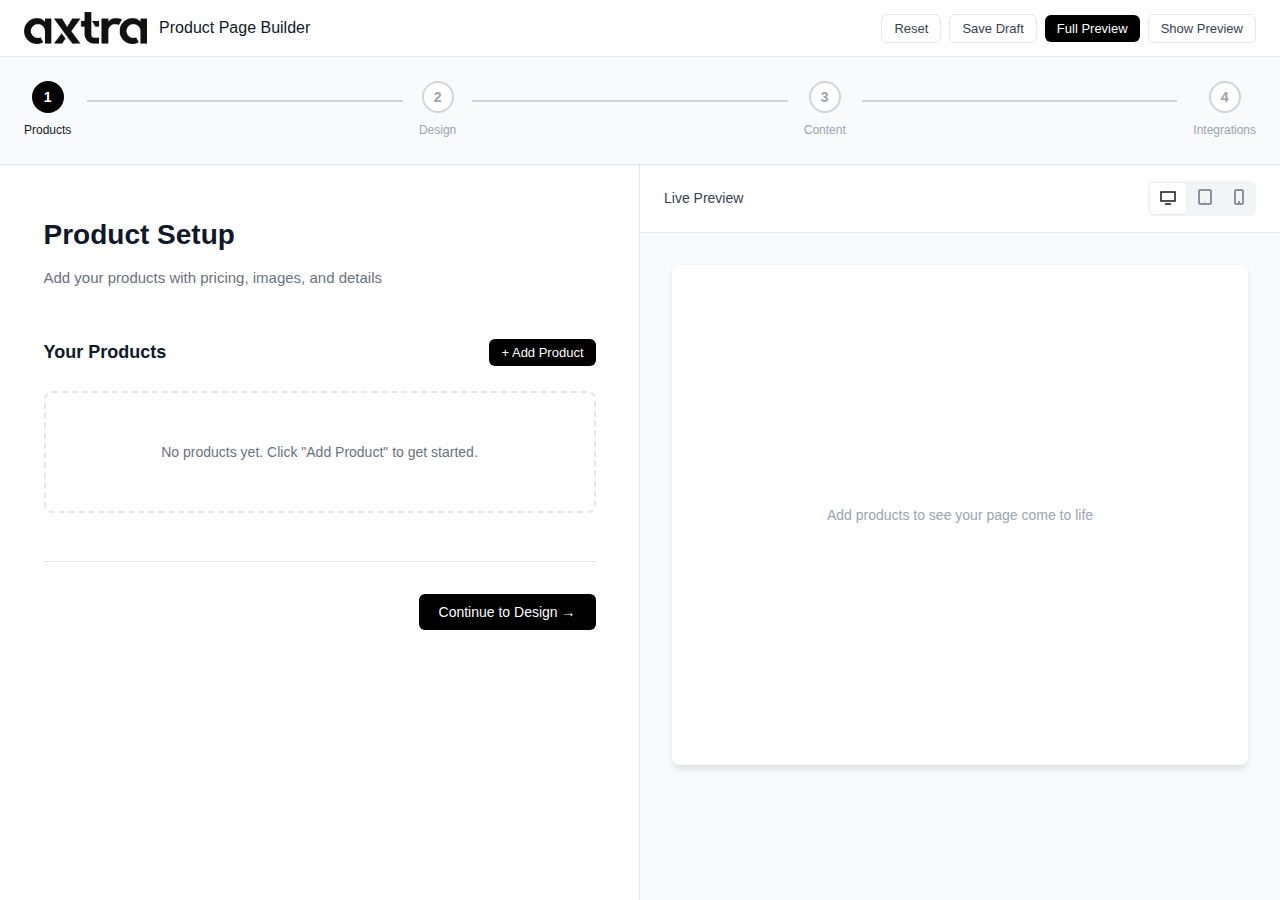
<file: index.html>
<!DOCTYPE html>
<html lang="en">
<head>
    <meta charset="UTF-8">
    <meta name="viewport" content="width=device-width, initial-scale=1.0">
    <title>Axtra Product Page Builder - Professional Edition</title>
    <link rel="stylesheet" href="css/styles-v2.css">
</head>
<body>
    <div class="builder-app">
        <!-- Header -->
        <header class="app-header">
            <div class="header-content">
                <div class="logo">
                    <img src="assets/logo/LOGO BLACK.png" alt="Axtra" class="logo-img">
                    <span class="logo-text">Product Page Builder</span>
                </div>
                
                <div class="header-actions">
                    <button class="btn-secondary btn-sm" id="clearDataBtn" title="Clear all data and start fresh">
                        Reset
                    </button>
                    <button class="btn-secondary btn-sm" id="saveDraftBtn">
                        Save Draft
                    </button>
                    <button class="btn-primary btn-sm" id="openFullPreviewBtn" title="Open full page in new window">
                        Full Preview
                    </button>
                    <button class="btn-secondary btn-sm" id="previewToggleBtn">
                        <span class="toggle-text">Show Preview</span>
                    </button>
                </div>
            </div>
            
            <!-- Step Indicator -->
            <div class="step-indicator">
                <div class="step active" data-step="1">
                    <div class="step-number">1</div>
                    <div class="step-label">Products</div>
                </div>
                <div class="step-line"></div>
                <div class="step" data-step="2">
                    <div class="step-number">2</div>
                    <div class="step-label">Design</div>
                </div>
                <div class="step-line"></div>
                <div class="step" data-step="3">
                    <div class="step-number">3</div>
                    <div class="step-label">Content</div>
                </div>
                <div class="step-line"></div>
                <div class="step" data-step="4">
                    <div class="step-number">4</div>
                    <div class="step-label">Integrations</div>
                </div>
            </div>
        </header>

        <!-- Workspace -->
        <main class="workspace">
            <!-- Left Panel: Form Steps -->
            <div class="form-panel">
                <div class="form-container">
                    
                    <!-- STEP 1: PRODUCT SETUP -->
                    <div class="step-content active" id="step1">
                        <div class="step-header">
                            <h1>Product Setup</h1>
                            <p>Add your products with pricing, images, and details</p>
                        </div>
                        
                        <!-- Products List -->
                        <div class="products-section">
                            <div class="section-title-row">
                                <h3>Your Products</h3>
                                <button class="btn-primary btn-sm" id="addProductBtn">+ Add Product</button>
                            </div>
                            
                            <div id="productsList" class="products-list">
                                <!-- Product cards will be added here -->
                                <div class="empty-state" id="emptyProducts">
                                    <p>No products yet. Click "Add Product" to get started.</p>
                                </div>
                            </div>
                        </div>
                        
                        <div class="step-actions">
                            <button class="btn-primary" data-next="2">Continue to Design →</button>
                        </div>
                    </div>

                    <!-- STEP 2: DESIGN & BRANDING -->
                    <div class="step-content" id="step2">
                        <div class="step-header">
                            <h1>Design & Branding</h1>
                            <p>Choose your industry and design style</p>
                        </div>
                        
                        <!-- Industry Selection -->
                        <div class="form-section">
                            <label class="form-label">Industry *</label>
                            <p class="field-hint">We'll apply industry-specific templates and best practices</p>
                            
                            <div class="industry-grid">
                                <label class="industry-card">
                                    <input type="radio" name="industry" value="saas">
                                    <div class="industry-content">
                                        <div class="industry-name">SaaS</div>
                                    </div>
                                </label>
                                
                                <label class="industry-card">
                                    <input type="radio" name="industry" value="ecommerce">
                                    <div class="industry-content">
                                        <div class="industry-name">E-commerce</div>
                                    </div>
                                </label>
                                
                                <label class="industry-card">
                                    <input type="radio" name="industry" value="education">
                                    <div class="industry-content">
                                        <div class="industry-name">Education</div>
                                    </div>
                                </label>
                                
                                <label class="industry-card">
                                    <input type="radio" name="industry" value="finance">
                                    <div class="industry-content">
                                        <div class="industry-name">Finance</div>
                                    </div>
                                </label>
                                
                                <label class="industry-card">
                                    <input type="radio" name="industry" value="healthcare">
                                    <div class="industry-content">
                                        <div class="industry-name">Healthcare</div>
                                    </div>
                                </label>
                                
                                <label class="industry-card">
                                    <input type="radio" name="industry" value="marketing">
                                    <div class="industry-content">
                                        <div class="industry-name">Marketing</div>
                                    </div>
                                </label>
                                
                                <label class="industry-card">
                                    <input type="radio" name="industry" value="realestate">
                                    <div class="industry-content">
                                        <div class="industry-name">Real Estate</div>
                                    </div>
                                </label>
                                
                                <label class="industry-card">
                                    <input type="radio" name="industry" value="nonprofit">
                                    <div class="industry-content">
                                        <div class="industry-name">Non-Profit</div>
                                    </div>
                                </label>
                                
                                <label class="industry-card">
                                    <input type="radio" name="industry" value="tech">
                                    <div class="industry-content">
                                        <div class="industry-name">Technology</div>
                                    </div>
                                </label>
                                
                                <label class="industry-card">
                                    <input type="radio" name="industry" value="food">
                                    <div class="industry-content">
                                        <div class="industry-name">Food & Beverage</div>
                                    </div>
                                </label>
                                
                                <label class="industry-card">
                                    <input type="radio" name="industry" value="other">
                                    <div class="industry-content">
                                        <div class="industry-name">Other</div>
                                    </div>
                                </label>
                            </div>
                        </div>
                        
                        <!-- Design Style -->
                        <div class="form-section">
                            <label class="form-label">Design Style *</label>
                            <p class="field-hint">Choose the visual approach for your page</p>
                            <div class="style-grid">
                                <label class="style-card">
                                    <input type="radio" name="designStyle" value="minimal">
                                    <div class="style-preview minimal-preview"></div>
                                    <div class="style-name">Minimal</div>
                                    <div class="style-desc">Clean & spacious</div>
                                </label>
                                
                                <label class="style-card">
                                    <input type="radio" name="designStyle" value="bold">
                                    <div class="style-preview bold-preview"></div>
                                    <div class="style-name">Bold</div>
                                    <div class="style-desc">Strong & vibrant</div>
                                </label>
                                
                                <label class="style-card">
                                    <input type="radio" name="designStyle" value="professional">
                                    <div class="style-preview professional-preview"></div>
                                    <div class="style-name">Professional</div>
                                    <div class="style-desc">Corporate & trustworthy</div>
                                </label>
                                
                                <label class="style-card">
                                    <input type="radio" name="designStyle" value="creative">
                                    <div class="style-preview creative-preview"></div>
                                    <div class="style-name">Creative</div>
                                    <div class="style-desc">Artistic & unique</div>
                                </label>
                                
                                <label class="style-card">
                                    <input type="radio" name="designStyle" value="elegant">
                                    <div class="style-preview elegant-preview"></div>
                                    <div class="style-name">Elegant</div>
                                    <div class="style-desc">Luxurious & refined</div>
                                </label>
                                
                                <label class="style-card">
                                    <input type="radio" name="designStyle" value="modern">
                                    <div class="style-preview modern-preview"></div>
                                    <div class="style-name">Modern</div>
                                    <div class="style-desc">Trendy & contemporary</div>
                                </label>
                                
                                <label class="style-card">
                                    <input type="radio" name="designStyle" value="playful">
                                    <div class="style-preview playful-preview"></div>
                                    <div class="style-name">Playful</div>
                                    <div class="style-desc">Fun & friendly</div>
                                </label>
                                
                                <label class="style-card">
                                    <input type="radio" name="designStyle" value="technical">
                                    <div class="style-preview technical-preview"></div>
                                    <div class="style-name">Technical</div>
                                    <div class="style-desc">Data-driven & precise</div>
                                </label>
                            </div>
                        </div>
                        
                        <!-- Brand Colors -->
                        <div class="form-section">
                            <label class="form-label">Brand Colors</label>
                            <p class="field-hint">Customize your color palette or use our smart defaults</p>
                            <div class="color-inputs">
                                <div class="form-group">
                                    <label>Primary Color</label>
                                    <input type="color" id="primaryColor" value="#667eea">
                                </div>
                                <div class="form-group">
                                    <label>Secondary Color</label>
                                    <input type="color" id="secondaryColor" value="#764ba2">
                                </div>
                                <div class="form-group">
                                    <label>Accent Color</label>
                                    <input type="color" id="accentColor" value="#48bb78">
                                </div>
                            </div>
                        </div>
                        
                        <!-- Advanced Customization (Progressive Disclosure) -->
                        <div class="form-section">
                            <button class="btn-ghost btn-sm" id="toggleAdvancedDesign" type="button">
                                Customize Layout & Effects
                            </button>
                            
                            <div id="advancedDesignOptions" style="display: none; margin-top: 16px;">
                                <!-- Spacing -->
                                <div class="form-group" style="margin-bottom: 16px;">
                                    <label class="form-label">Spacing</label>
                                    <div class="radio-group-inline">
                                        <label><input type="radio" name="spacing" value="compact"> Compact</label>
                                        <label><input type="radio" name="spacing" value="comfortable" checked> Comfortable</label>
                                        <label><input type="radio" name="spacing" value="spacious"> Spacious</label>
                                    </div>
                                </div>
                                
                                <!-- Border Radius -->
                                <div class="form-group" style="margin-bottom: 16px;">
                                    <label class="form-label">Corners</label>
                                    <div class="radio-group-inline">
                                        <label><input type="radio" name="borderRadius" value="sharp"> Sharp</label>
                                        <label><input type="radio" name="borderRadius" value="rounded" checked> Rounded</label>
                                        <label><input type="radio" name="borderRadius" value="pill"> Pill</label>
                                    </div>
                                </div>
                                
                                <!-- Shadows -->
                                <div class="form-group" style="margin-bottom: 16px;">
                                    <label class="form-label">Shadows</label>
                                    <div class="radio-group-inline">
                                        <label><input type="radio" name="shadows" value="none"> None</label>
                                        <label><input type="radio" name="shadows" value="subtle" checked> Subtle</label>
                                        <label><input type="radio" name="shadows" value="dramatic"> Dramatic</label>
                                    </div>
                                </div>
                                
                                <!-- Animations -->
                                <div class="form-group">
                                    <label class="form-label">Animations</label>
                                    <div class="radio-group-inline">
                                        <label><input type="radio" name="animations" value="none"> None</label>
                                        <label><input type="radio" name="animations" value="subtle" checked> Subtle</label>
                                        <label><input type="radio" name="animations" value="playful"> Playful</label>
                                    </div>
                                </div>
                            </div>
                        </div>
                        
                        <div class="step-actions">
                            <button class="btn-secondary" data-prev="1">← Back</button>
                            <button class="btn-primary" data-next="3">Continue to Content →</button>
                        </div>
                    </div>

                    <!-- STEP 3: CONTENT & COPY -->
                    <div class="step-content" id="step3">
                        <div class="step-header">
                            <h1>Content & Copy</h1>
                            <p>Write compelling copy for your product page</p>
                        </div>
                        
                        <!-- Hero Section -->
                        <div class="form-section">
                            <label class="form-label">Hero Headline *</label>
                            <input type="text" class="form-input" id="heroHeadline" placeholder="Transform Your Life Today">
                        </div>
                        
                        <div class="form-section">
                            <label class="form-label">Hero Subheadline</label>
                            <textarea class="form-textarea" id="heroSubheadline" rows="2" placeholder="The ultimate solution for..."></textarea>
                        </div>
                        
                        <!-- Features -->
                        <div class="form-section">
                            <label class="form-label">Key Features</label>
                            <div id="featuresList">
                                <div class="dynamic-input">
                                    <input type="text" class="form-input" placeholder="Feature 1">
                                    <button class="btn-icon" onclick="removeInput(this)">×</button>
                                </div>
                            </div>
                            <button class="btn-ghost btn-sm" onclick="addFeature()">+ Add Feature</button>
                        </div>
                        
                        <!-- Benefits -->
                        <div class="form-section">
                            <label class="form-label">Benefits</label>
                            <div id="benefitsList">
                                <div class="dynamic-input">
                                    <textarea class="form-textarea" rows="2" placeholder="Benefit description"></textarea>
                                    <button class="btn-icon" onclick="removeInput(this)">×</button>
                                </div>
                            </div>
                            <button class="btn-ghost btn-sm" onclick="addBenefit()">+ Add Benefit</button>
                        </div>
                        
                        <!-- Testimonials -->
                        <div class="form-section">
                            <label class="form-label">Testimonials</label>
                            <div id="testimonialsList">
                                <div class="testimonial-input">
                                    <textarea class="form-textarea" rows="3" placeholder="Testimonial text"></textarea>
                                    <input type="text" class="form-input" placeholder="Customer name">
                                    <button class="btn-icon" onclick="removeInput(this)">×</button>
                                </div>
                            </div>
                            <button class="btn-ghost btn-sm" onclick="addTestimonial()">+ Add Testimonial</button>
                        </div>
                        
                        <div class="step-actions">
                            <button class="btn-secondary" data-prev="2">← Back</button>
                            <button class="btn-primary" data-next="4">Continue to Integrations →</button>
                        </div>
                    </div>

                    <!-- STEP 4: INTEGRATIONS & MARKETING -->
                    <div class="step-content" id="step4">
                        <div class="step-header">
                            <h1>Integrations & Marketing</h1>
                            <p>Connect your tools and analytics</p>
                        </div>
                        
                        <!-- Lean X Payment -->
                        <div class="form-section">
                            <label class="form-label">Lean X Payment Gateway *</label>
                            <input type="text" class="form-input" id="leanxApiKey" placeholder="Your Lean X API Key">
                        </div>
                        
                        <!-- Email Marketing -->
                        <div class="form-section">
                            <label class="form-label">Email Marketing</label>
                            <select class="form-select" id="emailProvider">
                                <option value="">Select provider (optional)</option>
                                <option value="mailchimp">Mailchimp</option>
                                <option value="convertkit">ConvertKit</option>
                                <option value="klaviyo">Klaviyo</option>
                            </select>
                            <input type="text" class="form-input" id="emailApiKey" placeholder="API Key" style="margin-top: 8px; display: none;">
                        </div>
                        
                        <!-- Analytics -->
                        <div class="form-section">
                            <label class="form-label">Analytics & Tracking</label>
                            <input type="text" class="form-input" id="googleAnalytics" placeholder="Google Analytics ID (optional)">
                            <input type="text" class="form-input" id="facebookPixel" placeholder="Facebook Pixel ID (optional)" style="margin-top: 8px;">
                        </div>
                        
                        <div class="step-actions">
                            <button class="btn-secondary" data-prev="3">← Back</button>
                            <button class="btn-success" id="generatePageBtn">Generate Product Page →</button>
                        </div>
                    </div>

                </div>
            </div>

            <!-- Right Panel: Live Preview -->
            <div class="preview-panel" id="previewPanel">
                <div class="preview-header">
                    <div class="preview-title">Live Preview</div>
                    <div class="device-toggle">
                        <button class="device-btn active" data-device="desktop" title="Desktop">
                            <svg width="16" height="16" viewBox="0 0 16 16" fill="none">
                                <rect x="1" y="3" width="14" height="9" stroke="currentColor" stroke-width="1.5"/>
                                <line x1="5" y1="15" x2="11" y2="15" stroke="currentColor" stroke-width="1.5"/>
                            </svg>
                        </button>
                        <button class="device-btn" data-device="tablet" title="Tablet">
                            <svg width="14" height="16" viewBox="0 0 14 16" fill="none">
                                <rect x="1" y="1" width="12" height="14" rx="1" stroke="currentColor" stroke-width="1.5"/>
                                <circle cx="7" cy="13" r="0.5" fill="currentColor"/>
                            </svg>
                        </button>
                        <button class="device-btn" data-device="mobile" title="Mobile">
                            <svg width="10" height="16" viewBox="0 0 10 16" fill="none">
                                <rect x="1" y="1" width="8" height="14" rx="1" stroke="currentColor" stroke-width="1.5"/>
                                <line x1="4" y1="13" x2="6" y2="13" stroke="currentColor" stroke-width="1.5"/>
                            </svg>
                        </button>
                    </div>
                </div>
                
                <div class="preview-viewport" data-device="desktop">
                    <div class="preview-frame">
                        <div id="livePreview" class="preview-content">
                            <div class="preview-placeholder">
                                <p>Add products to see your page come to life</p>
                            </div>
                        </div>
                    </div>
                </div>
            </div>
        </main>
    </div>

    <!-- Product Modal -->
    <div class="modal" id="productModal">
        <div class="modal-content modal-large">
            <div class="modal-header">
                <h2 id="modalTitle">Add Product</h2>
                <button class="modal-close" onclick="closeProductModal()">×</button>
            </div>
            
            <div class="modal-body">
                <!-- Basic Info -->
                <div class="form-group">
                    <label>Product Name *</label>
                    <input type="text" class="form-input" id="productName" placeholder="Premium Cotton T-Shirt">
                </div>
                
                <div class="form-group">
                    <label>Product Type</label>
                    <select class="form-select" id="productType">
                        <option value="physical">Physical Product</option>
                        <option value="digital">Digital Product</option>
                        <option value="service">Service</option>
                    </select>
                </div>
                
                <div class="form-row">
                    <div class="form-group">
                        <label>Base Price (RM) *</label>
                        <input type="number" class="form-input" id="productPrice" placeholder="49.00" step="0.01">
                    </div>
                    <div class="form-group">
                        <label>Compare At Price (RM)</label>
                        <input type="number" class="form-input" id="productComparePrice" placeholder="79.00" step="0.01">
                        <small style="color: var(--gray-500); font-size: 12px;">Original price (shows as strikethrough)</small>
                    </div>
                </div>
                
                <div class="form-group">
                    <label>Description</label>
                    <textarea class="form-textarea" id="productDescription" rows="3" placeholder="High-quality cotton t-shirt with premium finishing..."></textarea>
                </div>
                
                <!-- Images -->
                <div class="form-group">
                    <label>Product Images</label>
                    <input type="file" class="form-input" id="productImages" accept="image/*" multiple>
                    <small style="color: var(--gray-500); font-size: 12px;">Upload multiple images. First image will be the main image.</small>
                    <div id="imagePreviewContainer" style="display: flex; gap: 8px; margin-top: 8px; flex-wrap: wrap;"></div>
                </div>
                
                <!-- Inventory -->
                <div class="form-group">
                    <label style="display: flex; align-items: center; gap: 8px;">
                        <input type="checkbox" id="trackInventory" checked>
                        Track Inventory
                    </label>
                </div>
                
                <div class="form-row" id="inventoryFields">
                    <div class="form-group">
                        <label>Stock Quantity</label>
                        <input type="number" class="form-input" id="productStock" placeholder="100" min="0">
                    </div>
                    <div class="form-group">
                        <label>SKU</label>
                        <input type="text" class="form-input" id="productSKU" placeholder="TS-001">
                    </div>
                </div>
                
                <!-- Variants -->
                <div class="form-section" style="margin-top: 24px; padding-top: 24px; border-top: 1px solid var(--color-border);">
                    <label style="display: flex; align-items: center; gap: 8px; margin-bottom: 16px;">
                        <input type="checkbox" id="hasVariants">
                        <strong>This product has variants (e.g., Size, Color)</strong>
                    </label>
                    
                    <div id="variantsSection" style="display: none;">
                        <!-- Variant Types -->
                        <div class="form-group">
                            <label>Variant Options</label>
                            <div id="variantOptions">
                                <!-- Variant options will be added here -->
                            </div>
                            <button type="button" class="btn-ghost btn-sm" onclick="addVariantOption()" style="margin-top: 8px;">+ Add Option (e.g., Size, Color)</button>
                        </div>
                        
                        <!-- Variant Combinations -->
                        <div id="variantCombinations" style="margin-top: 16px;">
                            <!-- Auto-generated variant combinations will appear here -->
                        </div>
                    </div>
                </div>
                
                <!-- Shipping (for physical products) -->
                <div class="form-section" id="shippingSection" style="margin-top: 24px; padding-top: 24px; border-top: 1px solid var(--color-border);">
                    <label style="margin-bottom: 16px;"><strong>Shipping Information</strong></label>
                    <div class="form-row">
                        <div class="form-group">
                            <label>Weight (kg)</label>
                            <input type="number" class="form-input" id="productWeight" placeholder="0.5" step="0.01">
                        </div>
                        <div class="form-group">
                            <label>Dimensions (L×W×H cm)</label>
                            <input type="text" class="form-input" id="productDimensions" placeholder="30×20×5">
                        </div>
                    </div>
                </div>
            </div>
            
            <div class="modal-footer">
                <button class="btn-secondary" onclick="closeProductModal()">Cancel</button>
                <button class="btn-primary" id="saveProductBtn">Save Product</button>
            </div>
        </div>
    </div>

    <script src="js/design-engine.js"></script>
    <script src="js/app-v2.js"></script>
</body>
</html>
</file>
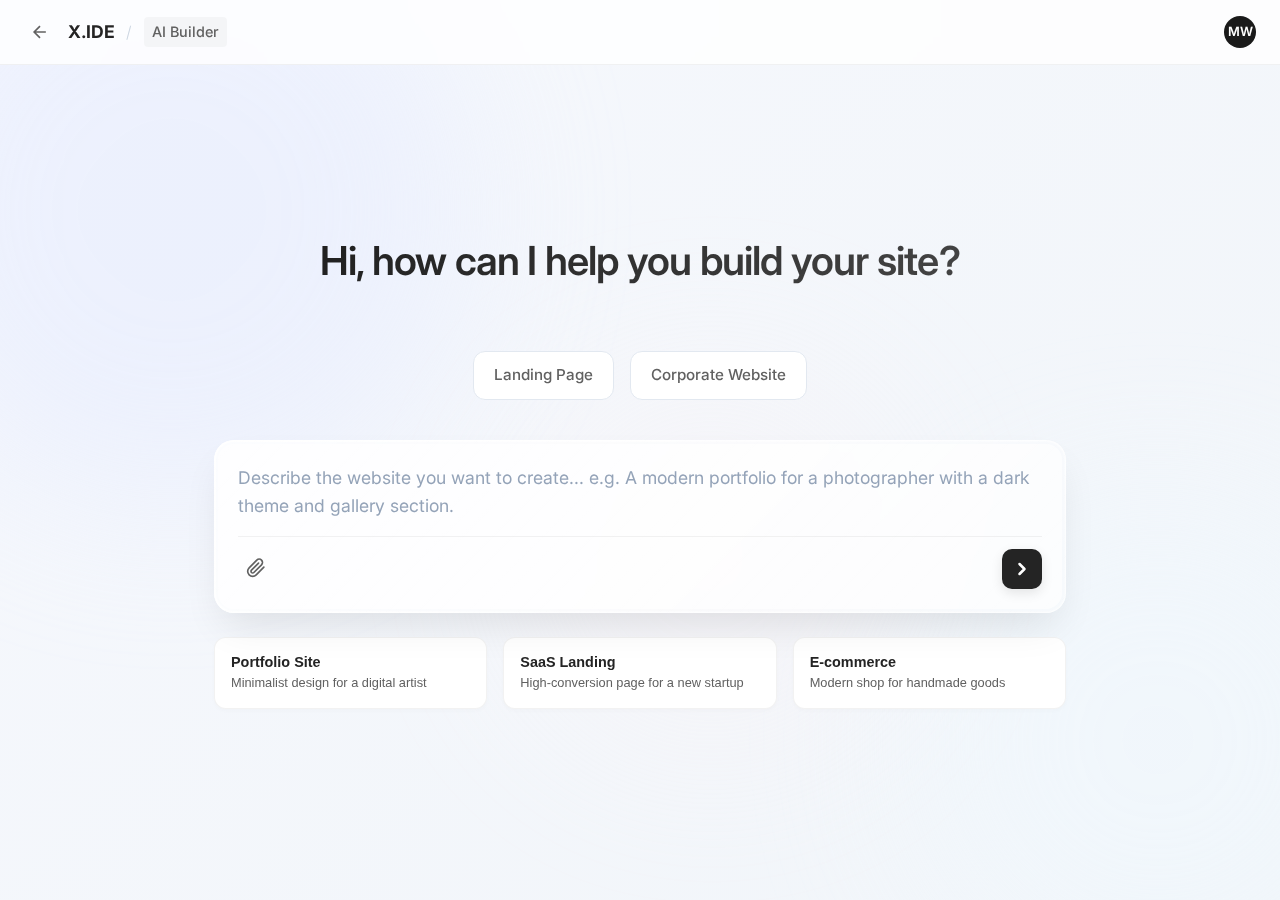
<file: ai-builder.html>
<!DOCTYPE html>
<html lang="en">
<head>
    <meta charset="UTF-8">
    <meta name="viewport" content="width=device-width, initial-scale=1.0">
    <title>X.IDE - AI Website Builder</title>
    <link rel="preconnect" href="https://fonts.googleapis.com">
    <link rel="preconnect" href="https://fonts.gstatic.com" crossorigin>
    <link href="https://fonts.googleapis.com/css2?family=Inter:wght@300;400;500;600;700&family=Segoe+UI:wght@300;400;600;700&display=swap" rel="stylesheet">
    <link rel="stylesheet" href="css/ai-builder.css">
</head>
<body>
    <!-- Background Gradients -->
    <div class="gradient-bg">
        <div class="blob blob-1"></div>
        <div class="blob blob-2"></div>
        <div class="blob blob-3"></div>
    </div>

    <!-- Header -->
    <header class="app-header">
        <div class="header-content">
            <div class="logo-area">
                <a href="index.html" class="back-link">
                    <svg width="20" height="20" viewBox="0 0 24 24" fill="none" stroke="currentColor" stroke-width="2">
                        <path d="M19 12H5M12 19l-7-7 7-7"/>
                    </svg>
                </a>
                <div class="logo">X.IDE</div>
                <div class="divider">/</div>
                <div class="app-name">AI Builder</div>
            </div>
            
            <div class="header-actions">
                <div class="user-profile">
                    <div class="avatar">MW</div>
                </div>
            </div>
        </div>
    </header>

    <main class="ai-workspace">
        <div class="ai-container">
            <!-- Hero Section -->
            <div class="ai-hero">
                <h1>Hi, how can I help you build your site?</h1>
            </div>

            <!-- Type Selection -->
            <div class="type-selection">
                <label class="type-option">
                    <input type="radio" name="site-type" value="landing" checked>
                    <div class="option-card">
                        <span class="option-label">Landing Page</span>
                    </div>
                </label>
                <label class="type-option">
                    <input type="radio" name="site-type" value="corporate">
                    <div class="option-card">
                        <span class="option-label">Corporate Website</span>
                    </div>
                </label>
            </div>

            <!-- Prompt Interface -->
            <div class="prompt-interface">
                <div class="prompt-box-wrapper">
                    <div class="prompt-box">
                        <textarea placeholder="Describe the website you want to create... e.g. A modern portfolio for a photographer with a dark theme and gallery section."></textarea>
                        <div class="prompt-actions">
                            <button class="attach-btn" title="Attach reference">
                                <svg width="20" height="20" viewBox="0 0 24 24" fill="none" stroke="currentColor" stroke-width="2" stroke-linecap="round" stroke-linejoin="round">
                                    <path d="M21.44 11.05l-9.19 9.19a6 6 0 0 1-8.49-8.49l9.19-9.19a4 4 0 0 1 5.66 5.66l-9.2 9.19a2 2 0 0 1-2.83-2.83l8.49-8.48"/>
                                </svg>
                            </button>
                            <button class="generate-btn" title="Generate Site">
                                <svg width="20" height="20" viewBox="0 0 24 24" fill="none" stroke="currentColor" stroke-width="3" stroke-linecap="round" stroke-linejoin="round">
                                    <path d="M9 18l6-6-6-6"/>
                                </svg>
                            </button>
                        </div>
                    </div>
                </div>

                <!-- Suggestions -->
                <div class="suggestions-grid">
                    <button class="suggestion-card" data-prompt="Create a minimalist portfolio website for a digital artist. The design should be clean and dark-themed, featuring a masonry grid gallery to showcase artwork, an 'About Me' section with a biography, and a contact form. Use high-contrast typography and subtle animations.">
                        <div class="suggestion-text">
                            <strong>Portfolio Site</strong>
                            <span>Minimalist design for a digital artist</span>
                        </div>
                    </button>
                    <button class="suggestion-card" data-prompt="Build a high-conversion landing page for a new AI SaaS startup. The hero section should have a compelling headline and a call-to-action button. Include sections for features with icons, a pricing table with three tiers, customer testimonials, and a footer with social links. Use a modern, tech-focused color palette.">
                        <div class="suggestion-text">
                            <strong>SaaS Landing</strong>
                            <span>High-conversion page for a new startup</span>
                        </div>
                    </button>
                    <button class="suggestion-card" data-prompt="Design a modern e-commerce storefront for a handmade goods brand. The homepage should feature a hero slider, a 'New Arrivals' product grid, and categories for 'Home Decor', 'Jewelry', and 'Gifts'. Include a shopping cart functionality, product detail pages with reviews, and a newsletter signup form. Use warm, earthy tones.">
                        <div class="suggestion-text">
                            <strong>E-commerce</strong>
                            <span>Modern shop for handmade goods</span>
                        </div>
                    </button>
                </div>
            </div>

            <!-- Loading State -->
            <div id="generation-loading" class="generation-loading hidden">
                <div class="loading-content">
                    <div class="spinner"></div>
                    <div class="loading-text-container">
                        <div class="loading-step active" id="step-1">Analyzing requirements...</div>
                        <div class="loading-step" id="step-2">Generating layout structure...</div>
                        <div class="loading-step" id="step-3">Applying design system...</div>
                        <div class="loading-step" id="step-4">Finalizing content...</div>
                    </div>
                </div>
            </div>

            <!-- Result Preview -->
            <div id="generation-result" class="generation-result hidden">
                <div class="result-header">
                    <h3>Generated Preview</h3>
                    <div class="result-actions">
                        <a href="level-2.html" class="action-btn secondary" style="text-decoration: none;">
                            <svg width="16" height="16" viewBox="0 0 24 24" fill="none" stroke="currentColor" stroke-width="2" stroke-linecap="round" stroke-linejoin="round"><path d="M11 4H4a2 2 0 0 0-2 2v14a2 2 0 0 0 2 2h14a2 2 0 0 0 2-2v-7"></path><path d="M18.5 2.5a2.121 2.121 0 0 1 3 3L12 15l-4 1 1-4 9.5-9.5z"></path></svg>
                            Edit
                        </a>
                        <button class="action-btn primary" id="make-live-btn">
                            <svg width="16" height="16" viewBox="0 0 24 24" fill="none" stroke="currentColor" stroke-width="2" stroke-linecap="round" stroke-linejoin="round"><path d="M18 13v6a2 2 0 0 1-2 2H5a2 2 0 0 1-2-2V8a2 2 0 0 1 2-2h6"></path><polyline points="15 3 21 3 21 9"></polyline><line x1="10" y1="14" x2="21" y2="3"></line></svg>
                            Make Website Live
                        </button>
                    </div>
                </div>
                <div class="browser-mockup">
                    <div class="browser-bar">
                        <div class="browser-dots">
                            <span></span><span></span><span></span>
                        </div>
                        <div class="browser-address">https://preview.xide.ai/generated-site</div>
                    </div>
                    <div class="browser-viewport" id="mock-site-content">
                        <!-- Content will be injected here -->
                    </div>
                </div>
            </div>
        </div>
    </main>

    <!-- Notification Toast -->
    <div id="notification-toast" class="notification-toast">
        <div class="notification-content">
            <svg width="20" height="20" viewBox="0 0 24 24" fill="none" stroke="currentColor" stroke-width="2" stroke-linecap="round" stroke-linejoin="round">
                <polyline points="20 6 9 17 4 12"></polyline>
            </svg>
            <span>Request received! We're working on it.</span>
        </div>
    </div>

    <!-- Registration Modal -->
    <div id="registration-modal" class="modal-overlay hidden">
        <div class="modal-container">
            <div class="modal-header">
                <h3>Make Your Website Live</h3>
                <button class="close-modal-btn">
                    <svg width="20" height="20" viewBox="0 0 24 24" fill="none" stroke="currentColor" stroke-width="2" stroke-linecap="round" stroke-linejoin="round"><line x1="18" y1="6" x2="6" y2="18"></line><line x1="6" y1="6" x2="18" y2="18"></line></svg>
                </button>
            </div>
            <div class="modal-body">
                <img src="assets/logo/LeanX.png" alt="LeanX Logo" class="modal-logo">
                <p>Register with <strong>Lean.x</strong> to get your domain setup and publish your website to the world.</p>
                <div class="modal-features">
                    <div class="feature-row">
                        <span>Free custom domain</span>
                    </div>
                    <div class="feature-row">
                        <span>SSL Security included</span>
                    </div>
                    <div class="feature-row">
                        <span>Global CDN hosting</span>
                    </div>
                </div>
            </div>
            <div class="modal-footer">
                <button class="action-btn secondary close-modal-btn">Cancel</button>
                <a href="https://leanx-sign-up.vercel.app/signup.html" class="action-btn primary" style="text-decoration: none;">Register Now</a>
            </div>
        </div>
    </div>

    <script>
        // Simple interaction for the radio buttons to add active class
        const options = document.querySelectorAll('.type-option input');
        options.forEach(option => {
            option.addEventListener('change', (e) => {
                document.querySelectorAll('.option-card').forEach(card => card.classList.remove('active'));
                e.target.nextElementSibling.classList.add('active');
            });
        });

        // Handle suggestion clicks
        const suggestionCards = document.querySelectorAll('.suggestion-card');
        const promptTextarea = document.querySelector('.prompt-box textarea');

        suggestionCards.forEach(card => {
            card.addEventListener('click', () => {
                const prompt = card.getAttribute('data-prompt');
                if (prompt) {
                    promptTextarea.value = prompt;
                    // Optional: Focus the textarea and scroll to it
                    promptTextarea.focus();
                }
            });
        });

        // Handle Generate Button Click
        const generateBtn = document.querySelector('.generate-btn');
        const notificationToast = document.getElementById('notification-toast');
        const loadingContainer = document.getElementById('generation-loading');
        const resultContainer = document.getElementById('generation-result');
        const mockSiteContent = document.getElementById('mock-site-content');
        const loadingSteps = document.querySelectorAll('.loading-step');

        // Templates with Multi-page Support
        const templates = {
            portfolio: {
                home: `
                    <div class="mock-site">
                        <nav class="mock-nav">
                            <div class="mock-logo" onclick="renderPage('portfolio', 'home')" style="cursor: pointer">ALEX.DESIGN</div>
                            <div class="mock-links">
                                <span onclick="renderPage('portfolio', 'work')" style="cursor: pointer">Work</span>
                                <span onclick="renderPage('portfolio', 'about')" style="cursor: pointer">About</span>
                                <span onclick="renderPage('portfolio', 'contact')" style="cursor: pointer">Contact</span>
                            </div>
                        </nav>
                        <div class="mock-hero">
                            <h1>Visual Storytelling for Brands</h1>
                            <p>I create digital experiences that leave a lasting impression. Minimalist, functional, and beautiful.</p>
                            <a onclick="renderPage('portfolio', 'work')" class="mock-btn" style="cursor: pointer">View Projects</a>
                        </div>
                        <div class="mock-grid">
                            <div class="mock-card">
                                <div class="mock-card-img" style="background: #e2e8f0"></div>
                                <h3>Fintech App Redesign</h3>
                                <p>UI/UX Case Study</p>
                            </div>
                            <div class="mock-card">
                                <div class="mock-card-img" style="background: #cbd5e1"></div>
                                <h3>EcoTravel Brand Identity</h3>
                                <p>Branding & Logo</p>
                            </div>
                            <div class="mock-card">
                                <div class="mock-card-img" style="background: #94a3b8"></div>
                                <h3>Modern Architecture</h3>
                                <p>Web Design</p>
                            </div>
                        </div>
                    </div>
                `,
                work: `
                    <div class="mock-site">
                        <nav class="mock-nav">
                            <div class="mock-logo" onclick="renderPage('portfolio', 'home')" style="cursor: pointer">ALEX.DESIGN</div>
                            <div class="mock-links">
                                <span onclick="renderPage('portfolio', 'work')" style="cursor: pointer; font-weight: 600; color: #000;">Work</span>
                                <span onclick="renderPage('portfolio', 'about')" style="cursor: pointer">About</span>
                                <span onclick="renderPage('portfolio', 'contact')" style="cursor: pointer">Contact</span>
                            </div>
                        </nav>
                        <div style="padding: 60px 40px;">
                            <h2 style="font-size: 2rem; margin-bottom: 40px;">Selected Works</h2>
                            <div class="mock-grid" style="padding: 0; grid-template-columns: repeat(2, 1fr);">
                                <div class="mock-card">
                                    <div class="mock-card-img" style="background: #e2e8f0; height: 240px;"></div>
                                    <h3>Fintech App Redesign</h3>
                                    <p>Product Design • 2024</p>
                                </div>
                                <div class="mock-card">
                                    <div class="mock-card-img" style="background: #cbd5e1; height: 240px;"></div>
                                    <h3>EcoTravel Brand Identity</h3>
                                    <p>Branding • 2023</p>
                                </div>
                                <div class="mock-card">
                                    <div class="mock-card-img" style="background: #94a3b8; height: 240px;"></div>
                                    <h3>Modern Architecture</h3>
                                    <p>Web Design • 2023</p>
                                </div>
                                <div class="mock-card">
                                    <div class="mock-card-img" style="background: #f1f5f9; height: 240px;"></div>
                                    <h3>Neon Stream App</h3>
                                    <p>Mobile UI • 2022</p>
                                </div>
                            </div>
                        </div>
                    </div>
                `,
                about: `
                    <div class="mock-site">
                        <nav class="mock-nav">
                            <div class="mock-logo" onclick="renderPage('portfolio', 'home')" style="cursor: pointer">ALEX.DESIGN</div>
                            <div class="mock-links">
                                <span onclick="renderPage('portfolio', 'work')" style="cursor: pointer">Work</span>
                                <span onclick="renderPage('portfolio', 'about')" style="cursor: pointer; font-weight: 600; color: #000;">About</span>
                                <span onclick="renderPage('portfolio', 'contact')" style="cursor: pointer">Contact</span>
                            </div>
                        </nav>
                        <div style="padding: 80px 40px; max-width: 800px; margin: 0 auto;">
                            <div style="width: 100px; height: 100px; background: #333; border-radius: 50%; margin-bottom: 30px;"></div>
                            <h2 style="font-size: 2.5rem; margin-bottom: 20px;">Hi, I'm Alex.</h2>
                            <p style="font-size: 1.2rem; line-height: 1.6; color: #444; margin-bottom: 20px;">
                                I am a multidisciplinary designer focusing on digital experiences. With over 5 years of experience, I help brands tell their stories through clean, functional, and beautiful design.
                            </p>
                            <p style="font-size: 1.2rem; line-height: 1.6; color: #444;">
                                Currently based in New York, working with clients worldwide.
                            </p>
                        </div>
                    </div>
                `,
                contact: `
                    <div class="mock-site">
                        <nav class="mock-nav">
                            <div class="mock-logo" onclick="renderPage('portfolio', 'home')" style="cursor: pointer">ALEX.DESIGN</div>
                            <div class="mock-links">
                                <span onclick="renderPage('portfolio', 'work')" style="cursor: pointer">Work</span>
                                <span onclick="renderPage('portfolio', 'about')" style="cursor: pointer">About</span>
                                <span onclick="renderPage('portfolio', 'contact')" style="cursor: pointer; font-weight: 600; color: #000;">Contact</span>
                            </div>
                        </nav>
                        <div style="padding: 80px 40px; max-width: 600px; margin: 0 auto;">
                            <h2 style="font-size: 2rem; margin-bottom: 10px;">Let's work together</h2>
                            <p style="color: #666; margin-bottom: 40px;">Have a project in mind? Fill out the form below.</p>
                            <div style="display: flex; flex-direction: column; gap: 20px;">
                                <input type="text" placeholder="Name" style="padding: 12px; border: 1px solid #ddd; border-radius: 6px;">
                                <input type="email" placeholder="Email" style="padding: 12px; border: 1px solid #ddd; border-radius: 6px;">
                                <textarea placeholder="Message" style="padding: 12px; border: 1px solid #ddd; border-radius: 6px; height: 120px;"></textarea>
                                <button class="mock-btn" style="border: none; cursor: pointer;">Send Message</button>
                            </div>
                        </div>
                    </div>
                `
            },
            saas: {
                home: `
                    <div class="mock-site">
                        <nav class="mock-nav">
                            <div class="mock-logo" onclick="renderPage('saas', 'home')" style="cursor: pointer">ScaleUp.ai</div>
                            <div class="mock-links">
                                <span onclick="renderPage('saas', 'features')" style="cursor: pointer">Features</span>
                                <span onclick="renderPage('saas', 'pricing')" style="cursor: pointer">Pricing</span>
                                <span onclick="renderPage('saas', 'login')" style="cursor: pointer">Login</span>
                            </div>
                        </nav>
                        <div class="mock-hero">
                            <h1>Automate Your Workflow with AI</h1>
                            <p>Stop wasting time on manual tasks. Our AI-powered platform handles the busy work so you can focus on growth.</p>
                            <a onclick="renderPage('saas', 'pricing')" class="mock-btn" style="background: #2563eb; cursor: pointer;">Start Free Trial</a>
                        </div>
                        <div class="mock-grid">
                            <div class="mock-card">
                                <div class="mock-card-img" style="background: #dbeafe"></div>
                                <h3>Smart Analytics</h3>
                                <p>Real-time insights into your data.</p>
                            </div>
                            <div class="mock-card">
                                <div class="mock-card-img" style="background: #bfdbfe"></div>
                                <h3>Team Collaboration</h3>
                                <p>Work together seamlessly.</p>
                            </div>
                            <div class="mock-card">
                                <div class="mock-card-img" style="background: #93c5fd"></div>
                                <h3>Automated Reports</h3>
                                <p>Weekly summaries delivered to inbox.</p>
                            </div>
                        </div>
                    </div>
                `,
                features: `
                    <div class="mock-site">
                        <nav class="mock-nav">
                            <div class="mock-logo" onclick="renderPage('saas', 'home')" style="cursor: pointer">ScaleUp.ai</div>
                            <div class="mock-links">
                                <span onclick="renderPage('saas', 'features')" style="cursor: pointer; font-weight: 600; color: #2563eb;">Features</span>
                                <span onclick="renderPage('saas', 'pricing')" style="cursor: pointer">Pricing</span>
                                <span onclick="renderPage('saas', 'login')" style="cursor: pointer">Login</span>
                            </div>
                        </nav>
                        <div style="padding: 60px 40px;">
                            <h2 style="text-align: center; font-size: 2rem; margin-bottom: 60px;">Powerful Features</h2>
                            <div style="display: grid; grid-template-columns: 1fr 1fr; gap: 40px; align-items: center;">
                                <div style="height: 300px; background: #eff6ff; border-radius: 12px;"></div>
                                <div>
                                    <h3 style="font-size: 1.5rem; margin-bottom: 16px;">Advanced Analytics</h3>
                                    <p style="color: #666; line-height: 1.6;">Get deep insights into your business performance with our AI-driven analytics dashboard. Track key metrics in real-time.</p>
                                </div>
                            </div>
                            <div style="display: grid; grid-template-columns: 1fr 1fr; gap: 40px; align-items: center; margin-top: 60px;">
                                <div>
                                    <h3 style="font-size: 1.5rem; margin-bottom: 16px;">Automated Workflows</h3>
                                    <p style="color: #666; line-height: 1.6;">Set up triggers and actions to automate repetitive tasks. Save hours every week and reduce human error.</p>
                                </div>
                                <div style="height: 300px; background: #f0f9ff; border-radius: 12px;"></div>
                            </div>
                        </div>
                    </div>
                `,
                pricing: `
                    <div class="mock-site">
                        <nav class="mock-nav">
                            <div class="mock-logo" onclick="renderPage('saas', 'home')" style="cursor: pointer">ScaleUp.ai</div>
                            <div class="mock-links">
                                <span onclick="renderPage('saas', 'features')" style="cursor: pointer">Features</span>
                                <span onclick="renderPage('saas', 'pricing')" style="cursor: pointer; font-weight: 600; color: #2563eb;">Pricing</span>
                                <span onclick="renderPage('saas', 'login')" style="cursor: pointer">Login</span>
                            </div>
                        </nav>
                        <div style="padding: 60px 40px; text-align: center;">
                            <h2 style="font-size: 2rem; margin-bottom: 10px;">Simple Pricing</h2>
                            <p style="color: #666; margin-bottom: 50px;">Start for free, upgrade as you grow.</p>
                            <div style="display: grid; grid-template-columns: repeat(3, 1fr); gap: 20px;">
                                <div class="mock-card" style="text-align: center; padding: 40px 20px;">
                                    <h3 style="font-size: 1.2rem;">Starter</h3>
                                    <div style="font-size: 2.5rem; font-weight: 700; margin: 20px 0;">$0</div>
                                    <p style="color: #666; margin-bottom: 20px;">For individuals</p>
                                    <button style="width: 100%; padding: 10px; border: 1px solid #2563eb; color: #2563eb; background: white; border-radius: 6px; cursor: pointer;">Get Started</button>
                                </div>
                                <div class="mock-card" style="text-align: center; padding: 40px 20px; border: 2px solid #2563eb; position: relative;">
                                    <div style="position: absolute; top: -12px; left: 50%; transform: translateX(-50%); background: #2563eb; color: white; padding: 4px 12px; border-radius: 12px; font-size: 0.8rem;">POPULAR</div>
                                    <h3 style="font-size: 1.2rem;">Pro</h3>
                                    <div style="font-size: 2.5rem; font-weight: 700; margin: 20px 0;">$29</div>
                                    <p style="color: #666; margin-bottom: 20px;">For small teams</p>
                                    <button style="width: 100%; padding: 10px; border: none; background: #2563eb; color: white; border-radius: 6px; cursor: pointer;">Start Trial</button>
                                </div>
                                <div class="mock-card" style="text-align: center; padding: 40px 20px;">
                                    <h3 style="font-size: 1.2rem;">Enterprise</h3>
                                    <div style="font-size: 2.5rem; font-weight: 700; margin: 20px 0;">$99</div>
                                    <p style="color: #666; margin-bottom: 20px;">For large orgs</p>
                                    <button style="width: 100%; padding: 10px; border: 1px solid #2563eb; color: #2563eb; background: white; border-radius: 6px; cursor: pointer;">Contact Sales</button>
                                </div>
                            </div>
                        </div>
                    </div>
                `,
                login: `
                    <div class="mock-site">
                        <nav class="mock-nav">
                            <div class="mock-logo" onclick="renderPage('saas', 'home')" style="cursor: pointer">ScaleUp.ai</div>
                            <div class="mock-links">
                                <span onclick="renderPage('saas', 'features')" style="cursor: pointer">Features</span>
                                <span onclick="renderPage('saas', 'pricing')" style="cursor: pointer">Pricing</span>
                                <span onclick="renderPage('saas', 'login')" style="cursor: pointer; font-weight: 600; color: #2563eb;">Login</span>
                            </div>
                        </nav>
                        <div style="padding: 80px 40px; display: flex; justify-content: center;">
                            <div style="width: 100%; max-width: 400px; padding: 40px; border: 1px solid #eee; border-radius: 12px; box-shadow: 0 4px 12px rgba(0,0,0,0.05);">
                                <h2 style="text-align: center; margin-bottom: 30px;">Welcome Back</h2>
                                <div style="display: flex; flex-direction: column; gap: 16px;">
                                    <input type="email" placeholder="Email address" style="padding: 12px; border: 1px solid #ddd; border-radius: 6px;">
                                    <input type="password" placeholder="Password" style="padding: 12px; border: 1px solid #ddd; border-radius: 6px;">
                                    <button style="padding: 12px; background: #2563eb; color: white; border: none; border-radius: 6px; cursor: pointer; font-weight: 500;">Sign In</button>
                                    <p style="text-align: center; font-size: 0.9rem; color: #666;">Don't have an account? <span style="color: #2563eb; cursor: pointer;" onclick="renderPage('saas', 'pricing')">Sign up</span></p>
                                </div>
                            </div>
                        </div>
                    </div>
                `
            },
            ecommerce: {
                home: `
                    <div class="mock-site">
                        <nav class="mock-nav">
                            <div class="mock-logo" onclick="renderPage('ecommerce', 'home')" style="cursor: pointer">ARTISAN</div>
                            <div class="mock-links">
                                <span onclick="renderPage('ecommerce', 'shop')" style="cursor: pointer">Shop</span>
                                <span onclick="renderPage('ecommerce', 'collections')" style="cursor: pointer">Collections</span>
                                <span onclick="renderPage('ecommerce', 'cart')" style="cursor: pointer">Cart (0)</span>
                            </div>
                        </nav>
                        <div class="mock-hero" style="background: #fff7ed">
                            <h1 style="color: #7c2d12">Handcrafted with Love</h1>
                            <p style="color: #9a3412">Discover unique, sustainable goods for your home and lifestyle.</p>
                            <a onclick="renderPage('ecommerce', 'shop')" class="mock-btn" style="background: #c2410c; cursor: pointer;">Shop New Arrivals</a>
                        </div>
                        <div class="mock-grid">
                            <div class="mock-card">
                                <div class="mock-card-img" style="background: #ffedd5"></div>
                                <h3>Ceramic Vase</h3>
                                <p>$45.00</p>
                            </div>
                            <div class="mock-card">
                                <div class="mock-card-img" style="background: #fed7aa"></div>
                                <h3>Woven Basket</h3>
                                <p>$32.00</p>
                            </div>
                            <div class="mock-card">
                                <div class="mock-card-img" style="background: #fdba74"></div>
                                <h3>Linen Throw</h3>
                                <p>$89.00</p>
                            </div>
                        </div>
                    </div>
                `,
                shop: `
                    <div class="mock-site">
                        <nav class="mock-nav">
                            <div class="mock-logo" onclick="renderPage('ecommerce', 'home')" style="cursor: pointer">ARTISAN</div>
                            <div class="mock-links">
                                <span onclick="renderPage('ecommerce', 'shop')" style="cursor: pointer; font-weight: 600; color: #c2410c;">Shop</span>
                                <span onclick="renderPage('ecommerce', 'collections')" style="cursor: pointer">Collections</span>
                                <span onclick="renderPage('ecommerce', 'cart')" style="cursor: pointer">Cart (0)</span>
                            </div>
                        </nav>
                        <div style="padding: 60px 40px;">
                            <h2 style="font-size: 2rem; margin-bottom: 40px; color: #7c2d12;">All Products</h2>
                            <div class="mock-grid" style="padding: 0; grid-template-columns: repeat(3, 1fr); gap: 30px;">
                                <div class="mock-card">
                                    <div class="mock-card-img" style="background: #ffedd5; height: 200px;"></div>
                                    <h3>Ceramic Vase</h3>
                                    <p>$45.00</p>
                                    <button style="margin-top: 10px; width: 100%; padding: 8px; background: #c2410c; color: white; border: none; border-radius: 4px; cursor: pointer;">Add to Cart</button>
                                </div>
                                <div class="mock-card">
                                    <div class="mock-card-img" style="background: #fed7aa; height: 200px;"></div>
                                    <h3>Woven Basket</h3>
                                    <p>$32.00</p>
                                    <button style="margin-top: 10px; width: 100%; padding: 8px; background: #c2410c; color: white; border: none; border-radius: 4px; cursor: pointer;">Add to Cart</button>
                                </div>
                                <div class="mock-card">
                                    <div class="mock-card-img" style="background: #fdba74; height: 200px;"></div>
                                    <h3>Linen Throw</h3>
                                    <p>$89.00</p>
                                    <button style="margin-top: 10px; width: 100%; padding: 8px; background: #c2410c; color: white; border: none; border-radius: 4px; cursor: pointer;">Add to Cart</button>
                                </div>
                                <div class="mock-card">
                                    <div class="mock-card-img" style="background: #fde68a; height: 200px;"></div>
                                    <h3>Wooden Bowl</h3>
                                    <p>$28.00</p>
                                    <button style="margin-top: 10px; width: 100%; padding: 8px; background: #c2410c; color: white; border: none; border-radius: 4px; cursor: pointer;">Add to Cart</button>
                                </div>
                                <div class="mock-card">
                                    <div class="mock-card-img" style="background: #fcd34d; height: 200px;"></div>
                                    <h3>Brass Candle</h3>
                                    <p>$24.00</p>
                                    <button style="margin-top: 10px; width: 100%; padding: 8px; background: #c2410c; color: white; border: none; border-radius: 4px; cursor: pointer;">Add to Cart</button>
                                </div>
                                <div class="mock-card">
                                    <div class="mock-card-img" style="background: #fbbf24; height: 200px;"></div>
                                    <h3>Cotton Rug</h3>
                                    <p>$120.00</p>
                                    <button style="margin-top: 10px; width: 100%; padding: 8px; background: #c2410c; color: white; border: none; border-radius: 4px; cursor: pointer;">Add to Cart</button>
                                </div>
                            </div>
                        </div>
                    </div>
                `,
                collections: `
                    <div class="mock-site">
                        <nav class="mock-nav">
                            <div class="mock-logo" onclick="renderPage('ecommerce', 'home')" style="cursor: pointer">ARTISAN</div>
                            <div class="mock-links">
                                <span onclick="renderPage('ecommerce', 'shop')" style="cursor: pointer">Shop</span>
                                <span onclick="renderPage('ecommerce', 'collections')" style="cursor: pointer; font-weight: 600; color: #c2410c;">Collections</span>
                                <span onclick="renderPage('ecommerce', 'cart')" style="cursor: pointer">Cart (0)</span>
                            </div>
                        </nav>
                        <div style="padding: 60px 40px;">
                            <h2 style="font-size: 2rem; margin-bottom: 40px; color: #7c2d12;">Collections</h2>
                            <div style="display: grid; grid-template-columns: 1fr 1fr; gap: 30px;">
                                <div style="height: 300px; background: #ffedd5; border-radius: 12px; display: flex; align-items: center; justify-content: center; cursor: pointer;">
                                    <h3 style="font-size: 2rem; color: #7c2d12;">Home Decor</h3>
                                </div>
                                <div style="height: 300px; background: #fed7aa; border-radius: 12px; display: flex; align-items: center; justify-content: center; cursor: pointer;">
                                    <h3 style="font-size: 2rem; color: #7c2d12;">Kitchen & Dining</h3>
                                </div>
                                <div style="height: 300px; background: #fdba74; border-radius: 12px; display: flex; align-items: center; justify-content: center; cursor: pointer;">
                                    <h3 style="font-size: 2rem; color: #7c2d12;">Textiles</h3>
                                </div>
                                <div style="height: 300px; background: #fde68a; border-radius: 12px; display: flex; align-items: center; justify-content: center; cursor: pointer;">
                                    <h3 style="font-size: 2rem; color: #7c2d12;">Gifts</h3>
                                </div>
                            </div>
                        </div>
                    </div>
                `,
                cart: `
                    <div class="mock-site">
                        <nav class="mock-nav">
                            <div class="mock-logo" onclick="renderPage('ecommerce', 'home')" style="cursor: pointer">ARTISAN</div>
                            <div class="mock-links">
                                <span onclick="renderPage('ecommerce', 'shop')" style="cursor: pointer">Shop</span>
                                <span onclick="renderPage('ecommerce', 'collections')" style="cursor: pointer">Collections</span>
                                <span onclick="renderPage('ecommerce', 'cart')" style="cursor: pointer; font-weight: 600; color: #c2410c;">Cart (0)</span>
                            </div>
                        </nav>
                        <div style="padding: 80px 40px; text-align: center;">
                            <div style="font-size: 4rem; margin-bottom: 20px;">🛒</div>
                            <h2 style="font-size: 2rem; margin-bottom: 20px; color: #7c2d12;">Your cart is empty</h2>
                            <p style="color: #666; margin-bottom: 40px;">Looks like you haven't added anything yet.</p>
                            <a onclick="renderPage('ecommerce', 'shop')" class="mock-btn" style="background: #c2410c; cursor: pointer;">Start Shopping</a>
                        </div>
                    </div>
                `
            }
        };

        // Function to render pages within the mock browser
        window.renderPage = function(type, page) {
            const content = templates[type][page];
            const mockSiteContent = document.getElementById('mock-site-content');
            const browserAddress = document.querySelector('.browser-address');
            
            if (content && mockSiteContent) {
                mockSiteContent.innerHTML = content;
                // Update fake URL
                browserAddress.textContent = `https://preview.xide.ai/${type}/${page === 'home' ? '' : page}`;
            }
        };

        generateBtn.addEventListener('click', () => {
            const prompt = promptTextarea.value.toLowerCase();
            
            // 1. Show Notification
            notificationToast.classList.add('show');
            setTimeout(() => notificationToast.classList.remove('show'), 3000);

            // 2. Reset & Show Loading
            resultContainer.classList.add('hidden');
            loadingContainer.classList.remove('hidden');
            
            // Scroll to loading
            loadingContainer.scrollIntoView({ behavior: 'smooth', block: 'center' });

            // 3. Simulate Steps (10 seconds total)
            let currentStep = 0;
            const stepInterval = setInterval(() => {
                loadingSteps.forEach(s => s.classList.remove('active'));
                if (loadingSteps[currentStep]) {
                    loadingSteps[currentStep].classList.add('active');
                }
                currentStep++;
                
                if (currentStep > loadingSteps.length) {
                    clearInterval(stepInterval);
                }
            }, 2500); // 4 steps * 2.5s = 10s

            // 4. Show Result after 10s
            setTimeout(() => {
                loadingContainer.classList.add('hidden');
                resultContainer.classList.remove('hidden');
                
                // Determine content based on prompt
                let type = 'saas'; // Default
                if (prompt.includes('portfolio') || prompt.includes('artist')) {
                    type = 'portfolio';
                } else if (prompt.includes('shop') || prompt.includes('commerce') || prompt.includes('store')) {
                    type = 'ecommerce';
                }
                
                // Render the home page of the selected type
                renderPage(type, 'home');
                
                resultContainer.scrollIntoView({ behavior: 'smooth', block: 'start' });
                
            }, 10000);
        });

        // Handle Modal
        const makeLiveBtn = document.getElementById('make-live-btn');
        const modal = document.getElementById('registration-modal');
        const closeModalBtns = document.querySelectorAll('.close-modal-btn');

        if (makeLiveBtn) {
            makeLiveBtn.addEventListener('click', () => {
                modal.classList.remove('hidden');
            });
        }

        closeModalBtns.forEach(btn => {
            btn.addEventListener('click', () => {
                modal.classList.add('hidden');
            });
        });

        // Close modal when clicking outside
        modal.addEventListener('click', (e) => {
            if (e.target === modal) {
                modal.classList.add('hidden');
            }
        });
    </script>
</body>
</html>
</file>
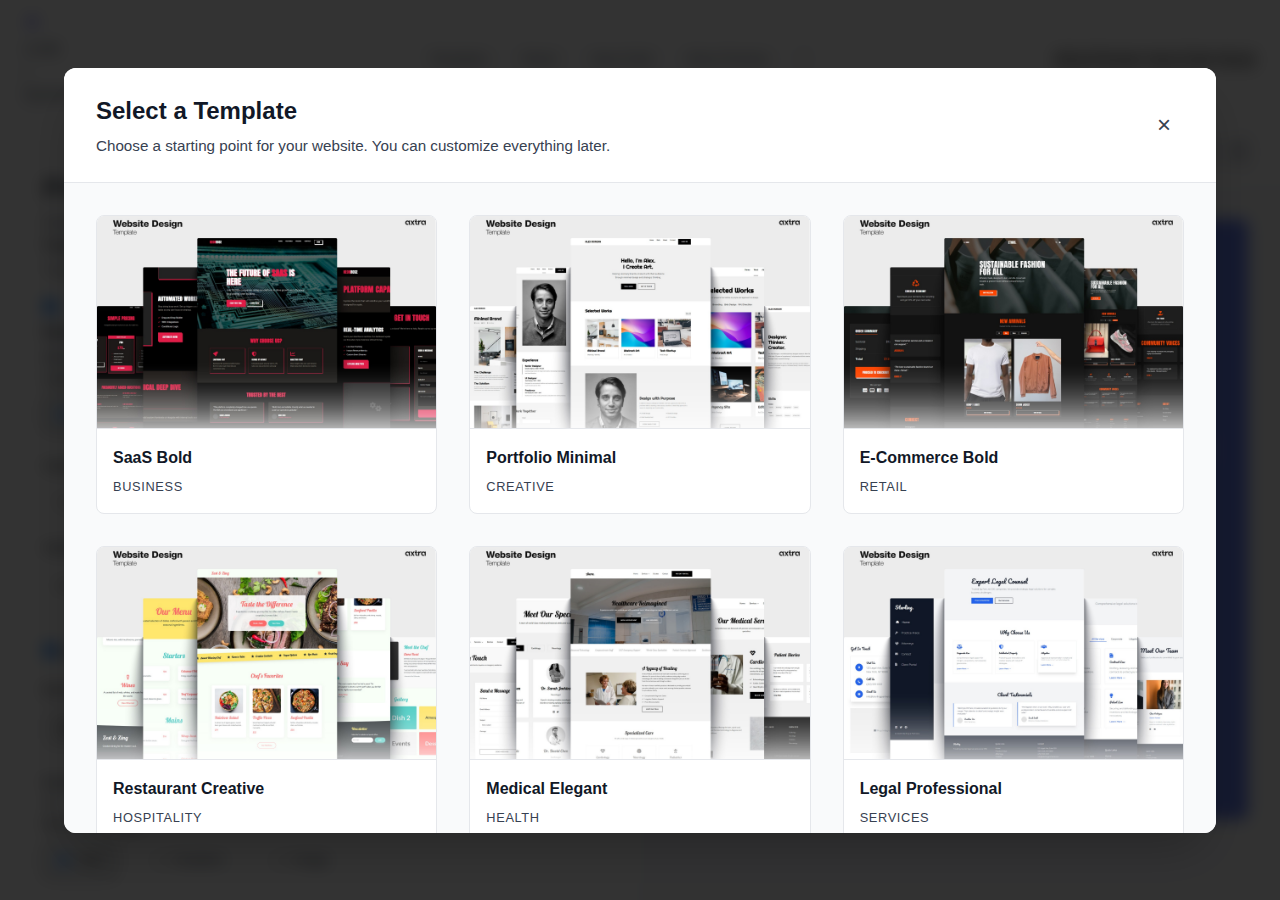
<file: level-2.html>
<!DOCTYPE html>
<html lang="en">
<head>
    <meta charset="UTF-8">
    <meta name="viewport" content="width=device-width, initial-scale=1.0">
    <title>X.IDE - Dynamic Website Builder</title>
    <link rel="preconnect" href="https://fonts.googleapis.com">
    <link rel="preconnect" href="https://fonts.gstatic.com" crossorigin>
    <link href="https://fonts.googleapis.com/css2?family=Inter:wght@300;400;500;600;700;800&display=swap" rel="stylesheet">
    <link rel="stylesheet" href="css/styles-v2.css">
    <link rel="stylesheet" href="css/template-modal.css">
</head>
<body>
    <div class="builder-app">
        <!-- Header -->
        <header class="app-header">
            <div class="header-content">
                <div class="logo-area">
                    <a href="index.html" class="back-link">
                        <svg width="20" height="20" viewBox="0 0 24 24" fill="none" stroke="currentColor" stroke-width="2">
                            <path d="M19 12H5M12 19l-7-7 7-7"/>
                        </svg>
                    </a>
                    <div class="logo">X.IDE</div>
                    <div class="divider">/</div>
                    <div class="app-name">Dynamic Website Builder</div>
                </div>
                
                <div class="header-actions">
                    <button class="btn-secondary btn-sm desktop-only" id="templatesBtn">
                        Templates
                    </button>
                    <button class="btn-secondary btn-sm desktop-only" id="clearDataBtn" title="Clear all data and start fresh">
                        Reset
                    </button>
                    <button class="btn-secondary btn-sm desktop-only" id="saveDraftBtn">
                        Save Draft
                    </button>
                    <button class="btn-secondary btn-sm desktop-only" id="previewToggleBtn">
                        <span class="toggle-text">Show Preview</span>
                    </button>
                    <button class="btn-icon" id="mobileMenuBtn" title="More options">
                        <svg width="20" height="20" viewBox="0 0 20 20" fill="none" xmlns="http://www.w3.org/2000/svg">
                            <circle cx="10" cy="4" r="1.5" fill="currentColor"/>
                            <circle cx="10" cy="10" r="1.5" fill="currentColor"/>
                            <circle cx="10" cy="16" r="1.5" fill="currentColor"/>
                        </svg>
                    </button>
                </div>
                
                <!-- Mobile Menu Dropdown -->
                <div class="mobile-menu" id="mobileMenu">
                    <button class="mobile-menu-item" id="mobilePreviewToggle">
                        <span class="mobile-toggle-text">Show Preview</span>
                    </button>
                    <button class="mobile-menu-item" id="mobileSaveDraft">Save Draft</button>
                    <button class="mobile-menu-item" id="mobileClearData">Reset</button>
                </div>
            </div>
        </header>

        <!-- Workspace -->
        <main class="workspace">
            <!-- Left Panel: Page Builder -->
            <div class="form-panel">
                <div class="form-container">
                    
                    <!-- PAGE BUILDER -->
                    <div class="builder-content">
                        <div class="builder-header">
                            <h1>Product Page Builder</h1>
                            <p>Customize each section with its own design and content</p>
                        </div>
                        
                        <!-- Section Manager -->
                        <div class="form-section">
                            <label class="form-label">Page Sections</label>
                            <p class="field-hint">Toggle sections on/off and customize each independently</p>
                            
                            <!-- Hero Section -->
                            <div class="section-control">
                                <div class="section-header">
                                    <label class="toggle-switch">
                                        <input type="checkbox" id="heroEnabled" checked>
                                        <span class="toggle-slider"></span>
                                    </label>
                                    <div class="section-info">
                                        <h3>Hero Section</h3>
                                        <p>Main headline and call-to-action</p>
                                    </div>
                                </div>
                                <div class="section-options" id="heroOptions" style="display: none;">
                                    <div class="form-group">
                                        <label class="form-label">Layout Style</label>
                                        <div class="radio-group-inline">
                                            <label><input type="radio" name="heroLayout" value="centered" checked> Centered</label>
                                            <label><input type="radio" name="heroLayout" value="split"> Split</label>
                                            <label><input type="radio" name="heroLayout" value="minimal"> Minimal</label>
                                        </div>
                                    </div>
                                    
                                    <!-- Hero Split Layout Image Upload -->
                                    <div class="form-group" id="heroSplitImageGroup" style="display: none;">
                                        <label class="form-label">Hero Image (for Split Layout)</label>
                                        <input type="file" class="form-input" id="heroSplitImage" accept="image/*" style="padding: 8px;">
                                        <p class="field-hint" style="font-size: 12px; margin-top: 4px; color: #64748b;">
                                            Upload an image to display alongside your hero content<br>
                                            • Recommended: 800x600px or larger<br>
                                            • Supports JPG, PNG, WebP formats
                                        </p>
                                        <div id="heroSplitImagePreview" style="display: none; margin-top: 8px;">
                                            <img id="heroSplitImagePreviewImg" style="max-width: 100%; height: 120px; object-fit: cover; border-radius: 8px; border: 1px solid #e2e8f0;">
                                            <button type="button" id="heroSplitImageRemove" class="btn-ghost btn-sm" style="margin-top: 4px; font-size: 12px;">Remove Image</button>
                                        </div>
                                    </div>
                                    
                                    <div class="form-group">
                                        <label class="form-label">Headline</label>
                                        <input type="text" class="form-input" id="heroHeadline" placeholder="Transform Your Life Today">
                                    </div>
                                    <div class="form-group">
                                        <label class="form-label">Subheadline</label>
                                        <textarea class="form-input" id="heroSubheadline" rows="2" placeholder="Discover amazing products..."></textarea>
                                    </div>
                                    <div class="form-group">
                                        <label class="checkbox-label">
                                            <input type="checkbox" id="heroShowCTA" checked>
                                            Show Call-to-Action Button
                                        </label>
                                    </div>
                                    <div class="form-group" id="ctaTextGroup">
                                        <label class="form-label">Button Text</label>
                                        <select class="form-input" id="ctaTextPreset" style="margin-bottom: 8px;">
                                            <option value="Shop Now">Shop Now</option>
                                            <option value="Get Started">Get Started</option>
                                            <option value="Learn More">Learn More</option>
                                            <option value="Buy Now">Buy Now</option>
                                            <option value="View Products">View Products</option>
                                            <option value="Explore">Explore</option>
                                            <option value="Contact Us">Contact Us</option>
                                            <option value="custom">Custom Text...</option>
                                        </select>
                                        <input type="text" class="form-input" id="ctaTextCustom" placeholder="Enter custom button text" style="display: none;">
                                    </div>
                                    
                                    <!-- Hero Design Controls -->
                                    <div class="design-control-group">
                                        <div class="design-control-header" onclick="this.parentElement.classList.toggle('collapsed')">
                                            <h5>Design & Styling</h5>
                                            <span class="design-control-icon">▼</span>
                                        </div>
                                        <div class="design-control-body">
                                        
                                        <!-- Background Settings -->
                                        <div class="form-group">
                                            <label class="form-label">Background Type</label>
                                            <div class="radio-group-inline">
                                                <label><input type="radio" name="heroBackgroundType" value="solid" checked> Solid</label>
                                                <label><input type="radio" name="heroBackgroundType" value="gradient"> Gradient</label>
                                                <label><input type="radio" name="heroBackgroundType" value="image"> Image</label>
                                            </div>
                                        </div>
                                        
                                        <div id="heroSolidBg" style="display: grid; grid-template-columns: 1fr 1fr; gap: 12px;">
                                            <div>
                                                <label style="font-size: 13px; color: #64748b; display: block; margin-bottom: 4px;">Background Color</label>
                                                <input type="color" class="form-input" id="heroBackgroundColor" value="#667eea" style="height: 40px; padding: 4px;">
                                            </div>
                                            <div>
                                                <label style="font-size: 13px; color: #64748b; display: block; margin-bottom: 4px;">Text Color</label>
                                                <input type="color" class="form-input" id="heroTextColor" value="#ffffff" style="height: 40px; padding: 4px;">
                                            </div>
                                        </div>
                                        
                                        <div id="heroGradientBg" style="display: none;">
                                            <div style="display: grid; grid-template-columns: 1fr 1fr; gap: 12px; margin-bottom: 12px;">
                                                <div>
                                                    <label style="font-size: 13px; color: #64748b; display: block; margin-bottom: 4px;">Gradient Start</label>
                                                    <input type="color" class="form-input" id="heroGradientStart" value="#667eea" style="height: 40px; padding: 4px;">
                                                </div>
                                                <div>
                                                    <label style="font-size: 13px; color: #64748b; display: block; margin-bottom: 4px;">Gradient End</label>
                                                    <input type="color" class="form-input" id="heroGradientEnd" value="#764ba2" style="height: 40px; padding: 4px;">
                                                </div>
                                            </div>
                                            <div style="display: grid; grid-template-columns: 1fr 1fr; gap: 12px;">
                                                <div>
                                                    <label style="font-size: 13px; color: #64748b; display: block; margin-bottom: 4px;">Gradient Angle</label>
                                                    <input type="range" id="heroGradientAngle" min="0" max="360" value="135" class="form-range">
                                                    <span id="heroGradientAngleValue" style="font-size: 12px; color: #64748b;">135°</span>
                                                </div>
                                                <div>
                                                    <label style="font-size: 13px; color: #64748b; display: block; margin-bottom: 4px;">Text Color</label>
                                                    <input type="color" class="form-input" id="heroTextColorGradient" value="#ffffff" style="height: 40px; padding: 4px;">
                                                </div>
                                            </div>
                                        </div>
                                        
                                        <div id="heroImageBg" style="display: none;">
                                            <label class="form-label">Background Image</label>
                                            <input type="file" class="form-input" id="heroBackgroundImage" accept="image/*" style="padding: 8px;">
                                            <p class="field-hint" style="font-size: 12px; margin-top: 4px; color: #64748b;">
                                                Recommended: 1920x1080px (Full HD landscape)<br>
                                                • Supports JPG, PNG, WebP formats<br>
                                                • Image auto-scales to fit all screen sizes
                                            </p>
                                            <div id="heroImagePreview" style="display: none; margin-top: 8px;">
                                                <img id="heroImagePreviewImg" style="max-width: 100%; height: 80px; object-fit: cover; border-radius: 8px; border: 1px solid #e2e8f0;">
                                                <button type="button" id="heroImageRemove" class="btn-ghost btn-sm" style="margin-top: 4px; font-size: 12px;">Remove Image</button>
                                            </div>
                                            <div style="margin-top: 12px; display: grid; grid-template-columns: 1fr 1fr; gap: 12px;">
                                                <div>
                                                    <label class="form-label">Overlay Opacity</label>
                                                    <input type="range" id="heroImageOverlay" min="0" max="100" value="50" class="form-range">
                                                    <span id="heroOverlayValue" style="font-size: 12px; color: #64748b;">50%</span>
                                                </div>
                                                <div>
                                                    <label style="font-size: 13px; color: #64748b; display: block; margin-bottom: 4px;">Text Color</label>
                                                    <input type="color" class="form-input" id="heroTextColorImage" value="#ffffff" style="height: 40px; padding: 4px;">
                                                </div>
                                            </div>
                                        </div>
                                        
                                        <!-- Typography -->
                                        <div class="form-group" style="margin-top: 20px;">
                                            <label class="form-label">Typography</label>
                                            <div style="display: grid; grid-template-columns: 1fr 1fr; gap: 12px;">
                                                <div>
                                                    <label style="font-size: 13px; color: #64748b; display: block; margin-bottom: 4px;">Headline Size</label>
                                                    <select class="form-input" id="heroHeadlineSize">
                                                        <option value="32">Small (32px)</option>
                                                        <option value="48" selected>Medium (48px)</option>
                                                        <option value="64">Large (64px)</option>
                                                        <option value="80">XLarge (80px)</option>
                                                    </select>
                                                </div>
                                                <div>
                                                    <label style="font-size: 13px; color: #64748b; display: block; margin-bottom: 4px;">Font Weight</label>
                                                    <select class="form-input" id="heroFontWeight">
                                                        <option value="400">Normal</option>
                                                        <option value="500">Medium</option>
                                                        <option value="600">Semi Bold</option>
                                                        <option value="700" selected>Bold</option>
                                                        <option value="800">Extra Bold</option>
                                                    </select>
                                                </div>
                                            </div>
                                        </div>
                                        
                                        <!-- CTA Button Design -->
                                        <div class="form-group" id="heroCtaDesignGroup" style="margin-top: 20px; display: none;">
                                            <label class="form-label">CTA Button Design</label>
                                            <div style="display: grid; grid-template-columns: 1fr 1fr; gap: 12px; margin-bottom: 12px;">
                                                <div>
                                                    <label style="font-size: 13px; color: #64748b; display: block; margin-bottom: 4px;">Button Color</label>
                                                    <input type="color" class="form-input" id="heroCtaBackground" value="#ffffff" style="height: 40px; padding: 4px;">
                                                </div>
                                                <div>
                                                    <label style="font-size: 13px; color: #64748b; display: block; margin-bottom: 4px;">Button Text</label>
                                                    <input type="color" class="form-input" id="heroCtaTextColor" value="#667eea" style="height: 40px; padding: 4px;">
                                                </div>
                                            </div>
                                            <div style="display: grid; grid-template-columns: 1fr 1fr; gap: 12px;">
                                                <div>
                                                    <label style="font-size: 13px; color: #64748b; display: block; margin-bottom: 4px;">Hover Color</label>
                                                    <input type="color" class="form-input" id="heroCtaHoverBg" value="#f0f0f0" style="height: 40px; padding: 4px;">
                                                </div>
                                                <div>
                                                    <label style="font-size: 13px; color: #64748b; display: block; margin-bottom: 4px;">Border Radius</label>
                                                    <select class="form-input" id="heroCtaBorderRadius">
                                                        <option value="0">Square</option>
                                                        <option value="4">Slightly Rounded</option>
                                                        <option value="8" selected>Rounded</option>
                                                        <option value="24">Pill</option>
                                                        <option value="50">Circle</option>
                                                    </select>
                                                </div>
                                            </div>
                                        </div>
                                        
                                        <!-- Spacing & Layout -->
                                        <div class="form-group" style="margin-top: 20px;">
                                            <label class="form-label">Spacing & Padding</label>
                                            <div style="display: grid; grid-template-columns: 1fr 1fr; gap: 12px;">
                                                <div>
                                                    <label style="font-size: 13px; color: #64748b; display: block; margin-bottom: 4px;">Section Padding</label>
                                                    <input type="number" class="form-input" id="heroPadding" value="60" min="0" max="200" step="5">
                                                </div>
                                                <div>
                                                    <label style="font-size: 13px; color: #64748b; display: block; margin-bottom: 4px;">Section Height</label>
                                                    <select class="form-input" id="heroHeight">
                                                        <option value="400">Compact (400px)</option>
                                                        <option value="500">Medium (500px)</option>
                                                        <option value="600" selected>Tall (600px)</option>
                                                        <option value="100vh">Full Screen</option>
                                                    </select>
                                                </div>
                                                <div>
                                                    <label style="font-size: 13px; color: #64748b; display: block; margin-bottom: 4px;">Content Width</label>
                                                    <select class="form-input" id="heroContentWidth">
                                                        <option value="800">Narrow (800px)</option>
                                                        <option value="1000" selected>Medium (1000px)</option>
                                                        <option value="1200">Wide (1200px)</option>
                                                        <option value="100%">Full Width</option>
                                                    </select>
                                                </div>
                                            </div>
                                        </div>
                                        </div>
                                    </div>
                                </div>
                            </div>
                            
                            <!-- Products Section -->
                            <div class="section-control">
                                <div class="section-header">
                                    <label class="toggle-switch">
                                        <input type="checkbox" id="productsEnabled" checked>
                                        <span class="toggle-slider"></span>
                                    </label>
                                    <div class="section-info">
                                        <h3>Products Section</h3>
                                        <p>Display your product catalog</p>
                                    </div>
                                </div>
                                <div class="section-options" id="productsOptions" style="display: none;">
                                    <div class="form-group">
                                        <label class="form-label">Section Headline</label>
                                        <input type="text" class="form-input" id="productsHeadline" placeholder="Our Products">
                                        <p class="field-hint" style="font-size: 12px; margin-top: 4px; color: #64748b;">Main title for the products section</p>
                                    </div>
                                    <div class="form-group">
                                        <label class="form-label">Section Subheadline</label>
                                        <textarea class="form-input" id="productsSubheadline" rows="2" placeholder="Browse our curated collection of premium products"></textarea>
                                        <p class="field-hint" style="font-size: 12px; margin-top: 4px; color: #64748b;">Optional description below the headline</p>
                                    </div>
                                    <div class="form-group">
                                        <label class="form-label">Layout Style</label>
                                        <div class="radio-group-inline">
                                            <label><input type="radio" name="productsLayout" value="grid" checked> Grid</label>
                                            <label><input type="radio" name="productsLayout" value="list"> List</label>
                                            <label><input type="radio" name="productsLayout" value="masonry"> Masonry</label>
                                        </div>
                                    </div>
                                    <div class="form-group">
                                        <label class="form-label">Grid Columns (1-6)</label>
                                        <input type="number" class="form-input" id="productsColumns" value="3" min="1" max="6" step="1">
                                        <div style="font-size: 12px; color: #64748b; margin-top: 4px;">
                                            Choose how many columns in your product grid
                                        </div>
                                    </div>
                                    <div class="form-group">
                                        <label class="checkbox-label">
                                            <input type="checkbox" id="productsShowDescription" checked>
                                            Show Product Descriptions
                                        </label>
                                    </div>
                                    <div class="form-group">
                                        <label class="checkbox-label">
                                            <input type="checkbox" id="productsShowPricing" checked>
                                            Show Pricing
                                        </label>
                                    </div>
                                    
                                    <!-- Product Management -->
                                    <div class="products-section" style="margin-top: 24px; padding-top: 24px; border-top: 1px solid var(--color-border);">
                                        <div class="section-title-row">
                                            <h3 style="font-size: 16px; font-weight: 600;">Manage Products</h3>
                                            <button class="btn-primary btn-sm" id="addProductBtn">+ Add Product</button>
                                        </div>
                                        <p style="font-size: 13px; color: #64748b; margin: 12px 0;">
                                            <strong>Tip:</strong> Add products with images, prices, and descriptions. Each product supports multiple images, variants (sizes/colors), and inventory tracking.
                                        </p>
                                        
                                        <div id="productsList" class="products-list">
                                            <!-- Product cards will be added here -->
                                            <div class="empty-state" id="emptyProducts">
                                                <p style="font-size: 14px; color: var(--gray-500);">No products yet. Click "Add Product" to get started.</p>
                                            </div>
                                        </div>
                                    </div>
                                    
                                    <!-- Products Design Controls -->
                                    <div class="design-control-group">
                                        <div class="design-control-header" onclick="this.parentElement.classList.toggle('collapsed')">
                                            <h5>Design & Styling</h5>
                                            <span class="design-control-icon">▼</span>
                                        </div>
                                        <div class="design-control-body">
                                        
                                        <!-- Section Background -->
                                        <div class="form-group">
                                            <label class="form-label">Section Background</label>
                                            <input type="color" class="form-input" id="productsSectionBg" value="#f8f9fa" style="height: 40px; padding: 4px;">
                                        </div>
                                        
                                        <!-- Product Card Design -->
                                        <div class="form-group" style="margin-top: 16px;">
                                            <label class="form-label">Product Card Design</label>
                                            <div style="display: grid; grid-template-columns: 1fr 1fr; gap: 12px; margin-bottom: 12px;">
                                                <div>
                                                    <label style="font-size: 13px; color: #64748b; display: block; margin-bottom: 4px;">Card Background</label>
                                                    <input type="color" class="form-input" id="productsCardBg" value="#ffffff" style="height: 40px; padding: 4px;">
                                                </div>
                                                <div>
                                                    <label style="font-size: 13px; color: #64748b; display: block; margin-bottom: 4px;">Text Color</label>
                                                    <input type="color" class="form-input" id="productsTextColor" value="#1e293b" style="height: 40px; padding: 4px;">
                                                </div>
                                            </div>
                                            <div style="display: grid; grid-template-columns: 1fr 1fr; gap: 12px;">
                                                <div>
                                                    <label style="font-size: 13px; color: #64748b; display: block; margin-bottom: 4px;">Border Radius</label>
                                                    <select class="form-input" id="productsCardRadius">
                                                        <option value="0">Square</option>
                                                        <option value="8" selected>Rounded</option>
                                                        <option value="16">Very Rounded</option>
                                                        <option value="24">Pill-like</option>
                                                    </select>
                                                </div>
                                                <div>
                                                    <label style="font-size: 13px; color: #64748b; display: block; margin-bottom: 4px;">Shadow</label>
                                                    <select class="form-input" id="productsCardShadow">
                                                        <option value="none">None</option>
                                                        <option value="sm" selected>Small</option>
                                                        <option value="md">Medium</option>
                                                        <option value="lg">Large</option>
                                                    </select>
                                                </div>
                                            </div>
                                        </div>
                                        
                                        <!-- Hover Effects -->
                                        <div class="form-group" style="margin-top: 16px;">
                                            <label class="form-label">Hover Effects</label>
                                            <div style="display: grid; grid-template-columns: 1fr 1fr; gap: 12px;">
                                                <div>
                                                    <label style="font-size: 13px; color: #64748b; display: block; margin-bottom: 4px;">Hover Transform</label>
                                                    <select class="form-input" id="productsHoverEffect">
                                                        <option value="none">None</option>
                                                        <option value="lift" selected>Lift Up</option>
                                                        <option value="scale">Scale</option>
                                                        <option value="shadow">Shadow Grow</option>
                                                    </select>
                                                </div>
                                                <div>
                                                    <label style="font-size: 13px; color: #64748b; display: block; margin-bottom: 4px;">Hover Border</label>
                                                    <input type="color" class="form-input" id="productsHoverBorder" value="#667eea" style="height: 40px; padding: 4px;">
                                                </div>
                                            </div>
                                        </div>
                                        
                                        <!-- Typography -->
                                        <div class="form-group" style="margin-top: 16px;">
                                            <label class="form-label">Typography</label>
                                            <div style="display: grid; grid-template-columns: 1fr 1fr; gap: 12px;">
                                                <div>
                                                    <label style="font-size: 13px; color: #64748b; display: block; margin-bottom: 4px;">Title Size</label>
                                                    <select class="form-input" id="productsTitleSize">
                                                        <option value="14">Small (14px)</option>
                                                        <option value="16" selected>Medium (16px)</option>
                                                        <option value="18">Large (18px)</option>
                                                        <option value="20">XLarge (20px)</option>
                                                    </select>
                                                </div>
                                                <div>
                                                    <label style="font-size: 13px; color: #64748b; display: block; margin-bottom: 4px;">Title Weight</label>
                                                    <select class="form-input" id="productsTitleWeight">
                                                        <option value="400">Normal</option>
                                                        <option value="500">Medium</option>
                                                        <option value="600" selected>Semi Bold</option>
                                                        <option value="700">Bold</option>
                                                    </select>
                                                </div>
                                            </div>
                                            <div style="margin-top: 12px;">
                                                <label style="font-size: 13px; color: #64748b; display: block; margin-bottom: 4px;">Text Alignment</label>
                                                <div style="display: flex; gap: 12px;">
                                                    <label class="radio-label">
                                                        <input type="radio" name="productsTextAlign" value="left">
                                                        <span>Left</span>
                                                    </label>
                                                    <label class="radio-label">
                                                        <input type="radio" name="productsTextAlign" value="center" checked>
                                                        <span>Center</span>
                                                    </label>
                                                    <label class="radio-label">
                                                        <input type="radio" name="productsTextAlign" value="right">
                                                        <span>Right</span>
                                                    </label>
                                                </div>
                                            </div>
                                        </div>
                                        
                                        <!-- Price Styling -->
                                        <div class="form-group" style="margin-top: 16px;">
                                            <label class="form-label">Price Styling</label>
                                            <div style="display: grid; grid-template-columns: 1fr 1fr; gap: 12px;">
                                                <div>
                                                    <label style="font-size: 13px; color: #64748b; display: block; margin-bottom: 4px;">Price Color</label>
                                                    <input type="color" class="form-input" id="productsPriceColor" value="#667eea" style="height: 40px; padding: 4px;">
                                                </div>
                                                <div>
                                                    <label style="font-size: 13px; color: #64748b; display: block; margin-bottom: 4px;">Price Size</label>
                                                    <select class="form-input" id="productsPriceSize">
                                                        <option value="18">Small (18px)</option>
                                                        <option value="20" selected>Medium (20px)</option>
                                                        <option value="24">Large (24px)</option>
                                                        <option value="28">XLarge (28px)</option>
                                                    </select>
                                                </div>
                                            </div>
                                        </div>
                                        
                                        <!-- Button Styling -->
                                        <div class="form-group" style="margin-top: 16px;">
                                            <label class="form-label">Button Styling</label>
                                            <div style="display: grid; grid-template-columns: 1fr 1fr; gap: 12px;">
                                                <div>
                                                    <label style="font-size: 13px; color: #64748b; display: block; margin-bottom: 4px;">Button Background</label>
                                                    <input type="color" class="form-input" id="productsButtonBg" value="#667eea" style="height: 40px; padding: 4px;">
                                                </div>
                                                <div>
                                                    <label style="font-size: 13px; color: #64748b; display: block; margin-bottom: 4px;">Button Text Color</label>
                                                    <input type="color" class="form-input" id="productsButtonText" value="#ffffff" style="height: 40px; padding: 4px;">
                                                </div>
                                            </div>
                                            <div style="display: grid; grid-template-columns: 1fr; gap: 12px; margin-top: 12px;">
                                                <div>
                                                    <label style="font-size: 13px; color: #64748b; display: block; margin-bottom: 4px;">Button Hover Color</label>
                                                    <input type="color" class="form-input" id="productsButtonHover" value="#5568d3" style="height: 40px; padding: 4px;">
                                                </div>
                                            </div>
                                        </div>
                                        
                                        <!-- Spacing -->
                                        <div class="form-group" style="margin-top: 16px;">
                                            <label class="form-label">Spacing</label>
                                            <div style="display: grid; grid-template-columns: 1fr 1fr; gap: 12px; margin-bottom: 12px;">
                                                <div>
                                                    <label style="font-size: 13px; color: #64748b; display: block; margin-bottom: 4px;">Header Spacing</label>
                                                    <select class="form-input" id="productsHeaderSpacing">
                                                        <option value="8" selected>Tight (8px)</option>
                                                        <option value="12">Medium (12px)</option>
                                                        <option value="16">Comfortable (16px)</option>
                                                        <option value="24">Spacious (24px)</option>
                                                    </select>
                                                </div>
                                                <div>
                                                    <label style="font-size: 13px; color: #64748b; display: block; margin-bottom: 4px;">Section Bottom</label>
                                                    <select class="form-input" id="productsSectionSpacing">
                                                        <option value="32">Compact (32px)</option>
                                                        <option value="48" selected>Medium (48px)</option>
                                                        <option value="60">Large (60px)</option>
                                                    </select>
                                                </div>
                                            </div>
                                            <div style="display: grid; grid-template-columns: 1fr 1fr; gap: 12px;">
                                                <div>
                                                    <label style="font-size: 13px; color: #64748b; display: block; margin-bottom: 4px;">Card Padding</label>
                                                    <select class="form-input" id="productsCardPadding">
                                                        <option value="12">Compact (12px)</option>
                                                        <option value="16" selected>Medium (16px)</option>
                                                        <option value="20">Comfortable (20px)</option>
                                                        <option value="24">Spacious (24px)</option>
                                                    </select>
                                                </div>
                                                <div>
                                                    <label style="font-size: 13px; color: #64748b; display: block; margin-bottom: 4px;">Gap Between Cards</label>
                                                    <select class="form-input" id="productsGap">
                                                        <option value="16">Tight (16px)</option>
                                                        <option value="24" selected>Medium (24px)</option>
                                                        <option value="32">Wide (32px)</option>
                                                    </select>
                                                </div>
                                            </div>
                                        </div>
                                        </div>
                                    </div>
                                </div>
                            </div>
                            
                            <!-- About Section -->
                            <div class="section-control">
                                <div class="section-header">
                                    <label class="toggle-switch">
                                        <input type="checkbox" id="aboutEnabled">
                                        <span class="toggle-slider"></span>
                                    </label>
                                    <div class="section-info">
                                        <h3>About Section</h3>
                                        <p>Tell your brand story</p>
                                    </div>
                                </div>
                                <div class="section-options" id="aboutOptions" style="display: none;">
                                    <div class="form-group">
                                        <label class="form-label">Layout Style</label>
                                        <div class="radio-group-inline">
                                            <label><input type="radio" name="aboutLayout" value="two-column" checked> Two Column</label>
                                            <label><input type="radio" name="aboutLayout" value="centered"> Centered</label>
                                            <label><input type="radio" name="aboutLayout" value="side-image"> Side Image</label>
                                        </div>
                                    </div>
                                    <div class="form-group">
                                        <label class="form-label">Headline</label>
                                        <input type="text" class="form-input" id="aboutHeadline" placeholder="About Us">
                                    </div>
                                    <div class="form-group">
                                        <label class="form-label">Content</label>
                                        <textarea class="form-input" id="aboutContent" rows="4" placeholder="Tell your brand story..."></textarea>
                                    </div>
                                    <div class="form-group">
                                        <label class="form-label">About Image (for Two Column & Side Image layouts)</label>
                                        <input type="file" class="form-input" id="aboutImage" accept="image/*" style="padding: 8px;">
                                        <small style="display: block; margin-top: 4px; color: #64748b; font-size: 12px;">
                                            Recommended: 800x600px or larger<br>
                                            • Supports JPG, PNG, WebP formats<br>
                                            • Image auto-scales to fit layout
                                        </small>
                                        <div id="aboutImagePreview" style="display: none; margin-top: 8px;">
                                            <img id="aboutImagePreviewImg" style="max-width: 100%; height: 100px; object-fit: cover; border-radius: 8px; border: 1px solid #e2e8f0;">
                                            <button type="button" id="aboutImageRemove" class="btn-ghost btn-sm" style="margin-top: 4px; font-size: 12px;">Remove Image</button>
                                        </div>
                                    </div>
                                    
                                    <!-- About Design Controls -->
                                    <div class="design-control-group">
                                        <div class="design-control-header" onclick="this.parentElement.classList.toggle('collapsed')">
                                            <h5>Design & Styling</h5>
                                            <span class="design-control-icon">▼</span>
                                        </div>
                                        <div class="design-control-body">
                                        
                                        <!-- Background & Colors -->
                                        <div class="form-group">
                                            <label class="form-label">Colors</label>
                                            <div style="display: grid; grid-template-columns: 1fr 1fr; gap: 12px;">
                                                <div>
                                                    <label style="font-size: 13px; color: #64748b; display: block; margin-bottom: 4px;">Background</label>
                                                    <input type="color" class="form-input" id="aboutBackgroundColor" value="#ffffff" style="height: 40px; padding: 4px;">
                                                </div>
                                                <div>
                                                    <label style="font-size: 13px; color: #64748b; display: block; margin-bottom: 4px;">Text Color</label>
                                                    <input type="color" class="form-input" id="aboutTextColor" value="#1e293b" style="height: 40px; padding: 4px;">
                                                </div>
                                            </div>
                                        </div>
                                        
                                        <!-- Typography -->
                                        <div class="form-group" style="margin-top: 16px;">
                                            <label class="form-label">Typography</label>
                                            <div style="display: grid; grid-template-columns: 1fr 1fr; gap: 12px; margin-bottom: 12px;">
                                                <div>
                                                    <label style="font-size: 13px; color: #64748b; display: block; margin-bottom: 4px;">Heading Size</label>
                                                    <select class="form-input" id="aboutHeadingSize">
                                                        <option value="24">Small (24px)</option>
                                                        <option value="32" selected>Medium (32px)</option>
                                                        <option value="40">Large (40px)</option>
                                                        <option value="48">XLarge (48px)</option>
                                                    </select>
                                                </div>
                                                <div>
                                                    <label style="font-size: 13px; color: #64748b; display: block; margin-bottom: 4px;">Heading Weight</label>
                                                    <select class="form-input" id="aboutHeadingWeight">
                                                        <option value="400">Normal</option>
                                                        <option value="500">Medium</option>
                                                        <option value="600">Semi Bold</option>
                                                        <option value="700" selected>Bold</option>
                                                    </select>
                                                </div>
                                            </div>
                                            <div style="display: grid; grid-template-columns: 1fr 1fr; gap: 12px;">
                                                <div>
                                                    <label style="font-size: 13px; color: #64748b; display: block; margin-bottom: 4px;">Content Size</label>
                                                    <select class="form-input" id="aboutContentSize">
                                                        <option value="14">Small (14px)</option>
                                                        <option value="16" selected>Medium (16px)</option>
                                                        <option value="18">Large (18px)</option>
                                                    </select>
                                                </div>
                                                <div>
                                                    <label style="font-size: 13px; color: #64748b; display: block; margin-bottom: 4px;">Line Height</label>
                                                    <select class="form-input" id="aboutLineHeight">
                                                        <option value="1.4">Compact (1.4)</option>
                                                        <option value="1.6" selected>Normal (1.6)</option>
                                                        <option value="1.8">Relaxed (1.8)</option>
                                                    </select>
                                                </div>
                                            </div>
                                        </div>
                                        
                                        <!-- Spacing & Layout -->
                                        <div class="form-group" style="margin-top: 16px;">
                                            <label class="form-label">Spacing & Layout</label>
                                            <div style="display: grid; grid-template-columns: 1fr 1fr; gap: 12px;">
                                                <div>
                                                    <label style="font-size: 13px; color: #64748b; display: block; margin-bottom: 4px;">Section Padding</label>
                                                    <select class="form-input" id="aboutPadding">
                                                        <option value="40">Compact (40px)</option>
                                                        <option value="60" selected>Medium (60px)</option>
                                                        <option value="80">Large (80px)</option>
                                                    </select>
                                                </div>
                                                <div>
                                                    <label style="font-size: 13px; color: #64748b; display: block; margin-bottom: 4px;">Content Width</label>
                                                    <select class="form-input" id="aboutContentWidth">
                                                        <option value="800">Narrow (800px)</option>
                                                        <option value="1000" selected>Medium (1000px)</option>
                                                        <option value="1200">Wide (1200px)</option>
                                                    </select>
                                                </div>
                                            </div>
                                        </div>
                                        
                                        <!-- Accent Color -->
                                        <div class="form-group" style="margin-top: 16px;">
                                            <label class="form-label">Accent & Highlights</label>
                                            <div style="display: grid; grid-template-columns: 1fr 1fr; gap: 12px;">
                                                <div>
                                                    <label style="font-size: 13px; color: #64748b; display: block; margin-bottom: 4px;">Accent Color</label>
                                                    <input type="color" class="form-input" id="aboutAccentColor" value="#667eea" style="height: 40px; padding: 4px;">
                                                </div>
                                                <div>
                                                    <label style="font-size: 13px; color: #64748b; display: block; margin-bottom: 4px;">Border Style</label>
                                                    <select class="form-input" id="aboutBorderStyle">
                                                        <option value="none">None</option>
                                                        <option value="top">Top Border</option>
                                                        <option value="left" selected>Left Border</option>
                                                        <option value="bottom">Bottom Border</option>
                                                    </select>
                                                </div>
                                            </div>
                                        </div>
                                        </div>
                                    </div>
                                </div>
                            </div>
                            
                            <!-- Contact Section -->
                            <div class="section-control">
                                <div class="section-header">
                                    <label class="toggle-switch">
                                        <input type="checkbox" id="contactEnabled">
                                        <span class="toggle-slider"></span>
                                    </label>
                                    <div class="section-info">
                                        <h3>Contact Section</h3>
                                        <p>Contact form or details</p>
                                    </div>
                                </div>
                                <div class="section-options" id="contactOptions" style="display: none;">
                                    <div class="form-group">
                                        <label class="form-label">Layout Style</label>
                                        <div class="radio-group-inline">
                                            <label><input type="radio" name="contactLayout" value="form" checked> Form</label>
                                            <label><input type="radio" name="contactLayout" value="details"> Details</label>
                                            <label><input type="radio" name="contactLayout" value="map"> With Map</label>
                                        </div>
                                    </div>
                                    <div class="form-group">
                                        <label class="form-label">Email</label>
                                        <input type="email" class="form-input" id="contactEmail" placeholder="hello@example.com">
                                    </div>
                                    <div class="form-group">
                                        <label class="form-label">Phone</label>
                                        <input type="tel" class="form-input" id="contactPhone" placeholder="+1 (555) 123-4567">
                                    </div>
                                    <div class="form-group">
                                        <label class="form-label">Address</label>
                                        <textarea class="form-input" id="contactAddress" rows="2" placeholder="123 Business Street, City, State 12345"></textarea>
                                    </div>
                                    <div class="form-group" id="mapLinkGroup" style="display: none;">
                                        <label class="form-label">Google Maps Embed Link</label>
                                        <p class="field-hint" style="font-size: 12px; margin-bottom: 8px;">
                                            1. Go to <a href="https://www.google.com/maps" target="_blank" style="color: #667eea;">Google Maps</a><br>
                                            2. Search your location → Click "Share" → "Embed a map"<br>
                                            3. Copy the entire &lt;iframe&gt; code or just the src URL
                                        </p>
                                        <textarea class="form-input" id="contactMapEmbed" rows="3" placeholder='Paste: <iframe src="https://www.google.com/maps/embed?pb=..." ...></iframe>'></textarea>
                                    </div>
                                    
                                    <!-- Contact Design Controls -->
                                    <div class="design-control-group">
                                        <div class="design-control-header" onclick="this.parentElement.classList.toggle('collapsed')">
                                            <h5>Design & Styling</h5>
                                            <span class="design-control-icon">▼</span>
                                        </div>
                                        <div class="design-control-body">
                                        
                                        <!-- Background & Colors -->
                                        <div class="form-group">
                                            <label class="form-label">Section Colors</label>
                                            <div style="display: grid; grid-template-columns: 1fr 1fr; gap: 12px;">
                                                <div>
                                                    <label style="font-size: 13px; color: #64748b; display: block; margin-bottom: 4px;">Background</label>
                                                    <input type="color" class="form-input" id="contactBackgroundColor" value="#f8f9fa" style="height: 40px; padding: 4px;">
                                                </div>
                                                <div>
                                                    <label style="font-size: 13px; color: #64748b; display: block; margin-bottom: 4px;">Text Color</label>
                                                    <input type="color" class="form-input" id="contactTextColor" value="#1e293b" style="height: 40px; padding: 4px;">
                                                </div>
                                            </div>
                                        </div>
                                        
                                        <!-- Form Styling -->
                                        <div class="form-group" id="contactFormStyleGroup" style="margin-top: 16px; display: none;">
                                            <label class="form-label">Form Styling</label>
                                            <div style="display: grid; grid-template-columns: 1fr 1fr; gap: 12px; margin-bottom: 12px;">
                                                <div>
                                                    <label style="font-size: 13px; color: #64748b; display: block; margin-bottom: 4px;">Input Background</label>
                                                    <input type="color" class="form-input" id="contactInputBg" value="#ffffff" style="height: 40px; padding: 4px;">
                                                </div>
                                                <div>
                                                    <label style="font-size: 13px; color: #64748b; display: block; margin-bottom: 4px;">Input Border</label>
                                                    <input type="color" class="form-input" id="contactInputBorder" value="#e2e8f0" style="height: 40px; padding: 4px;">
                                                </div>
                                            </div>
                                            <div style="display: grid; grid-template-columns: 1fr 1fr; gap: 12px;">
                                                <div>
                                                    <label style="font-size: 13px; color: #64748b; display: block; margin-bottom: 4px;">Focus Border</label>
                                                    <input type="color" class="form-input" id="contactFocusBorder" value="#667eea" style="height: 40px; padding: 4px;">
                                                </div>
                                                <div>
                                                    <label style="font-size: 13px; color: #64748b; display: block; margin-bottom: 4px;">Input Radius</label>
                                                    <select class="form-input" id="contactInputRadius">
                                                        <option value="0">Square</option>
                                                        <option value="4">Slightly Rounded</option>
                                                        <option value="8" selected>Rounded</option>
                                                        <option value="16">Very Rounded</option>
                                                    </select>
                                                </div>
                                            </div>
                                        </div>
                                        
                                        <!-- Button Styling -->
                                        <div class="form-group" id="contactButtonGroup" style="margin-top: 16px; display: none;">
                                            <label class="form-label">Submit Button</label>
                                            <div style="display: grid; grid-template-columns: 1fr 1fr; gap: 12px; margin-bottom: 12px;">
                                                <div>
                                                    <label style="font-size: 13px; color: #64748b; display: block; margin-bottom: 4px;">Button Color</label>
                                                    <input type="color" class="form-input" id="contactButtonBg" value="#667eea" style="height: 40px; padding: 4px;">
                                                </div>
                                                <div>
                                                    <label style="font-size: 13px; color: #64748b; display: block; margin-bottom: 4px;">Button Text</label>
                                                    <input type="color" class="form-input" id="contactButtonText" value="#ffffff" style="height: 40px; padding: 4px;">
                                                </div>
                                            </div>
                                            <div style="display: grid; grid-template-columns: 1fr 1fr; gap: 12px;">
                                                <div>
                                                    <label style="font-size: 13px; color: #64748b; display: block; margin-bottom: 4px;">Hover Color</label>
                                                    <input type="color" class="form-input" id="contactButtonHover" value="#5568d3" style="height: 40px; padding: 4px;">
                                                </div>
                                                <div>
                                                    <label style="font-size: 13px; color: #64748b; display: block; margin-bottom: 4px;">Button Size</label>
                                                    <select class="form-input" id="contactButtonSize">
                                                        <option value="sm">Small</option>
                                                        <option value="md" selected>Medium</option>
                                                        <option value="lg">Large</option>
                                                    </select>
                                                </div>
                                            </div>
                                        </div>
                                        
                                        <!-- Typography -->
                                        <div class="form-group" style="margin-top: 16px;">
                                            <label class="form-label">Typography</label>
                                            <div style="display: grid; grid-template-columns: 1fr 1fr; gap: 12px;">
                                                <div>
                                                    <label style="font-size: 13px; color: #64748b; display: block; margin-bottom: 4px;">Label Size</label>
                                                    <select class="form-input" id="contactLabelSize">
                                                        <option value="12">Small (12px)</option>
                                                        <option value="14" selected>Medium (14px)</option>
                                                        <option value="16">Large (16px)</option>
                                                    </select>
                                                </div>
                                                <div>
                                                    <label style="font-size: 13px; color: #64748b; display: block; margin-bottom: 4px;">Label Weight</label>
                                                    <select class="form-input" id="contactLabelWeight">
                                                        <option value="400">Normal</option>
                                                        <option value="500" selected>Medium</option>
                                                        <option value="600">Semi Bold</option>
                                                    </select>
                                                </div>
                                            </div>
                                        </div>
                                        
                                        <!-- Spacing -->
                                        <div class="form-group" style="margin-top: 16px;">
                                            <label class="form-label">Spacing</label>
                                            <div style="display: grid; grid-template-columns: 1fr 1fr; gap: 12px;">
                                                <div>
                                                    <label style="font-size: 13px; color: #64748b; display: block; margin-bottom: 4px;">Section Padding</label>
                                                    <select class="form-input" id="contactPadding">
                                                        <option value="40">Compact (40px)</option>
                                                        <option value="60" selected>Medium (60px)</option>
                                                        <option value="80">Large (80px)</option>
                                                    </select>
                                                </div>
                                                <div>
                                                    <label style="font-size: 13px; color: #64748b; display: block; margin-bottom: 4px;">Form Width</label>
                                                    <select class="form-input" id="contactFormWidth">
                                                        <option value="500">Narrow (500px)</option>
                                                        <option value="600" selected>Medium (600px)</option>
                                                        <option value="800">Wide (800px)</option>
                                                    </select>
                                                </div>
                                            </div>
                                        </div>
                                        </div>
                                    </div>
                                </div>
                            </div>
                            
                            <!-- WhatsApp Button -->
                            <div class="section-control">
                                <div class="section-header">
                                    <label class="toggle-switch">
                                        <input type="checkbox" id="whatsappEnabled">
                                        <span class="toggle-slider"></span>
                                    </label>
                                    <div class="section-info">
                                        <h3>WhatsApp Button</h3>
                                        <p>Floating contact button</p>
                                    </div>
                                </div>
                                <div class="section-options" id="whatsappOptions" style="display: none;">
                                    <div class="form-group">
                                        <label class="form-label">WhatsApp Number</label>
                                        <input type="tel" class="form-input" id="whatsappNumber" placeholder="+60123456789 (include country code)">
                                        <p class="field-hint" style="font-size: 12px; margin-top: 4px;">Format: +[country code][number] (e.g., +60123456789)</p>
                                    </div>
                                    <div class="form-group">
                                        <label class="form-label">Default Message (Optional)</label>
                                        <input type="text" class="form-input" id="whatsappMessage" placeholder="Hi! I'm interested in your products">
                                    </div>
                                    <div class="form-group">
                                        <label class="form-label">Button Position</label>
                                        <div class="radio-group-inline">
                                            <label><input type="radio" name="whatsappPosition" value="bottom-right" checked> Bottom Right</label>
                                            <label><input type="radio" name="whatsappPosition" value="bottom-left"> Bottom Left</label>
                                        </div>
                                    </div>
                                    
                                    <!-- WhatsApp Design Controls -->
                                    <div class="design-control-group">
                                        <div class="design-control-header" onclick="this.parentElement.classList.toggle('collapsed')">
                                            <h5>Design & Styling</h5>
                                            <span class="design-control-icon">▼</span>
                                        </div>
                                        <div class="design-control-body">
                                        
                                        <!-- Button Colors -->
                                        <div class="form-group">
                                            <label class="form-label">Button Colors</label>
                                            <div style="display: grid; grid-template-columns: 1fr 1fr; gap: 12px;">
                                                <div>
                                                    <label style="font-size: 13px; color: #64748b; display: block; margin-bottom: 4px;">Background Color</label>
                                                    <input type="color" class="form-input" id="whatsappBgColor" value="#25D366" style="height: 40px; padding: 4px;">
                                                </div>
                                                <div>
                                                    <label style="font-size: 13px; color: #64748b; display: block; margin-bottom: 4px;">Icon Color</label>
                                                    <input type="color" class="form-input" id="whatsappIconColor" value="#ffffff" style="height: 40px; padding: 4px;">
                                                </div>
                                            </div>
                                        </div>
                                        
                                        <!-- Button Size & Style -->
                                        <div class="form-group" style="margin-top: 16px;">
                                            <label class="form-label">Button Size & Style</label>
                                            <div style="display: grid; grid-template-columns: 1fr 1fr; gap: 12px;">
                                                <div>
                                                    <label style="font-size: 13px; color: #64748b; display: block; margin-bottom: 4px;">Button Size</label>
                                                    <select class="form-input" id="whatsappSize">
                                                        <option value="50">Small (50px)</option>
                                                        <option value="60" selected>Medium (60px)</option>
                                                        <option value="70">Large (70px)</option>
                                                        <option value="80">XLarge (80px)</option>
                                                    </select>
                                                </div>
                                                <div>
                                                    <label style="font-size: 13px; color: #64748b; display: block; margin-bottom: 4px;">Shadow</label>
                                                    <select class="form-input" id="whatsappShadow">
                                                        <option value="sm">Small</option>
                                                        <option value="md" selected>Medium</option>
                                                        <option value="lg">Large</option>
                                                        <option value="xl">Extra Large</option>
                                                    </select>
                                                </div>
                                            </div>
                                        </div>
                                        
                                        <!-- Hover Effects -->
                                        <div class="form-group" style="margin-top: 16px;">
                                            <label class="form-label">Hover Effects</label>
                                            <div style="display: grid; grid-template-columns: 1fr 1fr; gap: 12px;">
                                                <div>
                                                    <label style="font-size: 13px; color: #64748b; display: block; margin-bottom: 4px;">Hover Color</label>
                                                    <input type="color" class="form-input" id="whatsappHoverBg" value="#20ba5a" style="height: 40px; padding: 4px;">
                                                </div>
                                                <div>
                                                    <label style="font-size: 13px; color: #64748b; display: block; margin-bottom: 4px;">Hover Effect</label>
                                                    <select class="form-input" id="whatsappHoverEffect">
                                                        <option value="none">None</option>
                                                        <option value="scale" selected>Scale</option>
                                                        <option value="pulse">Pulse</option>
                                                        <option value="bounce">Bounce</option>
                                                    </select>
                                                </div>
                                            </div>
                                        </div>
                                        </div>
                                    </div>
                                </div>
                            </div>
                        </div>
                        
                        <!-- Generate Button -->
                        <div class="builder-actions" style="margin-top: 32px; padding-top: 24px; border-top: 2px solid var(--color-border); text-align: center;">
                            <button class="btn-primary" id="generatePageBtn" style="padding: 16px 48px; font-size: 16px; font-weight: 600;">
                                Generate Product Page
                            </button>
                        </div>
                    </div>

                </div>
            </div>

            <!-- Right Panel: Live Preview -->
            <div class="preview-panel active" id="previewPanel">
                <div class="preview-header">
                    <div class="preview-title">Live Preview</div>
                    <button class="preview-close-btn" id="previewCloseBtn" title="Close Preview">✕</button>
                    <div class="device-toggle">
                        <button class="device-btn active" data-device="desktop" title="Desktop">
                            <svg width="16" height="16" viewBox="0 0 16 16" fill="none">
                                <rect x="1" y="3" width="14" height="9" stroke="currentColor" stroke-width="1.5"/>
                                <line x1="5" y1="15" x2="11" y2="15" stroke="currentColor" stroke-width="1.5"/>
                            </svg>
                        </button>
                        <button class="device-btn" data-device="tablet" title="Tablet">
                            <svg width="14" height="16" viewBox="0 0 14 16" fill="none">
                                <rect x="1" y="1" width="12" height="14" rx="1" stroke="currentColor" stroke-width="1.5"/>
                                <circle cx="7" cy="13" r="0.5" fill="currentColor"/>
                            </svg>
                        </button>
                        <button class="device-btn" data-device="mobile" title="Mobile">
                            <svg width="10" height="16" viewBox="0 0 10 16" fill="none">
                                <rect x="1" y="1" width="8" height="14" rx="1" stroke="currentColor" stroke-width="1.5"/>
                                <line x1="4" y1="13" x2="6" y2="13" stroke="currentColor" stroke-width="1.5"/>
                            </svg>
                        </button>
                    </div>
                </div>
                
                <div class="preview-viewport" data-device="desktop">
                    <div class="preview-frame">
                        <div id="livePreview" class="preview-content">
                            <div class="preview-placeholder">
                                <p>Add products to see your page come to life</p>
                            </div>
                        </div>
                    </div>
                </div>
            </div>
        </main>
    </div>

    <!-- Product Modal -->
    <div class="modal" id="productModal">
        <div class="modal-content modal-large">
            <div class="modal-header">
                <h2 id="modalTitle">Add Product</h2>
                <button class="modal-close" onclick="closeProductModal()">×</button>
            </div>
            
            <div class="modal-body">
                <!-- Basic Info -->
                <div class="form-group">
                    <label>Product Name *</label>
                    <input type="text" class="form-input" id="productName" placeholder="Premium Cotton T-Shirt">
                </div>
                
                <div class="form-group">
                    <label>Product Type</label>
                    <select class="form-select" id="productType">
                        <option value="physical">Physical Product</option>
                        <option value="digital">Digital Product</option>
                        <option value="service">Service</option>
                    </select>
                </div>
                
                <div class="form-row">
                    <div class="form-group">
                        <label>Base Price (RM) *</label>
                        <input type="number" class="form-input" id="productPrice" placeholder="49.00" step="0.01">
                        <small style="color: var(--gray-500); font-size: 12px;">Selling price in Malaysian Ringgit</small>
                    </div>
                    <div class="form-group">
                        <label>Compare At Price (RM)</label>
                        <input type="number" class="form-input" id="productComparePrice" placeholder="79.00" step="0.01">
                        <small style="color: var(--gray-500); font-size: 12px;">Original price (shows as strikethrough for discounts)</small>
                    </div>
                </div>
                
                <div class="form-group">
                    <label>Description</label>
                    <textarea class="form-textarea" id="productDescription" rows="3" placeholder="High-quality cotton t-shirt with premium finishing..."></textarea>
                </div>
                
                <!-- Images -->
                <div class="form-group">
                    <label>Product Images *</label>
                    <input type="file" class="form-input" id="productImages" accept="image/*" multiple>
                    <small style="color: var(--gray-500); font-size: 12px; display: block; margin-top: 4px;">
                        Upload multiple images (JPG, PNG, WebP)<br>
                        • First image = Main product image<br>
                        • Recommended: Square images (800x800px or larger)<br>
                        • Images auto-resize to fit product cards
                    </small>
                    <div id="imagePreviewContainer" style="display: flex; gap: 8px; margin-top: 8px; flex-wrap: wrap;"></div>
                </div>
                
                <!-- Inventory -->
                <div class="form-group">
                    <label style="display: flex; align-items: center; gap: 8px;">
                        <input type="checkbox" id="trackInventory" checked>
                        Track Inventory
                    </label>
                </div>
                
                <div class="form-row" id="inventoryFields">
                    <div class="form-group">
                        <label>Stock Quantity</label>
                        <input type="number" class="form-input" id="productStock" placeholder="100" min="0">
                        <small style="color: var(--gray-500); font-size: 12px;">Available units for sale</small>
                    </div>
                    <div class="form-group">
                        <label>SKU</label>
                        <input type="text" class="form-input" id="productSKU" placeholder="TS-001">
                        <small style="color: var(--gray-500); font-size: 12px;">Stock Keeping Unit (unique ID)</small>
                    </div>
                </div>
                
                <!-- Variants -->
                <div class="form-section" style="margin-top: 24px; padding-top: 24px; border-top: 1px solid var(--color-border);">
                    <label style="display: flex; align-items: center; gap: 8px; margin-bottom: 16px;">
                        <input type="checkbox" id="hasVariants">
                        <strong>This product has variants (e.g., Size, Color)</strong>
                    </label>
                    
                    <div id="variantsSection" style="display: none;">
                        <!-- Variant Types -->
                        <div class="form-group">
                            <label>Variant Options</label>
                            <div id="variantOptions">
                                <!-- Variant options will be added here -->
                            </div>
                            <button type="button" class="btn-ghost btn-sm" onclick="addVariantOption()" style="margin-top: 8px;">+ Add Option (e.g., Size, Color)</button>
                        </div>
                        
                        <!-- Variant Combinations -->
                        <div id="variantCombinations" style="margin-top: 16px;">
                            <!-- Auto-generated variant combinations will appear here -->
                        </div>
                    </div>
                </div>
                
                <!-- Shipping (for physical products) -->
                <div class="form-section" id="shippingSection" style="margin-top: 24px; padding-top: 24px; border-top: 1px solid var(--color-border);">
                    <label style="margin-bottom: 16px;"><strong>Shipping Information</strong></label>
                    <div class="form-row">
                        <div class="form-group">
                            <label>Weight (kg)</label>
                            <input type="number" class="form-input" id="productWeight" placeholder="0.5" step="0.01">
                        </div>
                        <div class="form-group">
                            <label>Dimensions (L×W×H cm)</label>
                            <input type="text" class="form-input" id="productDimensions" placeholder="30×20×5">
                        </div>
                    </div>
                </div>
            </div>
            
            <div class="modal-footer">
                <button class="btn-secondary" onclick="closeProductModal()">Cancel</button>
                <button class="btn-primary" id="saveProductBtn">Save Product</button>
            </div>
        </div>
    </div>

    <!-- Template Selection Modal -->
    <div class="template-modal active" id="templateModal">
        <div class="template-modal-content">
            <div class="template-modal-header">
                <div>
                    <h2>Select a Template</h2>
                    <p>Choose a starting point for your website. You can customize everything later.</p>
                </div>
                <button class="template-modal-close" onclick="document.getElementById('templateModal').classList.remove('active')">×</button>
            </div>
            <div class="template-modal-body">
                <div class="template-grid">
                    <!-- Template 1 -->
                    <div class="template-card">
                        <div class="template-preview">
                            <img src="assets/Website Templates/SAAS Bold Template.jpeg" alt="SaaS Bold">
                            <div class="template-overlay">
                                <button class="btn-template-action btn-use-template" onclick="document.getElementById('templateModal').classList.remove('active')">Use Template</button>
                                <a href="https://axtratemplates.vercel.app/built_templates/saas_bold_0453596c/index.html" target="_blank" class="btn-template-action btn-preview-template">Preview</a>
                            </div>
                        </div>
                        <div class="template-info">
                            <h3>SaaS Bold</h3>
                            <span>Business</span>
                        </div>
                    </div>

                    <!-- Template 2 -->
                    <div class="template-card">
                        <div class="template-preview">
                            <img src="assets/Website Templates/Portfolio Minimal Template.jpeg" alt="Portfolio Minimal">
                            <div class="template-overlay">
                                <button class="btn-template-action btn-use-template" onclick="document.getElementById('templateModal').classList.remove('active')">Use Template</button>
                                <a href="https://axtratemplates.vercel.app/built_templates/portfolio_minimal_22d83524/index.html" target="_blank" class="btn-template-action btn-preview-template">Preview</a>
                            </div>
                        </div>
                        <div class="template-info">
                            <h3>Portfolio Minimal</h3>
                            <span>Creative</span>
                        </div>
                    </div>

                    <!-- Template 3 -->
                    <div class="template-card">
                        <div class="template-preview">
                            <img src="assets/Website Templates/E Commerce Bold Template.jpeg" alt="E-Commerce Bold">
                            <div class="template-overlay">
                                <button class="btn-template-action btn-use-template" onclick="document.getElementById('templateModal').classList.remove('active')">Use Template</button>
                                <button class="btn-template-action btn-preview-template">Preview</button>
                            </div>
                        </div>
                        <div class="template-info">
                            <h3>E-Commerce Bold</h3>
                            <span>Retail</span>
                        </div>
                    </div>

                    <!-- Template 4 -->
                    <div class="template-card">
                        <div class="template-preview">
                            <img src="assets/Website Templates/Restaurant Creative Template.jpeg" alt="Restaurant Creative">
                            <div class="template-overlay">
                                <button class="btn-template-action btn-use-template" onclick="document.getElementById('templateModal').classList.remove('active')">Use Template</button>
                                <a href="https://axtratemplates.vercel.app/built_templates/restaurant_creative_418334b4/index.html" target="_blank" class="btn-template-action btn-preview-template">Preview</a>
                            </div>
                        </div>
                        <div class="template-info">
                            <h3>Restaurant Creative</h3>
                            <span>Hospitality</span>
                        </div>
                    </div>

                    <!-- Template 5 -->
                    <div class="template-card">
                        <div class="template-preview">
                            <img src="assets/Website Templates/Medical Elegant Template.jpeg" alt="Medical Elegant">
                            <div class="template-overlay">
                                <button class="btn-template-action btn-use-template" onclick="document.getElementById('templateModal').classList.remove('active')">Use Template</button>
                                <a href="http://127.0.0.1:5501/template-detail.html?template=medical-elegant" target="_blank" class="btn-template-action btn-preview-template">Preview</a>
                            </div>
                        </div>
                        <div class="template-info">
                            <h3>Medical Elegant</h3>
                            <span>Health</span>
                        </div>
                    </div>

                    <!-- Template 6 -->
                    <div class="template-card">
                        <div class="template-preview">
                            <img src="assets/Website Templates/Legal Professional Template.jpeg" alt="Legal Professional">
                            <div class="template-overlay">
                                <button class="btn-template-action btn-use-template" onclick="document.getElementById('templateModal').classList.remove('active')">Use Template</button>
                                <a href="http://127.0.0.1:5501/template-detail.html?template=legal-professional" target="_blank" class="btn-template-action btn-preview-template">Preview</a>
                            </div>
                        </div>
                        <div class="template-info">
                            <h3>Legal Professional</h3>
                            <span>Services</span>
                        </div>
                    </div>

                    <!-- Template 7 -->
                    <div class="template-card">
                        <div class="template-preview">
                            <img src="assets/Website Templates/Fitness Bold Template.jpeg" alt="Fitness Bold">
                            <div class="template-overlay">
                                <button class="btn-template-action btn-use-template" onclick="document.getElementById('templateModal').classList.remove('active')">Use Template</button>
                                <a href="https://axtratemplates.vercel.app/built_templates/fitness_bold_fcbe0d96/index.html" target="_blank" class="btn-template-action btn-preview-template">Preview</a>
                            </div>
                        </div>
                        <div class="template-info">
                            <h3>Fitness Bold</h3>
                            <span>Health</span>
                        </div>
                    </div>

                    <!-- Template 8 -->
                    <div class="template-card">
                        <div class="template-preview">
                            <img src="assets/Website Templates/Blog Style Template.jpeg" alt="Blog Style">
                            <div class="template-overlay">
                                <button class="btn-template-action btn-use-template" onclick="document.getElementById('templateModal').classList.remove('active')">Use Template</button>
                                <a href="https://axtratemplates.vercel.app/built_templates/blog_tech_7d8e9f0a/index.html" target="_blank" class="btn-template-action btn-preview-template">Preview</a>
                            </div>
                        </div>
                        <div class="template-info">
                            <h3>Blog Style</h3>
                            <span>Editorial</span>
                        </div>
                    </div>

                    <!-- Template 9 -->
                    <div class="template-card">
                        <div class="template-preview">
                            <img src="assets/Website Templates/Professional Portfolio Template.jpeg" alt="Professional Portfolio">
                            <div class="template-overlay">
                                <button class="btn-template-action btn-use-template" onclick="document.getElementById('templateModal').classList.remove('active')">Use Template</button>
                                <a href="https://axtratemplates.vercel.app/built_templates/portfolio_professional_1e5ab469/index.html" target="_blank" class="btn-template-action btn-preview-template">Preview</a>
                            </div>
                        </div>
                        <div class="template-info">
                            <h3>Professional Portfolio</h3>
                            <span>Creative</span>
                        </div>
                    </div>
                </div>
            </div>
        </div>
    </div>

    <script src="js/design-engine.js"></script>
    <script src="js/app-v2.js"></script>
    <script>
        // Check for skipModal parameter
        const urlParams = new URLSearchParams(window.location.search);
        if (urlParams.get('skipModal') === 'true') {
            const modal = document.getElementById('templateModal');
            if (modal) {
                modal.classList.remove('active');
            }
        }
    </script>
</body>
</html>
</file>
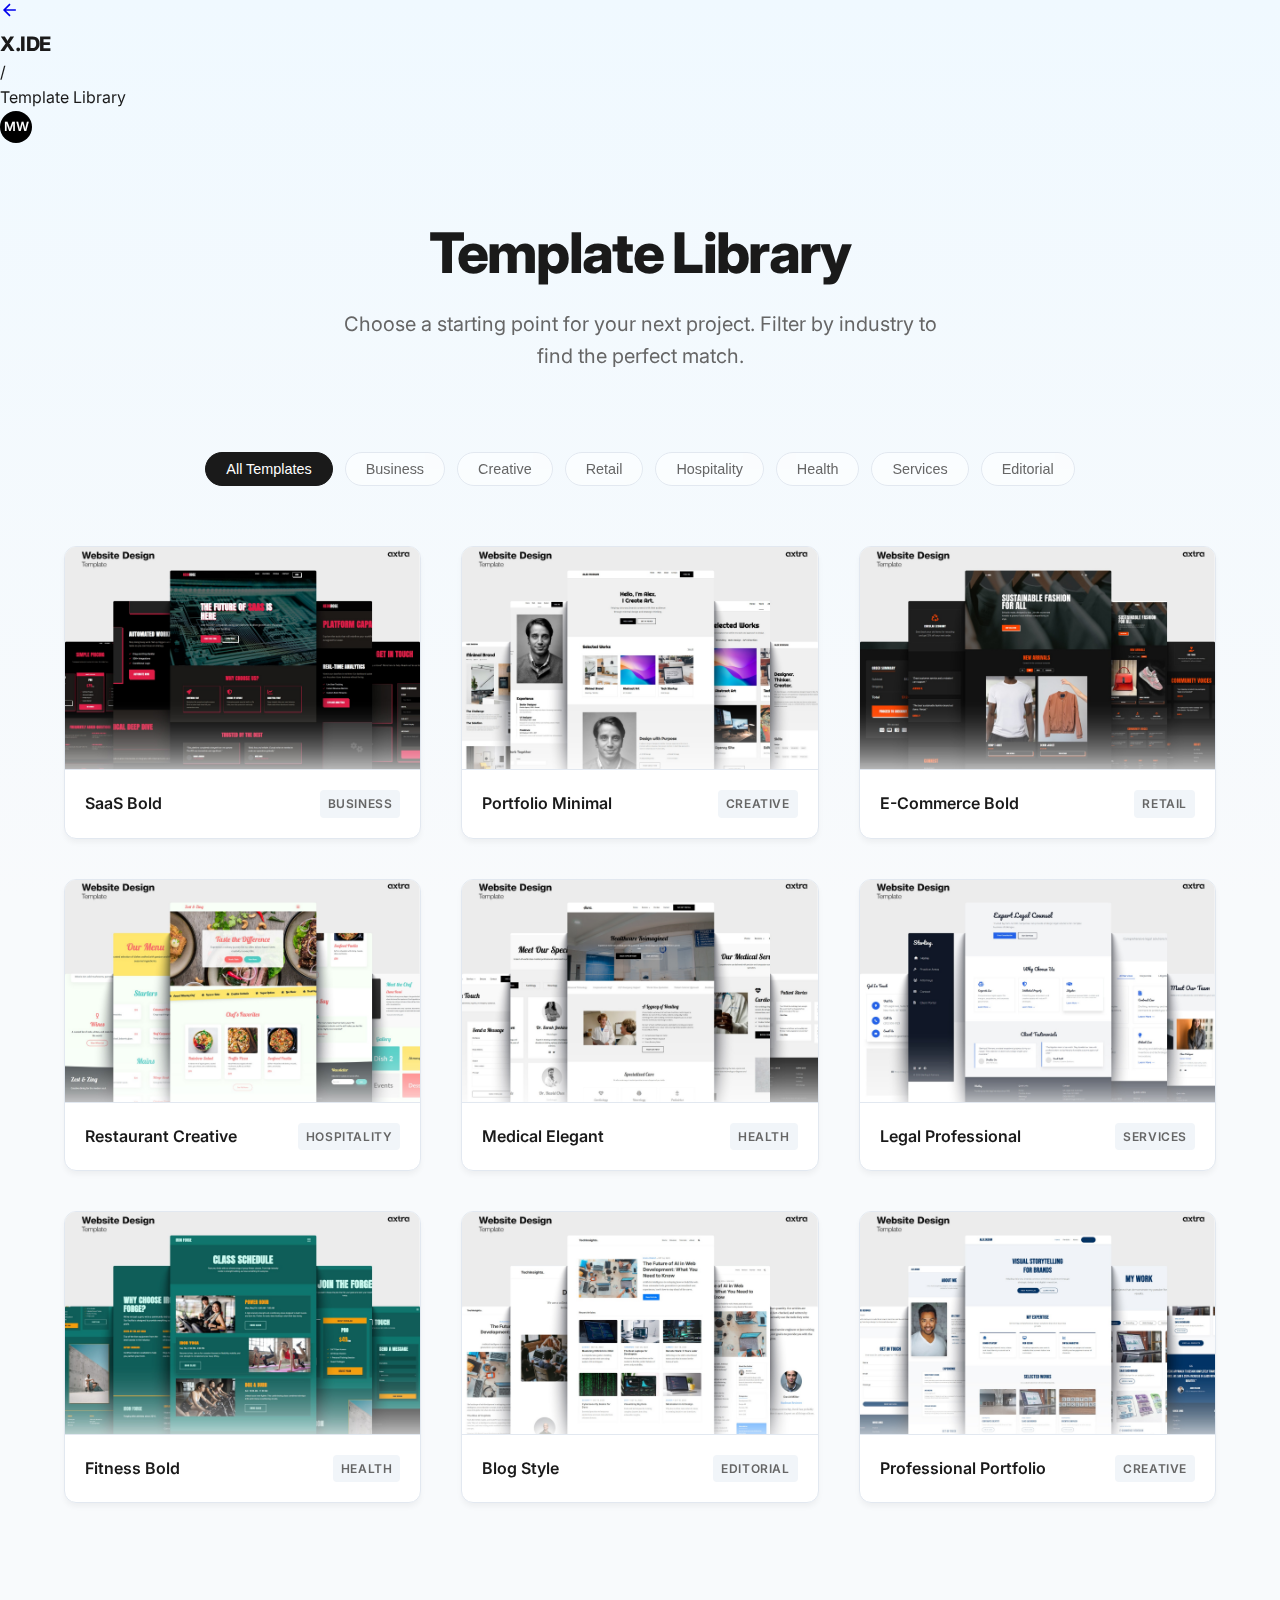
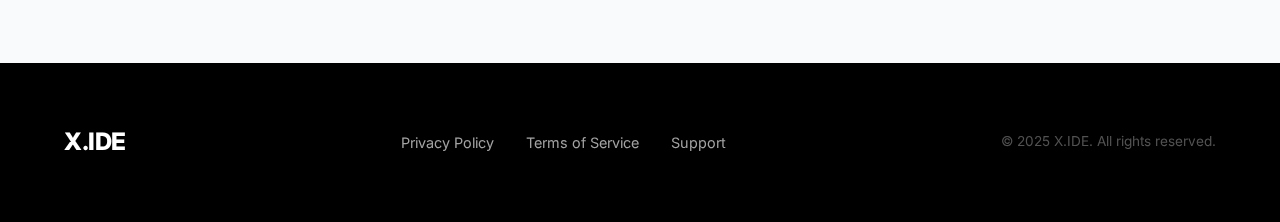
<file: templates.html>
<!DOCTYPE html>
<html lang="en">
<head>
    <meta charset="UTF-8">
    <meta name="viewport" content="width=device-width, initial-scale=1.0">
    <title>X.IDE - Template Library</title>
    <link rel="stylesheet" href="css/front-page.css">
    <link rel="stylesheet" href="css/templates.css">
    <link rel="preconnect" href="https://fonts.googleapis.com">
    <link rel="preconnect" href="https://fonts.gstatic.com" crossorigin>
    <link href="https://fonts.googleapis.com/css2?family=Inter:wght@300;400;500;600;700;800&display=swap" rel="stylesheet">
</head>
<body>
    <div class="gradient-bg"></div>
    
    <header class="app-header">
        <div class="header-content">
            <div class="logo-area">
                <a href="index.html" class="back-link">
                    <svg width="20" height="20" viewBox="0 0 24 24" fill="none" stroke="currentColor" stroke-width="2">
                        <path d="M19 12H5M12 19l-7-7 7-7"/>
                    </svg>
                </a>
                <div class="logo">X.IDE</div>
                <div class="divider">/</div>
                <div class="app-name">Template Library</div>
            </div>
            
            <div class="header-actions">
                <div class="user-profile">
                    <div class="avatar">MW</div>
                </div>
            </div>
        </div>
    </header>

    <main class="main-content">
        <header class="dashboard-header">
            <h1>Template Library</h1>
            <p>Choose a starting point for your next project. Filter by industry to find the perfect match.</p>
        </header>

        <div class="filter-bar">
            <button class="filter-btn active" data-filter="all">All Templates</button>
            <button class="filter-btn" data-filter="business">Business</button>
            <button class="filter-btn" data-filter="creative">Creative</button>
            <button class="filter-btn" data-filter="retail">Retail</button>
            <button class="filter-btn" data-filter="hospitality">Hospitality</button>
            <button class="filter-btn" data-filter="health">Health</button>
            <button class="filter-btn" data-filter="services">Services</button>
            <button class="filter-btn" data-filter="editorial">Editorial</button>
        </div>

        <div class="template-grid" id="templateGrid">
            <!-- Template 1: SaaS Bold -->
            <div class="template-card" data-category="business">
                <div class="card-image">
                    <img src="assets/Website Templates/SAAS Bold Template.jpeg" alt="SaaS Bold">
                    <div class="card-overlay">
                        <a href="level-2.html?skipModal=true" class="btn-use">Use Template</a>
                        <a href="https://axtratemplates.vercel.app/built_templates/saas_bold_0453596c/index.html" target="_blank" class="btn-preview">Full Preview</a>
                    </div>
                </div>
                <div class="card-info">
                    <h3>SaaS Bold</h3>
                    <span class="category-tag">Business</span>
                </div>
            </div>

            <!-- Template 2: Portfolio Minimal -->
            <div class="template-card" data-category="creative">
                <div class="card-image">
                    <img src="assets/Website Templates/Portfolio Minimal Template.jpeg" alt="Portfolio Minimal">
                    <div class="card-overlay">
                        <a href="level-2.html?skipModal=true" class="btn-use">Use Template</a>
                        <a href="https://axtratemplates.vercel.app/built_templates/portfolio_minimal_22d83524/index.html" target="_blank" class="btn-preview">Full Preview</a>
                    </div>
                </div>
                <div class="card-info">
                    <h3>Portfolio Minimal</h3>
                    <span class="category-tag">Creative</span>
                </div>
            </div>

            <!-- Template 3: E-Commerce Bold -->
            <div class="template-card" data-category="retail">
                <div class="card-image">
                    <img src="assets/Website Templates/E Commerce Bold Template.jpeg" alt="E-Commerce Bold">
                    <div class="card-overlay">
                        <a href="level-2.html?skipModal=true" class="btn-use">Use Template</a>
                        <a href="https://axtratemplates.vercel.app/built_templates/ecommerce_bold_9a8b7c6d/index.html" target="_blank" class="btn-preview">Full Preview</a>
                    </div>
                </div>
                <div class="card-info">
                    <h3>E-Commerce Bold</h3>
                    <span class="category-tag">Retail</span>
                </div>
            </div>

            <!-- Template 4: Restaurant Creative -->
            <div class="template-card" data-category="hospitality">
                <div class="card-image">
                    <img src="assets/Website Templates/Restaurant Creative Template.jpeg" alt="Restaurant Creative">
                    <div class="card-overlay">
                        <a href="level-2.html?skipModal=true" class="btn-use">Use Template</a>
                        <a href="https://axtratemplates.vercel.app/built_templates/restaurant_creative_418334b4/index.html" target="_blank" class="btn-preview">Full Preview</a>
                    </div>
                </div>
                <div class="card-info">
                    <h3>Restaurant Creative</h3>
                    <span class="category-tag">Hospitality</span>
                </div>
            </div>

            <!-- Template 5: Medical Elegant -->
            <div class="template-card" data-category="health">
                <div class="card-image">
                    <img src="assets/Website Templates/Medical Elegant Template.jpeg" alt="Medical Elegant">
                    <div class="card-overlay">
                        <a href="level-2.html?skipModal=true" class="btn-use">Use Template</a>
                        <a href="https://axtratemplates.vercel.app/built_templates/medical_elegant_2b3c4d5e/index.html" target="_blank" class="btn-preview">Full Preview</a>
                    </div>
                </div>
                <div class="card-info">
                    <h3>Medical Elegant</h3>
                    <span class="category-tag">Health</span>
                </div>
            </div>

            <!-- Template 6: Legal Professional -->
            <div class="template-card" data-category="services">
                <div class="card-image">
                    <img src="assets/Website Templates/Legal Professional Template.jpeg" alt="Legal Professional">
                    <div class="card-overlay">
                        <a href="level-2.html?skipModal=true" class="btn-use">Use Template</a>
                        <a href="https://axtratemplates.vercel.app/built_templates/legal_professional_1a2b3c4d/index.html" target="_blank" class="btn-preview">Full Preview</a>
                    </div>
                </div>
                <div class="card-info">
                    <h3>Legal Professional</h3>
                    <span class="category-tag">Services</span>
                </div>
            </div>

            <!-- Template 7: Fitness Bold -->
            <div class="template-card" data-category="health">
                <div class="card-image">
                    <img src="assets/Website Templates/Fitness Bold Template.jpeg" alt="Fitness Bold">
                    <div class="card-overlay">
                        <a href="level-2.html?skipModal=true" class="btn-use">Use Template</a>
                        <a href="https://axtratemplates.vercel.app/built_templates/fitness_bold_fcbe0d96/index.html" target="_blank" class="btn-preview">Full Preview</a>
                    </div>
                </div>
                <div class="card-info">
                    <h3>Fitness Bold</h3>
                    <span class="category-tag">Health</span>
                </div>
            </div>

            <!-- Template 8: Blog Style -->
            <div class="template-card" data-category="editorial">
                <div class="card-image">
                    <img src="assets/Website Templates/Blog Style Template.jpeg" alt="Blog Style">
                    <div class="card-overlay">
                        <a href="level-2.html?skipModal=true" class="btn-use">Use Template</a>
                        <a href="https://axtratemplates.vercel.app/built_templates/blog_tech_7d8e9f0a/index.html" target="_blank" class="btn-preview">Full Preview</a>
                    </div>
                </div>
                <div class="card-info">
                    <h3>Blog Style</h3>
                    <span class="category-tag">Editorial</span>
                </div>
            </div>

            <!-- Template 9: Professional Portfolio -->
            <div class="template-card" data-category="creative">
                <div class="card-image">
                    <img src="assets/Website Templates/Professional Portfolio Template.jpeg" alt="Professional Portfolio">
                    <div class="card-overlay">
                        <a href="level-2.html?skipModal=true" class="btn-use">Use Template</a>
                        <a href="https://axtratemplates.vercel.app/built_templates/portfolio_professional_1e5ab469/index.html" target="_blank" class="btn-preview">Full Preview</a>
                    </div>
                </div>
                <div class="card-info">
                    <h3>Professional Portfolio</h3>
                    <span class="category-tag">Creative</span>
                </div>
            </div>
        </div>
    </main>

    <footer class="footer">
        <div class="footer-content">
            <div class="footer-logo">X.IDE</div>
            <div class="footer-links">
                <a href="#">Privacy Policy</a>
                <a href="#">Terms of Service</a>
                <a href="#">Support</a>
            </div>
            <div class="copyright">&copy; 2025 X.IDE. All rights reserved.</div>
        </div>
    </footer>

    <script>
        // Filter Logic
        const filterBtns = document.querySelectorAll('.filter-btn');
        const templateCards = document.querySelectorAll('.template-card');

        filterBtns.forEach(btn => {
            btn.addEventListener('click', () => {
                // Remove active class from all buttons
                filterBtns.forEach(b => b.classList.remove('active'));
                // Add active class to clicked button
                btn.classList.add('active');

                const filterValue = btn.getAttribute('data-filter');

                templateCards.forEach(card => {
                    if (filterValue === 'all' || card.getAttribute('data-category') === filterValue) {
                        card.style.display = 'block';
                        // Add a small animation
                        card.style.opacity = '0';
                        setTimeout(() => card.style.opacity = '1', 50);
                    } else {
                        card.style.display = 'none';
                    }
                });
            });
        });
    </script>
</body>
</html>
</file>
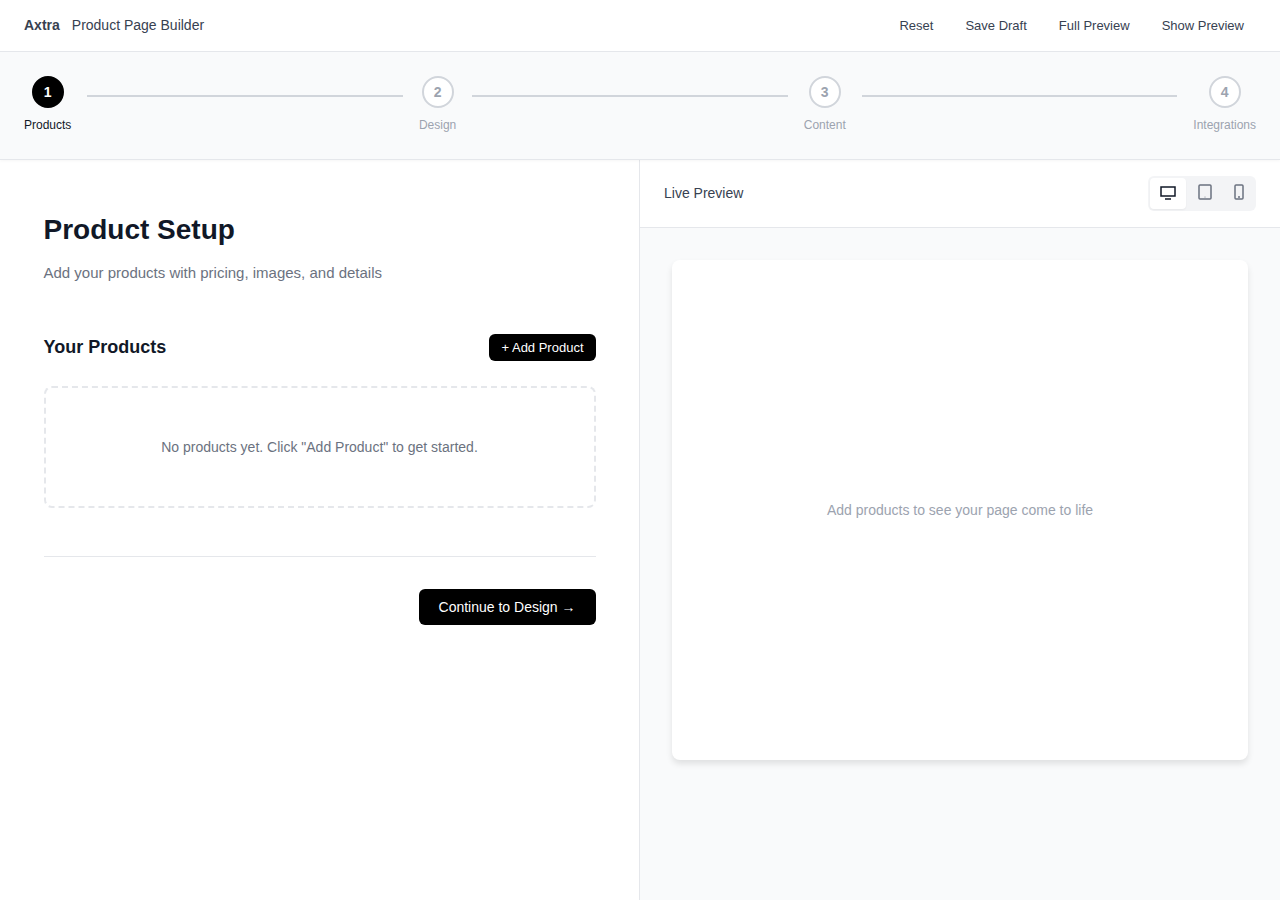
<file: src/index-v2.html>
<!DOCTYPE html>
<html lang="en">
<head>
    <meta charset="UTF-8">
    <meta name="viewport" content="width=device-width, initial-scale=1.0">
    <title>Axtra Product Page Builder - Professional Edition</title>
    <link rel="stylesheet" href="css/styles-v2.css">
</head>
<body>
    <div class="builder-app">
        <!-- Header -->
        <header class="app-header">
            <div class="header-content">
                <div class="logo">
                    <strong>Axtra</strong> Product Page Builder
                </div>
                
                <div class="header-actions">
                    <button class="btn-ghost btn-sm" id="clearDataBtn" title="Clear all data and start fresh">
                        Reset
                    </button>
                    <button class="btn-ghost btn-sm" id="saveDraftBtn">Save Draft</button>
                    <button class="btn-ghost btn-sm" id="openFullPreviewBtn" title="Open full page in new window">
                        Full Preview
                    </button>
                    <button class="btn-ghost btn-sm" id="previewToggleBtn">
                        <span class="toggle-text">Show Preview</span>
                    </button>
                </div>
            </div>
            
            <!-- Step Indicator -->
            <div class="step-indicator">
                <div class="step active" data-step="1">
                    <div class="step-number">1</div>
                    <div class="step-label">Products</div>
                </div>
                <div class="step-line"></div>
                <div class="step" data-step="2">
                    <div class="step-number">2</div>
                    <div class="step-label">Design</div>
                </div>
                <div class="step-line"></div>
                <div class="step" data-step="3">
                    <div class="step-number">3</div>
                    <div class="step-label">Content</div>
                </div>
                <div class="step-line"></div>
                <div class="step" data-step="4">
                    <div class="step-number">4</div>
                    <div class="step-label">Integrations</div>
                </div>
            </div>
        </header>

        <!-- Workspace -->
        <main class="workspace">
            <!-- Left Panel: Form Steps -->
            <div class="form-panel">
                <div class="form-container">
                    
                    <!-- STEP 1: PRODUCT SETUP -->
                    <div class="step-content active" id="step1">
                        <div class="step-header">
                            <h1>Product Setup</h1>
                            <p>Add your products with pricing, images, and details</p>
                        </div>
                        
                        <!-- Products List -->
                        <div class="products-section">
                            <div class="section-title-row">
                                <h3>Your Products</h3>
                                <button class="btn-primary btn-sm" id="addProductBtn">+ Add Product</button>
                            </div>
                            
                            <div id="productsList" class="products-list">
                                <!-- Product cards will be added here -->
                                <div class="empty-state" id="emptyProducts">
                                    <p>No products yet. Click "Add Product" to get started.</p>
                                </div>
                            </div>
                        </div>
                        
                        <div class="step-actions">
                            <button class="btn-primary" data-next="2">Continue to Design →</button>
                        </div>
                    </div>

                    <!-- STEP 2: DESIGN & BRANDING -->
                    <div class="step-content" id="step2">
                        <div class="step-header">
                            <h1>Design & Branding</h1>
                            <p>Choose your industry and design style</p>
                        </div>
                        
                        <!-- Industry Selection -->
                        <div class="form-section">
                            <label class="form-label">Industry *</label>
                            <p class="field-hint">We'll apply industry-specific templates and best practices</p>
                            
                            <div class="industry-grid">
                                <label class="industry-card">
                                    <input type="radio" name="industry" value="saas">
                                    <div class="industry-content">
                                        <div class="industry-name">SaaS</div>
                                    </div>
                                </label>
                                
                                <label class="industry-card">
                                    <input type="radio" name="industry" value="ecommerce">
                                    <div class="industry-content">
                                        <div class="industry-name">E-commerce</div>
                                    </div>
                                </label>
                                
                                <label class="industry-card">
                                    <input type="radio" name="industry" value="education">
                                    <div class="industry-content">
                                        <div class="industry-name">Education</div>
                                    </div>
                                </label>
                                
                                <label class="industry-card">
                                    <input type="radio" name="industry" value="finance">
                                    <div class="industry-content">
                                        <div class="industry-name">Finance</div>
                                    </div>
                                </label>
                                
                                <label class="industry-card">
                                    <input type="radio" name="industry" value="healthcare">
                                    <div class="industry-content">
                                        <div class="industry-name">Healthcare</div>
                                    </div>
                                </label>
                                
                                <label class="industry-card">
                                    <input type="radio" name="industry" value="marketing">
                                    <div class="industry-content">
                                        <div class="industry-name">Marketing</div>
                                    </div>
                                </label>
                                
                                <label class="industry-card">
                                    <input type="radio" name="industry" value="realestate">
                                    <div class="industry-content">
                                        <div class="industry-name">Real Estate</div>
                                    </div>
                                </label>
                                
                                <label class="industry-card">
                                    <input type="radio" name="industry" value="nonprofit">
                                    <div class="industry-content">
                                        <div class="industry-name">Non-Profit</div>
                                    </div>
                                </label>
                                
                                <label class="industry-card">
                                    <input type="radio" name="industry" value="tech">
                                    <div class="industry-content">
                                        <div class="industry-name">Technology</div>
                                    </div>
                                </label>
                                
                                <label class="industry-card">
                                    <input type="radio" name="industry" value="food">
                                    <div class="industry-content">
                                        <div class="industry-name">Food & Beverage</div>
                                    </div>
                                </label>
                                
                                <label class="industry-card">
                                    <input type="radio" name="industry" value="other">
                                    <div class="industry-content">
                                        <div class="industry-name">Other</div>
                                    </div>
                                </label>
                            </div>
                        </div>
                        
                        <!-- Design Style -->
                        <div class="form-section">
                            <label class="form-label">Design Style *</label>
                            <p class="field-hint">Choose the visual approach for your page</p>
                            <div class="style-grid">
                                <label class="style-card">
                                    <input type="radio" name="designStyle" value="minimal">
                                    <div class="style-preview minimal-preview"></div>
                                    <div class="style-name">Minimal</div>
                                    <div class="style-desc">Clean & spacious</div>
                                </label>
                                
                                <label class="style-card">
                                    <input type="radio" name="designStyle" value="bold">
                                    <div class="style-preview bold-preview"></div>
                                    <div class="style-name">Bold</div>
                                    <div class="style-desc">Strong & vibrant</div>
                                </label>
                                
                                <label class="style-card">
                                    <input type="radio" name="designStyle" value="professional">
                                    <div class="style-preview professional-preview"></div>
                                    <div class="style-name">Professional</div>
                                    <div class="style-desc">Corporate & trustworthy</div>
                                </label>
                                
                                <label class="style-card">
                                    <input type="radio" name="designStyle" value="creative">
                                    <div class="style-preview creative-preview"></div>
                                    <div class="style-name">Creative</div>
                                    <div class="style-desc">Artistic & unique</div>
                                </label>
                                
                                <label class="style-card">
                                    <input type="radio" name="designStyle" value="elegant">
                                    <div class="style-preview elegant-preview"></div>
                                    <div class="style-name">Elegant</div>
                                    <div class="style-desc">Luxurious & refined</div>
                                </label>
                                
                                <label class="style-card">
                                    <input type="radio" name="designStyle" value="modern">
                                    <div class="style-preview modern-preview"></div>
                                    <div class="style-name">Modern</div>
                                    <div class="style-desc">Trendy & contemporary</div>
                                </label>
                                
                                <label class="style-card">
                                    <input type="radio" name="designStyle" value="playful">
                                    <div class="style-preview playful-preview"></div>
                                    <div class="style-name">Playful</div>
                                    <div class="style-desc">Fun & friendly</div>
                                </label>
                                
                                <label class="style-card">
                                    <input type="radio" name="designStyle" value="technical">
                                    <div class="style-preview technical-preview"></div>
                                    <div class="style-name">Technical</div>
                                    <div class="style-desc">Data-driven & precise</div>
                                </label>
                            </div>
                        </div>
                        
                        <!-- Brand Colors -->
                        <div class="form-section">
                            <label class="form-label">Brand Colors</label>
                            <p class="field-hint">Customize your color palette or use our smart defaults</p>
                            <div class="color-inputs">
                                <div class="form-group">
                                    <label>Primary Color</label>
                                    <input type="color" id="primaryColor" value="#667eea">
                                </div>
                                <div class="form-group">
                                    <label>Secondary Color</label>
                                    <input type="color" id="secondaryColor" value="#764ba2">
                                </div>
                                <div class="form-group">
                                    <label>Accent Color</label>
                                    <input type="color" id="accentColor" value="#48bb78">
                                </div>
                            </div>
                        </div>
                        
                        <!-- Advanced Customization (Progressive Disclosure) -->
                        <div class="form-section">
                            <button class="btn-ghost btn-sm" id="toggleAdvancedDesign" type="button">
                                Customize Layout & Effects
                            </button>
                            
                            <div id="advancedDesignOptions" style="display: none; margin-top: 16px;">
                                <!-- Spacing -->
                                <div class="form-group" style="margin-bottom: 16px;">
                                    <label class="form-label">Spacing</label>
                                    <div class="radio-group-inline">
                                        <label><input type="radio" name="spacing" value="compact"> Compact</label>
                                        <label><input type="radio" name="spacing" value="comfortable" checked> Comfortable</label>
                                        <label><input type="radio" name="spacing" value="spacious"> Spacious</label>
                                    </div>
                                </div>
                                
                                <!-- Border Radius -->
                                <div class="form-group" style="margin-bottom: 16px;">
                                    <label class="form-label">Corners</label>
                                    <div class="radio-group-inline">
                                        <label><input type="radio" name="borderRadius" value="sharp"> Sharp</label>
                                        <label><input type="radio" name="borderRadius" value="rounded" checked> Rounded</label>
                                        <label><input type="radio" name="borderRadius" value="pill"> Pill</label>
                                    </div>
                                </div>
                                
                                <!-- Shadows -->
                                <div class="form-group" style="margin-bottom: 16px;">
                                    <label class="form-label">Shadows</label>
                                    <div class="radio-group-inline">
                                        <label><input type="radio" name="shadows" value="none"> None</label>
                                        <label><input type="radio" name="shadows" value="subtle" checked> Subtle</label>
                                        <label><input type="radio" name="shadows" value="dramatic"> Dramatic</label>
                                    </div>
                                </div>
                                
                                <!-- Animations -->
                                <div class="form-group">
                                    <label class="form-label">Animations</label>
                                    <div class="radio-group-inline">
                                        <label><input type="radio" name="animations" value="none"> None</label>
                                        <label><input type="radio" name="animations" value="subtle" checked> Subtle</label>
                                        <label><input type="radio" name="animations" value="playful"> Playful</label>
                                    </div>
                                </div>
                            </div>
                        </div>
                        
                        <div class="step-actions">
                            <button class="btn-secondary" data-prev="1">← Back</button>
                            <button class="btn-primary" data-next="3">Continue to Content →</button>
                        </div>
                    </div>

                    <!-- STEP 3: CONTENT & COPY -->
                    <div class="step-content" id="step3">
                        <div class="step-header">
                            <h1>Content & Copy</h1>
                            <p>Write compelling copy for your product page</p>
                        </div>
                        
                        <!-- Hero Section -->
                        <div class="form-section">
                            <label class="form-label">Hero Headline *</label>
                            <input type="text" class="form-input" id="heroHeadline" placeholder="Transform Your Life Today">
                        </div>
                        
                        <div class="form-section">
                            <label class="form-label">Hero Subheadline</label>
                            <textarea class="form-textarea" id="heroSubheadline" rows="2" placeholder="The ultimate solution for..."></textarea>
                        </div>
                        
                        <!-- Features -->
                        <div class="form-section">
                            <label class="form-label">Key Features</label>
                            <div id="featuresList">
                                <div class="dynamic-input">
                                    <input type="text" class="form-input" placeholder="Feature 1">
                                    <button class="btn-icon" onclick="removeInput(this)">×</button>
                                </div>
                            </div>
                            <button class="btn-ghost btn-sm" onclick="addFeature()">+ Add Feature</button>
                        </div>
                        
                        <!-- Benefits -->
                        <div class="form-section">
                            <label class="form-label">Benefits</label>
                            <div id="benefitsList">
                                <div class="dynamic-input">
                                    <textarea class="form-textarea" rows="2" placeholder="Benefit description"></textarea>
                                    <button class="btn-icon" onclick="removeInput(this)">×</button>
                                </div>
                            </div>
                            <button class="btn-ghost btn-sm" onclick="addBenefit()">+ Add Benefit</button>
                        </div>
                        
                        <!-- Testimonials -->
                        <div class="form-section">
                            <label class="form-label">Testimonials</label>
                            <div id="testimonialsList">
                                <div class="testimonial-input">
                                    <textarea class="form-textarea" rows="3" placeholder="Testimonial text"></textarea>
                                    <input type="text" class="form-input" placeholder="Customer name">
                                    <button class="btn-icon" onclick="removeInput(this)">×</button>
                                </div>
                            </div>
                            <button class="btn-ghost btn-sm" onclick="addTestimonial()">+ Add Testimonial</button>
                        </div>
                        
                        <div class="step-actions">
                            <button class="btn-secondary" data-prev="2">← Back</button>
                            <button class="btn-primary" data-next="4">Continue to Integrations →</button>
                        </div>
                    </div>

                    <!-- STEP 4: INTEGRATIONS & MARKETING -->
                    <div class="step-content" id="step4">
                        <div class="step-header">
                            <h1>Integrations & Marketing</h1>
                            <p>Connect your tools and analytics</p>
                        </div>
                        
                        <!-- Lean X Payment -->
                        <div class="form-section">
                            <label class="form-label">Lean X Payment Gateway *</label>
                            <input type="text" class="form-input" id="leanxApiKey" placeholder="Your Lean X API Key">
                        </div>
                        
                        <!-- Email Marketing -->
                        <div class="form-section">
                            <label class="form-label">Email Marketing</label>
                            <select class="form-select" id="emailProvider">
                                <option value="">Select provider (optional)</option>
                                <option value="mailchimp">Mailchimp</option>
                                <option value="convertkit">ConvertKit</option>
                                <option value="klaviyo">Klaviyo</option>
                            </select>
                            <input type="text" class="form-input" id="emailApiKey" placeholder="API Key" style="margin-top: 8px; display: none;">
                        </div>
                        
                        <!-- Analytics -->
                        <div class="form-section">
                            <label class="form-label">Analytics & Tracking</label>
                            <input type="text" class="form-input" id="googleAnalytics" placeholder="Google Analytics ID (optional)">
                            <input type="text" class="form-input" id="facebookPixel" placeholder="Facebook Pixel ID (optional)" style="margin-top: 8px;">
                        </div>
                        
                        <div class="step-actions">
                            <button class="btn-secondary" data-prev="3">← Back</button>
                            <button class="btn-success" id="generatePageBtn">Generate Product Page →</button>
                        </div>
                    </div>

                </div>
            </div>

            <!-- Right Panel: Live Preview -->
            <div class="preview-panel" id="previewPanel">
                <div class="preview-header">
                    <div class="preview-title">Live Preview</div>
                    <div class="device-toggle">
                        <button class="device-btn active" data-device="desktop" title="Desktop">
                            <svg width="16" height="16" viewBox="0 0 16 16" fill="none">
                                <rect x="1" y="3" width="14" height="9" stroke="currentColor" stroke-width="1.5"/>
                                <line x1="5" y1="15" x2="11" y2="15" stroke="currentColor" stroke-width="1.5"/>
                            </svg>
                        </button>
                        <button class="device-btn" data-device="tablet" title="Tablet">
                            <svg width="14" height="16" viewBox="0 0 14 16" fill="none">
                                <rect x="1" y="1" width="12" height="14" rx="1" stroke="currentColor" stroke-width="1.5"/>
                                <circle cx="7" cy="13" r="0.5" fill="currentColor"/>
                            </svg>
                        </button>
                        <button class="device-btn" data-device="mobile" title="Mobile">
                            <svg width="10" height="16" viewBox="0 0 10 16" fill="none">
                                <rect x="1" y="1" width="8" height="14" rx="1" stroke="currentColor" stroke-width="1.5"/>
                                <line x1="4" y1="13" x2="6" y2="13" stroke="currentColor" stroke-width="1.5"/>
                            </svg>
                        </button>
                    </div>
                </div>
                
                <div class="preview-viewport" data-device="desktop">
                    <div class="preview-frame">
                        <div id="livePreview" class="preview-content">
                            <div class="preview-placeholder">
                                <p>Add products to see your page come to life</p>
                            </div>
                        </div>
                    </div>
                </div>
            </div>
        </main>
    </div>

    <!-- Product Modal -->
    <div class="modal" id="productModal">
        <div class="modal-content modal-large">
            <div class="modal-header">
                <h2 id="modalTitle">Add Product</h2>
                <button class="modal-close" onclick="closeProductModal()">×</button>
            </div>
            
            <div class="modal-body">
                <!-- Basic Info -->
                <div class="form-group">
                    <label>Product Name *</label>
                    <input type="text" class="form-input" id="productName" placeholder="Premium Cotton T-Shirt">
                </div>
                
                <div class="form-group">
                    <label>Product Type</label>
                    <select class="form-select" id="productType">
                        <option value="physical">Physical Product</option>
                        <option value="digital">Digital Product</option>
                        <option value="service">Service</option>
                    </select>
                </div>
                
                <div class="form-row">
                    <div class="form-group">
                        <label>Base Price (RM) *</label>
                        <input type="number" class="form-input" id="productPrice" placeholder="49.00" step="0.01">
                    </div>
                    <div class="form-group">
                        <label>Compare At Price (RM)</label>
                        <input type="number" class="form-input" id="productComparePrice" placeholder="79.00" step="0.01">
                        <small style="color: var(--gray-500); font-size: 12px;">Original price (shows as strikethrough)</small>
                    </div>
                </div>
                
                <div class="form-group">
                    <label>Description</label>
                    <textarea class="form-textarea" id="productDescription" rows="3" placeholder="High-quality cotton t-shirt with premium finishing..."></textarea>
                </div>
                
                <!-- Images -->
                <div class="form-group">
                    <label>Product Images</label>
                    <input type="file" class="form-input" id="productImages" accept="image/*" multiple>
                    <small style="color: var(--gray-500); font-size: 12px;">Upload multiple images. First image will be the main image.</small>
                    <div id="imagePreviewContainer" style="display: flex; gap: 8px; margin-top: 8px; flex-wrap: wrap;"></div>
                </div>
                
                <!-- Inventory -->
                <div class="form-group">
                    <label style="display: flex; align-items: center; gap: 8px;">
                        <input type="checkbox" id="trackInventory" checked>
                        Track Inventory
                    </label>
                </div>
                
                <div class="form-row" id="inventoryFields">
                    <div class="form-group">
                        <label>Stock Quantity</label>
                        <input type="number" class="form-input" id="productStock" placeholder="100" min="0">
                    </div>
                    <div class="form-group">
                        <label>SKU</label>
                        <input type="text" class="form-input" id="productSKU" placeholder="TS-001">
                    </div>
                </div>
                
                <!-- Variants -->
                <div class="form-section" style="margin-top: 24px; padding-top: 24px; border-top: 1px solid var(--color-border);">
                    <label style="display: flex; align-items: center; gap: 8px; margin-bottom: 16px;">
                        <input type="checkbox" id="hasVariants">
                        <strong>This product has variants (e.g., Size, Color)</strong>
                    </label>
                    
                    <div id="variantsSection" style="display: none;">
                        <!-- Variant Types -->
                        <div class="form-group">
                            <label>Variant Options</label>
                            <div id="variantOptions">
                                <!-- Variant options will be added here -->
                            </div>
                            <button type="button" class="btn-ghost btn-sm" onclick="addVariantOption()" style="margin-top: 8px;">+ Add Option (e.g., Size, Color)</button>
                        </div>
                        
                        <!-- Variant Combinations -->
                        <div id="variantCombinations" style="margin-top: 16px;">
                            <!-- Auto-generated variant combinations will appear here -->
                        </div>
                    </div>
                </div>
                
                <!-- Shipping (for physical products) -->
                <div class="form-section" id="shippingSection" style="margin-top: 24px; padding-top: 24px; border-top: 1px solid var(--color-border);">
                    <label style="margin-bottom: 16px;"><strong>Shipping Information</strong></label>
                    <div class="form-row">
                        <div class="form-group">
                            <label>Weight (kg)</label>
                            <input type="number" class="form-input" id="productWeight" placeholder="0.5" step="0.01">
                        </div>
                        <div class="form-group">
                            <label>Dimensions (L×W×H cm)</label>
                            <input type="text" class="form-input" id="productDimensions" placeholder="30×20×5">
                        </div>
                    </div>
                </div>
            </div>
            
            <div class="modal-footer">
                <button class="btn-secondary" onclick="closeProductModal()">Cancel</button>
                <button class="btn-primary" id="saveProductBtn">Save Product</button>
            </div>
        </div>
    </div>

    <script src="js/design-engine.js"></script>
    <script src="js/app-v2.js"></script>
</body>
</html>
</file>
<file: css/styles-v2.css>
/* ============================================
   AXTRA PRODUCT PAGE BUILDER V2
   Professional Edition - Enhanced Design System
   ============================================ */

:root {
  /* Grayscale Palette */
  --gray-50: #f9fafb;
  --gray-100: #f3f4f6;
  --gray-200: #e5e7eb;
  --gray-300: #d1d5db;
  --gray-400: #9ca3af;
  --gray-500: #6b7280;
  --gray-600: #4b5563;
  --gray-700: #374151;
  --gray-800: #1f2937;
  --gray-900: #111827;
  
  /* Semantic Colors */
  --color-primary: #000000;
  --color-bg: #ffffff;
  --color-bg-secondary: var(--gray-50);
  --color-border: var(--gray-200);
  --color-text-primary: var(--gray-900);
  --color-text-secondary: var(--gray-700);
  --color-text-tertiary: var(--gray-500);
  
  /* Spacing */
  --space-xs: 0.5rem;
  --space-sm: 1rem;
  --space-md: 1.5rem;
  --space-lg: 2rem;
  --space-xl: 3rem;
  
  /* Typography */
  --font-sans: -apple-system, BlinkMacSystemFont, "Segoe UI", Roboto, sans-serif;
  
  /* Transitions */
  --transition: all 0.2s ease;
}

/* ============================================
   BASE STYLES
   ============================================ */

* {
  margin: 0;
  padding: 0;
  box-sizing: border-box;
}

body {
  font-family: var(--font-sans);
  font-size: 14px;
  line-height: 1.6;
  color: var(--color-text-secondary);
  background: var(--color-bg);
  -webkit-font-smoothing: antialiased;
}

/* ============================================
   APP LAYOUT
   ============================================ */

.builder-app {
  display: flex;
  flex-direction: column;
  height: 100vh;
  overflow: hidden;
}

/* Header */
.app-header {
  border-bottom: 1px solid var(--color-border);
  background: white;
  z-index: 100;
  box-shadow: 0 1px 3px rgba(0,0,0,0.04);
}

.header-content {
  display: flex;
  justify-content: space-between;
  align-items: center;
  padding: 12px 24px;
  max-width: 100%;
}

.logo {
  display: flex;
  align-items: center;
  gap: 12px;
}

.logo-img {
  height: 32px;
  width: auto;
  display: block;
}

.logo-text {
  font-size: 16px;
  font-weight: 500;
  color: var(--color-text-primary);
}

.header-actions {
  display: flex;
  gap: 8px;
  align-items: center;
}

/* Step Indicator */
.step-indicator {
  display: flex;
  align-items: center;
  padding: var(--space-md);
  gap: 0;
  background: var(--color-bg-secondary);
  border-top: 1px solid var(--color-border);
}

.step {
  display: flex;
  flex-direction: column;
  align-items: center;
  gap: 0.5rem;
  position: relative;
  cursor: pointer;
  transition: var(--transition);
}

.step-number {
  width: 32px;
  height: 32px;
  border-radius: 50%;
  background: white;
  border: 2px solid var(--gray-300);
  display: flex;
  align-items: center;
  justify-content: center;
  font-size: 14px;
  font-weight: 600;
  color: var(--gray-400);
  transition: var(--transition);
}

.step.active .step-number {
  background: var(--color-primary);
  border-color: var(--color-primary);
  color: white;
}

.step.completed .step-number {
  background: var(--gray-700);
  border-color: var(--gray-700);
  color: white;
}

.step-label {
  font-size: 12px;
  font-weight: 500;
  color: var(--gray-400);
  transition: var(--transition);
}

.step.active .step-label {
  color: var(--color-text-primary);
}

.step-line {
  height: 2px;
  flex: 1;
  background: var(--gray-300);
  margin: 0 var(--space-sm);
  margin-bottom: 20px;
}

/* Workspace */
.workspace {
  display: flex;
  flex: 1;
  overflow: hidden;
}

.form-panel {
  flex: 0 0 50%;
  overflow-y: auto;
  border-right: 1px solid var(--color-border);
  background: var(--color-bg);
}

.form-container {
  max-width: 600px;
  margin: 0 auto;
  padding: var(--space-xl) var(--space-md);
}

.preview-panel {
  flex: 1;
  display: flex;
  flex-direction: column;
  background: var(--gray-50);
  overflow: hidden;
}

.preview-header {
  display: flex;
  justify-content: space-between;
  align-items: center;
  padding: var(--space-sm) var(--space-md);
  border-bottom: 1px solid var(--color-border);
  background: white;
}

.preview-title {
  font-size: 14px;
  font-weight: 500;
  color: var(--color-text-secondary);
}

.device-toggle {
  display: flex;
  gap: 2px;
  background: var(--gray-100);
  padding: 2px;
  border-radius: 6px;
}

.device-btn {
  padding: 6px 10px;
  background: transparent;
  border: none;
  border-radius: 4px;
  color: var(--gray-500);
  cursor: pointer;
  transition: var(--transition);
}

.device-btn:hover {
  background: var(--gray-200);
  color: var(--gray-700);
}

.device-btn.active {
  background: white;
  color: var(--gray-900);
  box-shadow: 0 1px 2px rgba(0,0,0,0.05);
}

.preview-viewport {
  flex: 1;
  padding: var(--space-lg);
  overflow: auto;
  display: flex;
  justify-content: center;
  align-items: flex-start;
}

.preview-frame {
  width: 100%;
  background: white;
  border-radius: 8px;
  box-shadow: 0 4px 6px rgba(0,0,0,0.1);
  overflow: hidden;
  transition: var(--transition);
}

.preview-viewport[data-device="tablet"] .preview-frame {
  max-width: 768px;
}

.preview-viewport[data-device="mobile"] .preview-frame {
  max-width: 375px;
}

.preview-content {
  min-height: 500px;
}

.preview-placeholder {
  display: flex;
  align-items: center;
  justify-content: center;
  min-height: 500px;
  padding: var(--space-xl);
  color: var(--gray-400);
  text-align: center;
}

/* ============================================
   STEP CONTENT
   ============================================ */

.step-content {
  display: none;
}

.step-content.active {
  display: block;
}

.step-header {
  margin-bottom: var(--space-xl);
}

.step-header h1 {
  font-size: 28px;
  font-weight: 600;
  color: var(--color-text-primary);
  margin-bottom: 0.5rem;
}

.step-header p {
  color: var(--color-text-tertiary);
  font-size: 15px;
}

.step-actions {
  display: flex;
  gap: var(--space-sm);
  justify-content: flex-end;
  margin-top: var(--space-xl);
  padding-top: var(--space-lg);
  border-top: 1px solid var(--color-border);
}

/* ============================================
   FORM ELEMENTS
   ============================================ */

.form-section {
  margin-bottom: var(--space-lg);
}

.form-label {
  display: block;
  font-size: 14px;
  font-weight: 500;
  color: var(--color-text-primary);
  margin-bottom: 0.5rem;
}

.field-hint {
  font-size: 13px;
  color: var(--color-text-tertiary);
  margin-bottom: var(--space-sm);
  margin-top: -0.25rem;
}

.form-input,
.form-select,
.form-textarea {
  width: 100%;
  padding: 10px 12px;
  border: 1px solid var(--color-border);
  border-radius: 6px;
  font-size: 14px;
  font-family: var(--font-sans);
  color: var(--color-text-primary);
  transition: var(--transition);
}

.form-input:focus,
.form-select:focus,
.form-textarea:focus {
  outline: none;
  border-color: var(--gray-400);
  box-shadow: 0 0 0 3px rgba(0,0,0,0.05);
}

.form-textarea {
  resize: vertical;
}

.form-row {
  display: grid;
  grid-template-columns: 1fr 1fr;
  gap: var(--space-sm);
}

.form-group {
  margin-bottom: var(--space-sm);
}

.form-group label {
  display: block;
  font-size: 13px;
  font-weight: 500;
  color: var(--color-text-primary);
  margin-bottom: 0.5rem;
}

.color-inputs {
  display: flex;
  gap: var(--space-md);
}

.color-inputs input[type="color"] {
  width: 60px;
  height: 40px;
  border: 1px solid var(--color-border);
  border-radius: 6px;
  cursor: pointer;
}

/* ============================================
   BUTTONS
   ============================================ */

.btn-primary,
.btn-secondary,
.btn-ghost,
.btn-success {
  padding: 10px 20px;
  border-radius: 6px;
  font-size: 14px;
  font-weight: 500;
  cursor: pointer;
  transition: var(--transition);
  border: none;
  font-family: var(--font-sans);
}

.btn-sm {
  padding: 6px 12px;
  font-size: 13px;
}

.btn-primary {
  background: var(--color-primary);
  color: white;
}

.btn-primary:hover {
  background: var(--gray-800);
}

.btn-secondary {
  background: white;
  color: var(--color-text-primary);
  border: 1px solid var(--color-border);
}

.btn-secondary:hover {
  background: var(--gray-50);
}

.btn-ghost {
  background: transparent;
  color: var(--color-text-secondary);
}

.btn-ghost:hover {
  background: var(--gray-100);
}

.btn-secondary {
  background: transparent;
  color: var(--color-text-secondary);
  border: 1px solid var(--color-border);
}

.btn-secondary:hover {
  background: var(--gray-50);
  border-color: var(--gray-300);
}

.btn-success {
  background: var(--gray-900);
  color: white;
}

.btn-success:hover {
  background: var(--gray-800);
}

.btn-icon {
  width: 28px;
  height: 28px;
  padding: 0;
  display: flex;
  align-items: center;
  justify-content: center;
  border-radius: 4px;
  background: transparent;
  border: 1px solid var(--color-border);
  color: var(--gray-500);
  cursor: pointer;
  font-size: 18px;
  transition: var(--transition);
}

.btn-icon:hover {
  background: var(--gray-100);
  color: var(--gray-700);
}

/* ============================================
   INDUSTRY & STYLE GRIDS
   ============================================ */

.industry-grid {
  display: grid;
  grid-template-columns: repeat(4, 1fr);
  gap: var(--space-sm);
}

.industry-card {
  position: relative;
  border: 2px solid var(--color-border);
  border-radius: 8px;
  padding: var(--space-md);
  cursor: pointer;
  transition: var(--transition);
  text-align: center;
}

.industry-card:hover {
  border-color: var(--gray-400);
  background: var(--gray-50);
}

.industry-card input[type="radio"] {
  position: absolute;
  opacity: 0;
}

.industry-card input[type="radio"]:checked ~ .industry-content {
  opacity: 1;
}

.industry-card input[type="radio"]:checked ~ * {
  border-color: var(--color-primary);
}

.industry-card input[type="radio"]:checked {
  border-color: var(--color-primary);
}

.industry-card:has(input:checked) {
  border-color: var(--color-primary);
  background: var(--gray-50);
}

.industry-content {
  opacity: 0.7;
  transition: var(--transition);
}

.industry-icon {
  font-size: 32px;
  margin-bottom: 0.5rem;
}

.industry-name {
  font-size: 13px;
  font-weight: 500;
  color: var(--color-text-primary);
}

.style-grid {
  display: grid;
  grid-template-columns: repeat(4, 1fr);
  gap: var(--space-sm);
}

.style-card {
  position: relative;
  cursor: pointer;
}

.style-card input[type="radio"] {
  position: absolute;
  opacity: 0;
}

.style-preview {
  height: 100px;
  border-radius: 8px;
  border: 2px solid var(--color-border);
  margin-bottom: 0.5rem;
  transition: var(--transition);
  position: relative;
  overflow: hidden;
}

.style-card:hover .style-preview {
  border-color: var(--gray-400);
}

.style-card:has(input:checked) .style-preview {
  border-color: var(--color-primary);
  box-shadow: 0 0 0 3px rgba(0,0,0,0.1);
}

.minimal-preview {
  background: linear-gradient(135deg, #f5f7fa 0%, #c3cfe2 100%);
}

.bold-preview {
  background: linear-gradient(135deg, #f093fb 0%, #f5576c 100%);
}

.professional-preview {
  background: linear-gradient(135deg, #2b6cb0 0%, #1a365d 100%);
}

.creative-preview {
  background: linear-gradient(135deg, #f59e0b 0%, #8b5cf6 100%);
}

.elegant-preview {
  background: linear-gradient(135deg, #64748b 0%, #1e293b 100%);
}

.modern-preview {
  background: linear-gradient(135deg, #6366f1 0%, #ec4899 100%);
}

.playful-preview {
  background: linear-gradient(135deg, #fbbf24 0%, #f472b6 100%);
}

.technical-preview {
  background: linear-gradient(135deg, #111827 0%, #374151 100%);
}

.style-name {
  text-align: center;
  font-size: 13px;
  font-weight: 600;
  color: var(--color-text-primary);
  margin-bottom: 2px;
}

.style-desc {
  text-align: center;
  font-size: 11px;
  color: var(--color-text-tertiary);
}

/* Advanced Design Options */
.radio-group-inline {
  display: flex;
  gap: var(--space-md);
  flex-wrap: wrap;
}

.radio-group-inline label {
  display: flex;
  align-items: center;
  gap: 6px;
  cursor: pointer;
  font-size: 13px;
  color: var(--color-text-secondary);
  padding: 6px 12px;
  border: 1px solid var(--color-border);
  border-radius: 6px;
  transition: var(--transition);
}

.radio-group-inline label:hover {
  border-color: var(--gray-400);
  background: var(--gray-50);
}

.radio-group-inline label:has(input:checked) {
  border-color: var(--color-primary);
  background: var(--gray-50);
  color: var(--color-primary);
  font-weight: 500;
}

.radio-group-inline input[type="radio"] {
  margin: 0;
  cursor: pointer;
}

/* ============================================
   PRODUCTS SECTION
   ============================================ */

.products-section {
  margin-bottom: var(--space-xl);
}

.section-title-row {
  display: flex;
  justify-content: space-between;
  align-items: center;
  margin-bottom: var(--space-md);
}

.section-title-row h3 {
  font-size: 18px;
  font-weight: 600;
  color: var(--color-text-primary);
}

.products-list {
  display: flex;
  flex-direction: column;
  gap: var(--space-sm);
}

.product-card {
  display: flex;
  gap: var(--space-md);
  padding: var(--space-md);
  border: 1px solid var(--color-border);
  border-radius: 8px;
  background: white;
  transition: var(--transition);
}

.product-card:hover {
  border-color: var(--gray-400);
  box-shadow: 0 2px 4px rgba(0,0,0,0.05);
}

.product-image {
  width: 80px;
  height: 80px;
  border-radius: 6px;
  object-fit: cover;
  background: var(--gray-100);
}

.product-info {
  flex: 1;
}

.product-name {
  font-size: 15px;
  font-weight: 600;
  color: var(--color-text-primary);
  margin-bottom: 0.25rem;
}

.product-price {
  font-size: 14px;
  color: var(--color-text-secondary);
  margin-bottom: 0.5rem;
}

.product-actions {
  display: flex;
  gap: 0.5rem;
}

.empty-state {
  text-align: center;
  padding: var(--space-xl);
  color: var(--color-text-tertiary);
  border: 2px dashed var(--color-border);
  border-radius: 8px;
}

/* ============================================
   DYNAMIC INPUTS
   ============================================ */

.dynamic-input,
.testimonial-input {
  display: flex;
  gap: 0.5rem;
  margin-bottom: 0.5rem;
  align-items: start;
}

.testimonial-input {
  flex-direction: column;
  padding: var(--space-sm);
  border: 1px solid var(--color-border);
  border-radius: 6px;
}

/* ============================================
   MODAL
   ============================================ */

.modal {
  display: none;
  position: fixed;
  top: 0;
  left: 0;
  right: 0;
  bottom: 0;
  background: rgba(0,0,0,0.5);
  z-index: 1000;
  align-items: center;
  justify-content: center;
  padding: var(--space-md);
}

.modal.active {
  display: flex;
}

.modal-content {
  background: white;
  border-radius: 12px;
  max-width: 500px;
  width: 100%;
  max-height: 90vh;
  overflow: auto;
  box-shadow: 0 20px 25px rgba(0,0,0,0.15);
}

.modal-large {
  max-width: 700px;
}

.modal-header {
  display: flex;
  justify-content: space-between;
  align-items: center;
  padding: var(--space-md);
  border-bottom: 1px solid var(--color-border);
}

.modal-header h2 {
  font-size: 18px;
  font-weight: 600;
  color: var(--color-text-primary);
}

.modal-close {
  width: 32px;
  height: 32px;
  border-radius: 6px;
  background: transparent;
  border: none;
  font-size: 24px;
  color: var(--gray-500);
  cursor: pointer;
  transition: var(--transition);
}

.modal-close:hover {
  background: var(--gray-100);
  color: var(--gray-700);
}

.modal-body {
  padding: var(--space-md);
  max-height: calc(90vh - 140px);
  overflow-y: auto;
}

.modal-footer {
  display: flex;
  justify-content: flex-end;
  gap: var(--space-sm);
  padding: var(--space-md);
  border-top: 1px solid var(--color-border);
  position: sticky;
  bottom: 0;
  background: white;
}

/* Image preview thumbnails */
.image-preview-thumb {
  width: 80px;
  height: 80px;
  border-radius: 6px;
  object-fit: cover;
  border: 1px solid var(--color-border);
}

/* Variant options */
.variant-option-row {
  display: flex;
  gap: 8px;
  margin-bottom: 8px;
  align-items: flex-start;
}

.variant-option-row input {
  flex: 1;
}

.variant-values {
  display: flex;
  flex-wrap: wrap;
  gap: 6px;
  margin-top: 8px;
}

.variant-value-tag {
  padding: 4px 12px;
  background: var(--gray-100);
  border: 1px solid var(--color-border);
  border-radius: 4px;
  font-size: 13px;
  display: flex;
  align-items: center;
  gap: 6px;
}

.variant-value-tag button {
  background: none;
  border: none;
  color: var(--gray-500);
  cursor: pointer;
  font-size: 16px;
  padding: 0;
  line-height: 1;
}

.variant-value-tag button:hover {
  color: var(--gray-700);
}

/* Variant combinations table */
.variant-combinations-table {
  width: 100%;
  border-collapse: collapse;
  margin-top: 16px;
  font-size: 13px;
}

.variant-combinations-table th,
.variant-combinations-table td {
  padding: 8px;
  text-align: left;
  border: 1px solid var(--color-border);
}

.variant-combinations-table th {
  background: var(--gray-50);
  font-weight: 600;
  color: var(--color-text-primary);
}

.variant-combinations-table input {
  width: 100%;
  padding: 4px 8px;
  border: 1px solid var(--color-border);
  border-radius: 4px;
  font-size: 13px;
}

/* ============================================
   RESPONSIVE
   ============================================ */

@media (max-width: 1024px) {
  .workspace {
    flex-direction: column;
  }
  
  .form-panel {
    flex: 1;
    border-right: none;
    border-bottom: 1px solid var(--color-border);
  }
  
  .preview-panel {
    display: none;
  }
  
  .preview-panel.active {
    display: flex;
    flex: 1;
  }
  
  .industry-grid {
    grid-template-columns: repeat(2, 1fr);
  }
}

@media (max-width: 640px) {
  .industry-grid,
  .style-grid {
    grid-template-columns: 1fr;
  }
  
  .step-indicator {
    overflow-x: auto;
  }
}
</file>
<file: css/ai-builder.css>
@import url('https://fonts.googleapis.com/css2?family=Inter:wght@300;400;500;600;700&family=Segoe+UI:wght@300;400;600;700&display=swap');

:root {
    /* Microsoft-inspired Palette */
    --color-primary: #0078D4;
    --color-bg: #f8f9fa;
    --color-surface: #ffffff;
    --color-text-primary: #242424;
    --color-text-secondary: #616161;
    --color-border: #e2e8f0;
    
    /* Glassmorphism */
    --glass-bg: rgba(255, 255, 255, 0.7);
    --glass-border: rgba(255, 255, 255, 0.5);
    --glass-shadow: 0 8px 32px 0 rgba(31, 38, 135, 0.07);
    
    /* Gradients */
    --gradient-glow: radial-gradient(circle at center, rgba(255,255,255,0.8) 0%, rgba(255,255,255,0) 70%);
}

* {
    margin: 0;
    padding: 0;
    box-sizing: border-box;
}

body {
    font-family: 'Segoe UI', 'Inter', sans-serif;
    background-color: var(--color-bg);
    color: var(--color-text-primary);
    line-height: 1.5;
    min-height: 100vh;
    overflow-x: hidden;
}

/* Background Gradients - Subtle & Airy */
.gradient-bg {
    position: fixed;
    top: 0;
    left: 0;
    width: 100%;
    height: 100vh;
    z-index: -1;
    overflow: hidden;
    pointer-events: none;
    background: linear-gradient(135deg, #f6f8fd 0%, #f1f5f9 100%);
}

.blob {
    position: absolute;
    border-radius: 50%;
    filter: blur(80px);
    opacity: 0.4;
    animation: float 20s infinite ease-in-out;
}

.blob-1 {
    top: -10%;
    left: -10%;
    width: 600px;
    height: 600px;
    background: #e0e7ff;
}

.blob-2 {
    bottom: -10%;
    right: -10%;
    width: 500px;
    height: 500px;
    background: #f0f9ff;
}

.blob-3 {
    top: 40%;
    left: 40%;
    width: 400px;
    height: 400px;
    background: #fff1f2;
    opacity: 0.2;
}

@keyframes float {
    0% { transform: translate(0, 0) rotate(0deg); }
    33% { transform: translate(30px, -50px) rotate(10deg); }
    66% { transform: translate(-20px, 20px) rotate(-5deg); }
    100% { transform: translate(0, 0) rotate(0deg); }
}

/* Header */
.app-header {
    position: fixed;
    top: 0;
    left: 0;
    width: 100%;
    z-index: 100;
    background: rgba(255, 255, 255, 0.8);
    backdrop-filter: blur(20px);
    border-bottom: 1px solid rgba(0,0,0,0.05);
}

.header-content {
    max-width: 1600px;
    margin: 0 auto;
    padding: 0 24px;
    height: 64px;
    display: flex;
    justify-content: space-between;
    align-items: center;
}

.logo-area {
    display: flex;
    align-items: center;
    gap: 12px;
}

.back-link {
    display: flex;
    align-items: center;
    justify-content: center;
    width: 32px;
    height: 32px;
    border-radius: 6px;
    color: var(--color-text-secondary);
    transition: all 0.2s ease;
    border: 1px solid transparent;
}

.back-link:hover {
    background-color: rgba(0,0,0,0.05);
    color: var(--color-primary);
}

.logo {
    font-weight: 700;
    font-size: 1.1rem;
    color: var(--color-text-primary);
    letter-spacing: -0.02em;
}

.divider {
    color: #cbd5e1;
    font-weight: 300;
}

.app-name {
    font-size: 0.9rem;
    font-weight: 500;
    color: var(--color-text-secondary);
    background: rgba(0,0,0,0.03);
    padding: 4px 8px;
    border-radius: 4px;
}

.avatar {
    width: 32px;
    height: 32px;
    background-color: #1a1a1a;
    color: white;
    border-radius: 50%;
    display: flex;
    align-items: center;
    justify-content: center;
    font-size: 0.8rem;
    font-weight: 600;
}

/* Main Workspace */
.ai-workspace {
    padding-top: 100px;
    min-height: 100vh;
    display: flex;
    justify-content: center;
    align-items: center;
}

.ai-container {
    width: 100%;
    max-width: 900px;
    padding: 0 24px;
    display: flex;
    flex-direction: column;
    gap: 40px;
    margin-bottom: 60px;
}

/* Hero Section */
.ai-hero {
    text-align: center;
    margin-bottom: 20px;
}

.ai-icon-wrapper {
    width: 64px;
    height: 64px;
    background: white;
    border-radius: 16px;
    box-shadow: 0 8px 24px rgba(0,0,0,0.06);
    display: flex;
    align-items: center;
    justify-content: center;
    margin: 0 auto 24px;
    position: relative;
}

.ai-icon-wrapper::after {
    content: '';
    position: absolute;
    inset: -2px;
    border-radius: 18px;
    background: linear-gradient(135deg, #0078D4, #8479b2);
    z-index: -1;
    opacity: 0.3;
}

.ai-hero h1 {
    font-size: 2.5rem;
    font-weight: 600;
    color: var(--color-text-primary);
    letter-spacing: -0.02em;
    background: linear-gradient(135deg, #1a1a1a 0%, #4a4a4a 100%);
    -webkit-background-clip: text;
    -webkit-text-fill-color: transparent;
}

/* Type Selection */
.type-selection {
    display: flex;
    justify-content: center;
    gap: 16px;
}

.type-option input {
    display: none;
}

.option-card {
    display: flex;
    align-items: center;
    gap: 12px;
    padding: 12px 20px;
    background: white;
    border: 1px solid var(--color-border);
    border-radius: 12px;
    cursor: pointer;
    transition: all 0.2s ease;
    color: var(--color-text-secondary);
}

.option-card:hover {
    background: #f8fafc;
    transform: translateY(-2px);
}

.option-card.active {
    background: #eff6ff;
    border-color: var(--color-primary);
    color: var(--color-primary);
    box-shadow: 0 4px 12px rgba(0, 120, 212, 0.1);
}

.option-icon {
    display: flex;
    align-items: center;
    justify-content: center;
}

.option-label {
    font-weight: 500;
    font-size: 0.95rem;
}

/* Prompt Interface */
.prompt-interface {
    display: flex;
    flex-direction: column;
    gap: 24px;
}

.prompt-box-wrapper {
    position: relative;
    padding: 4px;
    background: linear-gradient(135deg, rgba(255,255,255,0.8), rgba(255,255,255,0.4));
    border-radius: 20px;
    box-shadow: 
        0 20px 40px -10px rgba(0,0,0,0.1),
        0 0 0 1px rgba(255,255,255,0.5) inset;
    backdrop-filter: blur(20px);
}

.prompt-box-wrapper::before {
    content: '';
    position: absolute;
    inset: 0;
    border-radius: 20px;
    padding: 2px;
    background: linear-gradient(135deg, rgba(255,255,255,0.8), rgba(255,255,255,0.2));
    -webkit-mask: 
        linear-gradient(#fff 0 0) content-box, 
        linear-gradient(#fff 0 0);
    -webkit-mask-composite: xor;
    mask-composite: exclude;
    pointer-events: none;
}

.prompt-box {
    background: rgba(255, 255, 255, 0.6);
    border-radius: 16px;
    padding: 20px;
    display: flex;
    flex-direction: column;
    gap: 16px;
    min-height: 160px;
    transition: all 0.3s ease;
}

.prompt-box:focus-within {
    background: rgba(255, 255, 255, 0.9);
    box-shadow: 0 8px 24px rgba(0,0,0,0.05);
}

.prompt-box textarea {
    width: 100%;
    flex: 1;
    border: none;
    background: transparent;
    resize: none;
    font-family: 'Segoe UI', 'Inter', sans-serif;
    font-size: 1.1rem;
    color: var(--color-text-primary);
    outline: none;
    line-height: 1.6;
}

.prompt-box textarea::placeholder {
    color: #94a3b8;
}

.prompt-actions {
    display: flex;
    justify-content: space-between;
    align-items: center;
    padding-top: 12px;
    border-top: 1px solid rgba(0,0,0,0.05);
}

.attach-btn {
    background: transparent;
    border: none;
    color: var(--color-text-secondary);
    cursor: pointer;
    padding: 8px;
    border-radius: 8px;
    transition: all 0.2s ease;
}

.attach-btn:hover {
    background: rgba(0,0,0,0.05);
    color: var(--color-text-primary);
}

.generate-btn {
    background: var(--color-text-primary);
    color: white;
    border: none;
    width: 40px;
    height: 40px;
    border-radius: 10px;
    display: flex;
    align-items: center;
    justify-content: center;
    cursor: pointer;
    transition: all 0.2s ease;
    box-shadow: 0 4px 12px rgba(0,0,0,0.1);
}

.generate-btn:hover {
    transform: translateY(-2px);
    box-shadow: 0 8px 16px rgba(0,0,0,0.15);
    background: #000;
}

/* Suggestions */
.suggestions-grid {
    display: grid;
    grid-template-columns: repeat(auto-fit, minmax(250px, 1fr));
    gap: 16px;
}

.suggestion-card {
    background: white;
    border: 1px solid rgba(0,0,0,0.05);
    border-radius: 12px;
    padding: 16px;
    text-align: left;
    cursor: pointer;
    transition: all 0.2s ease;
    display: flex;
    align-items: flex-start;
    gap: 12px;
    box-shadow: 0 2px 4px rgba(0,0,0,0.02);
}

.suggestion-card:hover {
    transform: translateY(-2px);
    box-shadow: 0 8px 16px rgba(0,0,0,0.06);
    border-color: rgba(0,0,0,0.1);
}

.suggestion-icon {
    font-size: 1.2rem;
    background: #f8fafc;
    width: 32px;
    height: 32px;
    display: flex;
    align-items: center;
    justify-content: center;
    border-radius: 8px;
}

.suggestion-text {
    display: flex;
    flex-direction: column;
    gap: 4px;
}

.suggestion-text strong {
    font-size: 0.9rem;
    color: var(--color-text-primary);
    font-weight: 600;
}

.suggestion-text span {
    font-size: 0.8rem;
    color: var(--color-text-secondary);
    line-height: 1.4;
}

/* Notification Toast */
.notification-toast {
    position: fixed;
    bottom: 24px;
    right: 24px;
    background: white;
    border-radius: 12px;
    padding: 16px 24px;
    box-shadow: 0 8px 32px rgba(0,0,0,0.12);
    transform: translateY(100px);
    opacity: 0;
    transition: all 0.3s cubic-bezier(0.4, 0, 0.2, 1);
    z-index: 1000;
    border: 1px solid rgba(0,0,0,0.05);
}

.notification-toast.show {
    transform: translateY(0);
    opacity: 1;
}

.notification-content {
    display: flex;
    align-items: center;
    gap: 12px;
    color: var(--color-text-primary);
    font-weight: 500;
}

.notification-content svg {
    color: #10b981; /* Success green */
}

/* Loading State */
.hidden {
    display: none !important;
}

.generation-loading {
    background: rgba(255, 255, 255, 0.8);
    backdrop-filter: blur(20px);
    border-radius: 16px;
    padding: 40px;
    display: flex;
    justify-content: center;
    align-items: center;
    border: 1px solid rgba(255,255,255,0.5);
    margin-top: 20px;
}

.loading-content {
    display: flex;
    flex-direction: column;
    align-items: center;
    gap: 24px;
}

.spinner {
    width: 40px;
    height: 40px;
    border: 3px solid rgba(0, 120, 212, 0.1);
    border-radius: 50%;
    border-top-color: var(--color-primary);
    animation: spin 1s linear infinite;
}

@keyframes spin {
    to { transform: rotate(360deg); }
}

.loading-text-container {
    height: 24px;
    position: relative;
    width: 200px;
    text-align: center;
}

.loading-step {
    position: absolute;
    top: 0;
    left: 0;
    width: 100%;
    opacity: 0;
    transform: translateY(10px);
    transition: all 0.5s ease;
    color: var(--color-text-secondary);
    font-size: 0.95rem;
    font-weight: 500;
}

.loading-step.active {
    opacity: 1;
    transform: translateY(0);
}

/* Result Preview */
.generation-result {
    display: flex;
    flex-direction: column;
    gap: 20px;
    margin-top: 20px;
    animation: slideUp 0.6s cubic-bezier(0.16, 1, 0.3, 1);
}

@keyframes slideUp {
    from { opacity: 0; transform: translateY(20px); }
    to { opacity: 1; transform: translateY(0); }
}

.result-header {
    display: flex;
    justify-content: space-between;
    align-items: center;
}

.result-header h3 {
    font-size: 1.2rem;
    font-weight: 600;
    color: var(--color-text-primary);
}

.result-actions {
    display: flex;
    gap: 12px;
}

.action-btn {
    display: flex;
    align-items: center;
    gap: 8px;
    padding: 8px 16px;
    border-radius: 8px;
    font-size: 0.9rem;
    font-weight: 500;
    cursor: pointer;
    transition: all 0.2s ease;
    border: 1px solid transparent;
}

.action-btn.secondary {
    background: white;
    border-color: var(--color-border);
    color: var(--color-text-primary);
}

.action-btn.secondary:hover {
    background: #f8fafc;
    border-color: #cbd5e1;
}

.action-btn.primary {
    background: var(--color-primary);
    color: white;
}

.action-btn.primary:hover {
    background: #0063b1;
}

.browser-mockup {
    background: white;
    border-radius: 12px;
    overflow: hidden;
    box-shadow: 0 20px 40px -10px rgba(0,0,0,0.15);
    border: 1px solid rgba(0,0,0,0.1);
}

.browser-bar {
    background: #f1f5f9;
    padding: 12px 16px;
    display: flex;
    align-items: center;
    gap: 16px;
    border-bottom: 1px solid rgba(0,0,0,0.05);
}

.browser-dots {
    display: flex;
    gap: 6px;
}

.browser-dots span {
    width: 10px;
    height: 10px;
    border-radius: 50%;
    background: #cbd5e1;
}

.browser-dots span:nth-child(1) { background: #ff5f57; }
.browser-dots span:nth-child(2) { background: #febc2e; }
.browser-dots span:nth-child(3) { background: #28c840; }

.browser-address {
    flex: 1;
    background: white;
    height: 28px;
    border-radius: 6px;
    display: flex;
    align-items: center;
    padding: 0 12px;
    font-size: 0.8rem;
    color: var(--color-text-secondary);
    border: 1px solid rgba(0,0,0,0.05);
}

.browser-viewport {
    height: 500px;
    overflow-y: auto;
    background: white;
}

/* Mock Site Styles (Scoped) */
.mock-site {
    font-family: 'Inter', sans-serif;
    color: #1a1a1a;
}

.mock-nav {
    display: flex;
    justify-content: space-between;
    align-items: center;
    padding: 20px 40px;
    border-bottom: 1px solid #eee;
}

.mock-logo { font-weight: 700; font-size: 1.2rem; }
.mock-links { display: flex; gap: 20px; font-size: 0.9rem; color: #666; }

.mock-hero {
    padding: 80px 40px;
    text-align: center;
    background: #f8fafc;
}

.mock-hero h1 {
    font-size: 3rem;
    margin-bottom: 20px;
    line-height: 1.2;
}

.mock-hero p {
    font-size: 1.2rem;
    color: #666;
    max-width: 600px;
    margin: 0 auto 30px;
}

.mock-btn {
    display: inline-block;
    padding: 12px 24px;
    background: #000;
    color: white;
    border-radius: 6px;
    text-decoration: none;
    font-weight: 500;
}

.mock-grid {
    display: grid;
    grid-template-columns: repeat(3, 1fr);
    gap: 20px;
    padding: 60px 40px;
}

.mock-card {
    background: #fff;
    border: 1px solid #eee;
    border-radius: 8px;
    padding: 20px;
}

.mock-card-img {
    height: 160px;
    background: #f1f5f9;
    border-radius: 4px;
    margin-bottom: 16px;
}

.mock-card h3 { margin-bottom: 8px; }
.mock-card p { font-size: 0.9rem; color: #666; }

/* Modal Styles */
.modal-overlay {
    position: fixed;
    top: 0;
    left: 0;
    width: 100%;
    height: 100%;
    background: rgba(0, 0, 0, 0.4);
    backdrop-filter: blur(4px);
    z-index: 2000;
    display: flex;
    justify-content: center;
    align-items: center;
    opacity: 0;
    pointer-events: none;
    transition: opacity 0.3s ease;
}

.modal-overlay:not(.hidden) {
    opacity: 1;
    pointer-events: auto;
}

.modal-container {
    background: white;
    width: 100%;
    max-width: 480px;
    border-radius: 16px;
    box-shadow: 0 20px 40px rgba(0,0,0,0.2);
    transform: scale(0.95);
    transition: transform 0.3s cubic-bezier(0.16, 1, 0.3, 1);
    overflow: hidden;
}

.modal-overlay:not(.hidden) .modal-container {
    transform: scale(1);
}

.modal-header {
    padding: 24px 24px 0;
    border-bottom: none;
    display: flex;
    justify-content: space-between;
    align-items: center;
}

.modal-header h3 {
    font-size: 1.2rem;
    font-weight: 600;
    color: var(--color-text-primary);
}

.close-modal-btn {
    background: transparent;
    border: none;
    color: var(--color-text-secondary);
    cursor: pointer;
    padding: 8px;
    border-radius: 50%;
    transition: all 0.2s ease;
    display: flex;
    align-items: center;
    justify-content: center;
}

.close-modal-btn:hover {
    background: rgba(0,0,0,0.05);
    color: var(--color-text-primary);
}

.modal-body {
    padding: 24px 32px;
    text-align: center;
    display: flex;
    flex-direction: column;
    align-items: center;
    gap: 24px;
}

.modal-logo {
    width: 120px;
    height: auto;
    margin-bottom: 8px;
}

.modal-body p {
    color: var(--color-text-secondary);
    line-height: 1.6;
    font-size: 1.05rem;
    max-width: 360px;
}

.modal-features {
    display: flex;
    flex-direction: column;
    gap: 16px;
    margin-top: 8px;
    width: 100%;
}

.feature-row {
    display: flex;
    justify-content: center;
    align-items: center;
    font-size: 1rem;
    color: var(--color-text-primary);
    font-weight: 500;
    background: transparent;
    padding: 0;
    border-radius: 0;
}

.modal-footer {
    padding: 0 32px 32px;
    background: transparent;
    border-top: none;
    display: flex;
    flex-direction: column-reverse;
    gap: 12px;
}

.modal-footer .action-btn {
    width: 100%;
    justify-content: center;
    height: 48px;
    font-size: 1rem;
}

.modal-footer .action-btn.primary {
    background: linear-gradient(135deg, #0078D4, #0063b1);
    box-shadow: 0 4px 12px rgba(0, 120, 212, 0.2);
}

.modal-footer .action-btn.primary:hover {
    transform: translateY(-1px);
    box-shadow: 0 6px 16px rgba(0, 120, 212, 0.3);
}

.modal-footer .action-btn.secondary {
    border: none;
    background: transparent;
    color: var(--color-text-secondary);
}

.modal-footer .action-btn.secondary:hover {
    background: rgba(0,0,0,0.03);
    color: var(--color-text-primary);
}
</file>
<file: css/template-modal.css>
/* Template Selection Modal */
.template-modal {
    position: fixed;
    top: 0;
    left: 0;
    width: 100%;
    height: 100%;
    background: rgba(0, 0, 0, 0.8);
    backdrop-filter: blur(8px);
    z-index: 2000;
    display: flex;
    align-items: center;
    justify-content: center;
    opacity: 0;
    pointer-events: none;
    transition: opacity 0.3s ease;
}

.template-modal.active {
    opacity: 1;
    pointer-events: auto;
}

.template-modal-content {
    background: #fff;
    width: 90%;
    max-width: 1200px;
    height: 85vh;
    border-radius: 12px;
    display: flex;
    flex-direction: column;
    overflow: hidden;
    box-shadow: 0 25px 50px -12px rgba(0, 0, 0, 0.25);
}

.template-modal-header {
    padding: 24px 32px;
    border-bottom: 1px solid var(--color-border);
    display: flex;
    justify-content: space-between;
    align-items: center;
    background: #fff;
}

.template-modal-header h2 {
    font-size: 1.5rem;
    font-weight: 700;
    color: var(--color-text-primary);
}

.template-modal-header p {
    color: var(--color-text-secondary);
    font-size: 0.95rem;
    margin-top: 4px;
}

.template-modal-close {
    background: transparent;
    border: none;
    font-size: 1.5rem;
    cursor: pointer;
    color: var(--color-text-secondary);
    padding: 8px;
    border-radius: 50%;
    transition: all 0.2s;
    width: 40px;
    height: 40px;
    display: flex;
    align-items: center;
    justify-content: center;
}

.template-modal-close:hover {
    background: var(--gray-100);
    color: var(--color-text-primary);
}

.template-modal-body {
    flex: 1;
    overflow-y: auto;
    padding: 32px;
    background: var(--gray-50);
}

.template-grid {
    display: grid;
    grid-template-columns: repeat(auto-fill, minmax(300px, 1fr));
    gap: 32px;
}

.template-card {
    background: #fff;
    border-radius: 8px;
    overflow: hidden;
    border: 1px solid var(--color-border);
    transition: all 0.3s ease;
    position: relative;
    group: template-card;
}

.template-card:hover {
    transform: translateY(-4px);
    box-shadow: 0 10px 15px -3px rgba(0, 0, 0, 0.1);
    border-color: var(--gray-300);
}

.template-preview {
    position: relative;
    aspect-ratio: 16/10;
    overflow: hidden;
    background: var(--gray-100);
}

.template-preview img {
    width: 100%;
    height: 100%;
    object-fit: cover;
    transition: transform 0.5s ease;
}

.template-card:hover .template-preview img {
    transform: scale(1.05);
}

.template-overlay {
    position: absolute;
    top: 0;
    left: 0;
    width: 100%;
    height: 100%;
    background: rgba(0, 0, 0, 0.6);
    display: flex;
    flex-direction: column;
    align-items: center;
    justify-content: center;
    gap: 12px;
    opacity: 0;
    transition: opacity 0.3s ease;
    backdrop-filter: blur(2px);
}

.template-card:hover .template-overlay {
    opacity: 1;
}

.template-info {
    padding: 16px;
    border-top: 1px solid var(--color-border);
}

.template-info h3 {
    font-size: 1rem;
    font-weight: 600;
    color: var(--color-text-primary);
    margin-bottom: 4px;
}

.template-info span {
    font-size: 0.8rem;
    color: var(--color-text-secondary);
    text-transform: uppercase;
    letter-spacing: 0.05em;
    font-weight: 500;
}

.btn-template-action {
    padding: 10px 24px;
    border-radius: 6px;
    font-weight: 600;
    font-size: 0.9rem;
    cursor: pointer;
    transition: all 0.2s;
    border: none;
    width: 160px;
    display: inline-flex;
    align-items: center;
    justify-content: center;
    text-decoration: none;
}

.btn-use-template {
    background: #fff;
    color: #000;
}

.btn-use-template:hover {
    background: #f0f0f0;
    transform: scale(1.02);
}

.btn-preview-template {
    background: transparent;
    border: 1px solid rgba(255, 255, 255, 0.5);
    color: #fff;
}

.btn-preview-template:hover {
    background: rgba(255, 255, 255, 0.1);
    border-color: #fff;
}
</file>
<file: css/front-page.css>
:root {
    /* Minimal Monochrome Palette */
    --color-primary: #1a1a1a;
    --color-accent: #000000;
    
    /* Neutral Colors */
    --color-text-primary: #1a1a1a;
    --color-text-secondary: #666666;
    --color-text-tertiary: #999999;
    --color-bg: #f8fafc;
    --color-surface: #ffffff;
    --color-border: #e2e8f0;

    /* Glassmorphism (Subtle) */
    --glass-bg: rgba(255, 255, 255, 0.9);
    --glass-border: rgba(0, 0, 0, 0.05);
    --glass-shadow: 0 4px 20px rgba(0, 0, 0, 0.03);

    /* Typography */
    --font-primary: 'Inter', -apple-system, BlinkMacSystemFont, "Segoe UI", Roboto, sans-serif;
    
    /* Spacing */
    --container-width: 1200px;
    --radius-md: 8px;
    --radius-lg: 12px;
}

* {
    margin: 0;
    padding: 0;
    box-sizing: border-box;
}

body {
    font-family: var(--font-primary);
    background-color: var(--color-bg);
    color: var(--color-text-primary);
    line-height: 1.6;
    min-height: 100vh;
}

/* Background Gradient - Very subtle and airy */
.gradient-bg {
    position: fixed;
    top: 0;
    left: 0;
    width: 100%;
    height: 100%;
    z-index: -1;
    background: linear-gradient(180deg, #f0f9ff 0%, #f8fafc 100%);
}

/* Navbar */
.navbar {
    position: sticky;
    top: 0;
    z-index: 100;
    background: rgba(255, 255, 255, 0.8);
    backdrop-filter: blur(12px);
    border-bottom: 1px solid rgba(0,0,0,0.03);
    height: 72px;
    display: flex;
    align-items: center;
}

.nav-container {
    max-width: var(--container-width);
    width: 100%;
    margin: 0 auto;
    padding: 0 24px;
    display: flex;
    justify-content: space-between;
    align-items: center;
}

.logo {
    font-weight: 800;
    font-size: 1.25rem;
    color: var(--color-primary);
    letter-spacing: -0.02em;
}

.nav-links {
    display: none;
}

@media (min-width: 768px) {
    .nav-links {
        display: flex;
        gap: 32px;
    }
}

.nav-links a {
    text-decoration: none;
    color: var(--color-text-secondary);
    font-size: 0.9rem;
    font-weight: 500;
    transition: color 0.2s;
}

.nav-links a:hover {
    color: var(--color-primary);
}

.nav-profile {
    display: flex;
    align-items: center;
    gap: 12px;
    cursor: pointer;
}

.user-name {
    font-size: 0.9rem;
    font-weight: 600;
    color: var(--color-text-primary);
    display: none;
}

@media (min-width: 768px) {
    .user-name {
        display: block;
    }
}

.avatar {
    width: 32px;
    height: 32px;
    background-color: #000;
    color: white;
    border-radius: 50%;
    display: flex;
    align-items: center;
    justify-content: center;
    font-size: 0.8rem;
    font-weight: 600;
}

/* Main Content */
.main-content {
    max-width: var(--container-width);
    margin: 0 auto;
    padding: 80px 24px;
}

.dashboard-header {
    text-align: center;
    margin-bottom: 80px;
}

.dashboard-header h1 {
    font-size: 3.5rem;
    font-weight: 800;
    margin-bottom: 24px;
    letter-spacing: -0.03em;
    color: var(--color-text-primary);
    line-height: 1.1;
}

.dashboard-header p {
    font-size: 1.25rem;
    color: var(--color-text-secondary);
    max-width: 600px;
    margin: 0 auto;
    font-weight: 400;
}

/* Builders Section */
.builders-section {
    margin-bottom: 120px;
}

.builders-grid {
    display: grid;
    grid-template-columns: 1fr;
    gap: 32px;
}

@media (min-width: 1024px) {
    .builders-grid {
        grid-template-columns: repeat(3, 1fr);
    }
}

.builder-card {
    background: var(--color-surface);
    border-radius: var(--radius-lg);
    padding: 40px 32px;
    display: flex;
    flex-direction: column;
    transition: all 0.3s ease;
    border: 1px solid transparent;
    box-shadow: 0 4px 6px -1px rgba(0, 0, 0, 0.05), 0 2px 4px -1px rgba(0, 0, 0, 0.03);
    position: relative;
    height: 100%;
}

.builder-card:hover {
    transform: translateY(-4px);
    box-shadow: 0 20px 25px -5px rgba(0, 0, 0, 0.1), 0 10px 10px -5px rgba(0, 0, 0, 0.04);
}

.builder-card.featured {
    border: 1px solid var(--color-primary);
    box-shadow: 0 20px 25px -5px rgba(0, 0, 0, 0.1), 0 10px 10px -5px rgba(0, 0, 0, 0.04);
}

.card-badge {
    position: absolute;
    top: 16px;
    right: 16px;
    background-color: #000;
    color: white;
    font-size: 0.7rem;
    font-weight: 700;
    padding: 4px 10px;
    border-radius: 4px;
    text-transform: uppercase;
    letter-spacing: 0.05em;
}

.card-content {
    flex: 1;
}

.card-content h3 {
    font-size: 1.5rem;
    margin-bottom: 16px;
    color: var(--color-text-primary);
    font-weight: 700;
    letter-spacing: -0.02em;
}

.card-content p {
    color: var(--color-text-secondary);
    font-size: 1rem;
    margin-bottom: 32px;
    line-height: 1.6;
}

.feature-list {
    list-style: none;
    margin-bottom: 40px;
    padding-top: 24px;
    border-top: 1px solid var(--color-border);
}

.feature-list li {
    display: flex;
    align-items: center;
    margin-bottom: 12px;
    color: var(--color-text-secondary);
    font-size: 0.9rem;
    font-weight: 500;
}

.feature-list li::before {
    content: "";
    display: inline-block;
    width: 6px;
    height: 6px;
    background-color: var(--color-primary);
    border-radius: 50%;
    margin-right: 12px;
}

.card-action {
    margin-top: auto;
}

.cta-button {
    display: inline-flex;
    align-items: center;
    justify-content: center;
    width: 100%;
    padding: 14px 24px;
    border-radius: 6px;
    font-weight: 600;
    font-size: 0.95rem;
    cursor: pointer;
    transition: all 0.2s;
    border: none;
    text-decoration: none;
}

.cta-button.primary {
    background-color: #000;
    color: white;
}

.cta-button.primary:hover {
    background-color: #333;
    transform: translateY(-1px);
}

.cta-button.outline {
    background-color: transparent;
    border: 1px solid #e2e8f0;
    color: var(--color-text-primary);
}

.cta-button.outline:hover {
    border-color: #000;
    background-color: #fff;
}

.cta-button.disabled {
    background-color: #f1f5f9;
    color: #94a3b8;
    cursor: not-allowed;
}

/* Shared Features */
.shared-features {
    margin-bottom: 120px;
    text-align: center;
}

.section-header {
    margin-bottom: 60px;
    text-align: center;
}

.section-header h2 {
    font-size: 2.5rem;
    margin-bottom: 16px;
    color: var(--color-text-primary);
    font-weight: 700;
    letter-spacing: -0.02em;
}

.section-header p {
    color: var(--color-text-secondary);
    font-size: 1.1rem;
    max-width: 600px;
    margin: 0 auto;
}

.features-row {
    display: grid;
    grid-template-columns: 1fr;
    gap: 32px;
}

@media (min-width: 768px) {
    .features-row {
        grid-template-columns: repeat(3, 1fr);
    }
}

.feature-item {
    padding: 32px;
    background: #fff;
    border-radius: var(--radius-lg);
    box-shadow: 0 4px 6px -1px rgba(0, 0, 0, 0.05);
    border: 1px solid var(--color-border);
    transition: transform 0.2s;
}

.feature-item:hover {
    transform: translateY(-4px);
}

.feature-icon {
    width: 48px;
    height: 48px;
    background-color: #f8fafc;
    color: var(--color-primary);
    border-radius: 8px;
    display: flex;
    align-items: center;
    justify-content: center;
    margin: 0 auto 20px;
}

.feature-item h4 {
    font-size: 1.1rem;
    margin-bottom: 12px;
    color: var(--color-text-primary);
    font-weight: 600;
}

.feature-item p {
    font-size: 0.95rem;
    color: var(--color-text-secondary);
    line-height: 1.6;
}

/* Template Library */
.template-library {
    margin-bottom: 80px;
}

.glass-section {
    background: #fff;
    border-radius: var(--radius-lg);
    padding: 80px 40px;
    border: 1px solid var(--color-border);
    box-shadow: 0 4px 6px -1px rgba(0, 0, 0, 0.05);
}

/* Template Library */
.template-library {
    margin-bottom: 120px;
}

.template-showcase {
    display: grid;
    grid-template-columns: repeat(auto-fill, minmax(300px, 1fr));
    gap: 40px;
    margin-bottom: 60px;
}

.template-item {
    cursor: pointer;
}

.template-image-container {
    width: 100%;
    aspect-ratio: 16/10;
    background-color: #e2e8f0;
    border-radius: var(--radius-md);
    overflow: hidden;
    position: relative;
    margin-bottom: 16px;
    box-shadow: 0 4px 6px -1px rgba(0, 0, 0, 0.05);
    border: 1px solid rgba(0,0,0,0.05);
}

.template-image-container img {
    width: 100%;
    height: 100%;
    object-fit: cover;
    filter: grayscale(100%);
    transition: all 0.5s cubic-bezier(0.4, 0, 0.2, 1);
}

.template-item:hover .template-image-container img {
    filter: grayscale(0%);
    transform: scale(1.05);
}

.template-details {
    display: flex;
    justify-content: space-between;
    align-items: center;
    padding: 0 4px;
}

.template-details h4 {
    font-size: 1rem;
    font-weight: 600;
    color: var(--color-text-primary);
}

.template-details span {
    font-size: 0.75rem;
    color: var(--color-text-secondary);
    text-transform: uppercase;
    letter-spacing: 0.05em;
    font-weight: 600;
}

.library-action {
    text-align: center;
}

.library-action .cta-button {
    width: auto;
    min-width: 200px;
}

/* Footer */
.footer {
    background-color: #000000;
    color: #ffffff;
    padding: 60px 0;
    margin-top: auto;
}

.footer-content {
    max-width: var(--container-width);
    margin: 0 auto;
    padding: 0 24px;
    display: flex;
    flex-direction: column;
    align-items: center;
    gap: 32px;
}

@media (min-width: 768px) {
    .footer-content {
        flex-direction: row;
        justify-content: space-between;
    }
}

.footer-logo {
    font-weight: 800;
    font-size: 1.5rem;
    letter-spacing: -0.02em;
}

.footer-links {
    display: flex;
    gap: 32px;
}

.footer-links a {
    color: #a3a3a3;
    text-decoration: none;
    font-size: 0.9rem;
    transition: color 0.2s;
}

.footer-links a:hover {
    color: white;
}

.copyright {
    color: #525252;
    font-size: 0.85rem;
}
</file>
<file: css/templates.css>
/* Filter Bar */
.filter-bar {
    display: flex;
    justify-content: center;
    gap: 12px;
    margin-bottom: 60px;
    flex-wrap: wrap;
}

.filter-btn {
    padding: 8px 20px;
    border-radius: 24px;
    border: 1px solid var(--color-border);
    background: rgba(255, 255, 255, 0.5);
    color: var(--color-text-secondary);
    font-size: 0.9rem;
    font-weight: 500;
    cursor: pointer;
    transition: all 0.2s ease;
    backdrop-filter: blur(8px);
}

.filter-btn:hover {
    background: rgba(255, 255, 255, 0.8);
    color: var(--color-text-primary);
    border-color: var(--color-text-tertiary);
}

.filter-btn.active {
    background: var(--color-primary);
    color: white;
    border-color: var(--color-primary);
}

/* Template Grid */
.template-grid {
    display: grid;
    grid-template-columns: repeat(auto-fill, minmax(340px, 1fr));
    gap: 40px;
    margin-bottom: 80px;
}

.template-card {
    background: #fff;
    border-radius: var(--radius-lg);
    overflow: hidden;
    box-shadow: 0 4px 6px -1px rgba(0, 0, 0, 0.05);
    border: 1px solid var(--color-border);
    transition: all 0.3s ease;
}

.template-card:hover {
    transform: translateY(-4px);
    box-shadow: 0 12px 24px -4px rgba(0, 0, 0, 0.1);
}

.card-image {
    position: relative;
    width: 100%;
    aspect-ratio: 16/10;
    overflow: hidden;
    background-color: #f1f5f9;
}

.card-image img {
    width: 100%;
    height: 100%;
    object-fit: cover;
    transition: transform 0.5s ease;
}

.template-card:hover .card-image img {
    transform: scale(1.05);
}

/* Overlay */
.card-overlay {
    position: absolute;
    top: 0;
    left: 0;
    width: 100%;
    height: 100%;
    background: rgba(0, 0, 0, 0.4);
    backdrop-filter: blur(4px);
    display: flex;
    flex-direction: column;
    align-items: center;
    justify-content: center;
    gap: 12px;
    opacity: 0;
    transition: opacity 0.3s ease;
}

.template-card:hover .card-overlay {
    opacity: 1;
}

.btn-use, .btn-preview {
    padding: 10px 24px;
    border-radius: 6px;
    font-weight: 600;
    font-size: 0.9rem;
    text-decoration: none;
    transition: all 0.2s ease;
    width: 160px;
    text-align: center;
}

.btn-use {
    background: white;
    color: black;
}

.btn-use:hover {
    background: #f0f0f0;
    transform: translateY(-2px);
}

.btn-preview {
    background: rgba(255, 255, 255, 0.2);
    color: white;
    border: 1px solid rgba(255, 255, 255, 0.4);
}

.btn-preview:hover {
    background: rgba(255, 255, 255, 0.3);
    border-color: white;
}

.card-info {
    padding: 20px;
    display: flex;
    justify-content: space-between;
    align-items: center;
    border-top: 1px solid var(--color-border);
}

.card-info h3 {
    font-size: 1rem;
    font-weight: 600;
    color: var(--color-text-primary);
    margin: 0;
}

.category-tag {
    font-size: 0.75rem;
    text-transform: uppercase;
    letter-spacing: 0.05em;
    color: var(--color-text-secondary);
    font-weight: 600;
    background: #f1f5f9;
    padding: 4px 8px;
    border-radius: 4px;
}
</file>
<file: src/css/styles-v2.css>
/* ============================================
   AXTRA PRODUCT PAGE BUILDER V2
   Professional Edition - Enhanced Design System
   ============================================ */

:root {
  /* Grayscale Palette */
  --gray-50: #f9fafb;
  --gray-100: #f3f4f6;
  --gray-200: #e5e7eb;
  --gray-300: #d1d5db;
  --gray-400: #9ca3af;
  --gray-500: #6b7280;
  --gray-600: #4b5563;
  --gray-700: #374151;
  --gray-800: #1f2937;
  --gray-900: #111827;
  
  /* Semantic Colors */
  --color-primary: #000000;
  --color-bg: #ffffff;
  --color-bg-secondary: var(--gray-50);
  --color-border: var(--gray-200);
  --color-text-primary: var(--gray-900);
  --color-text-secondary: var(--gray-700);
  --color-text-tertiary: var(--gray-500);
  
  /* Spacing */
  --space-xs: 0.5rem;
  --space-sm: 1rem;
  --space-md: 1.5rem;
  --space-lg: 2rem;
  --space-xl: 3rem;
  
  /* Typography */
  --font-sans: -apple-system, BlinkMacSystemFont, "Segoe UI", Roboto, sans-serif;
  
  /* Transitions */
  --transition: all 0.2s ease;
}

/* ============================================
   BASE STYLES
   ============================================ */

* {
  margin: 0;
  padding: 0;
  box-sizing: border-box;
}

body {
  font-family: var(--font-sans);
  font-size: 14px;
  line-height: 1.6;
  color: var(--color-text-secondary);
  background: var(--color-bg);
  -webkit-font-smoothing: antialiased;
}

/* ============================================
   APP LAYOUT
   ============================================ */

.builder-app {
  display: flex;
  flex-direction: column;
  height: 100vh;
  overflow: hidden;
}

/* Header */
.app-header {
  border-bottom: 1px solid var(--color-border);
  background: white;
  z-index: 100;
  box-shadow: 0 1px 3px rgba(0,0,0,0.04);
}

.header-content {
  display: flex;
  justify-content: space-between;
  align-items: center;
  padding: 12px 24px;
  max-width: 100%;
}

.logo {
  display: flex;
  align-items: center;
  gap: 12px;
}

.logo-img {
  height: 32px;
  width: auto;
  display: block;
}

.logo-text {
  font-size: 16px;
  font-weight: 500;
  color: var(--color-text-primary);
}

.header-actions {
  display: flex;
  gap: 8px;
  align-items: center;
}

/* Step Indicator */
.step-indicator {
  display: flex;
  align-items: center;
  padding: var(--space-md);
  gap: 0;
  background: var(--color-bg-secondary);
  border-top: 1px solid var(--color-border);
}

.step {
  display: flex;
  flex-direction: column;
  align-items: center;
  gap: 0.5rem;
  position: relative;
  cursor: pointer;
  transition: var(--transition);
}

.step-number {
  width: 32px;
  height: 32px;
  border-radius: 50%;
  background: white;
  border: 2px solid var(--gray-300);
  display: flex;
  align-items: center;
  justify-content: center;
  font-size: 14px;
  font-weight: 600;
  color: var(--gray-400);
  transition: var(--transition);
}

.step.active .step-number {
  background: var(--color-primary);
  border-color: var(--color-primary);
  color: white;
}

.step.completed .step-number {
  background: var(--gray-700);
  border-color: var(--gray-700);
  color: white;
}

.step-label {
  font-size: 12px;
  font-weight: 500;
  color: var(--gray-400);
  transition: var(--transition);
}

.step.active .step-label {
  color: var(--color-text-primary);
}

.step-line {
  height: 2px;
  flex: 1;
  background: var(--gray-300);
  margin: 0 var(--space-sm);
  margin-bottom: 20px;
}

/* Workspace */
.workspace {
  display: flex;
  flex: 1;
  overflow: hidden;
}

.form-panel {
  flex: 0 0 50%;
  overflow-y: auto;
  border-right: 1px solid var(--color-border);
  background: var(--color-bg);
}

.form-container {
  max-width: 600px;
  margin: 0 auto;
  padding: var(--space-xl) var(--space-md);
}

.preview-panel {
  flex: 1;
  display: flex;
  flex-direction: column;
  background: var(--gray-50);
  overflow: hidden;
}

.preview-header {
  display: flex;
  justify-content: space-between;
  align-items: center;
  padding: var(--space-sm) var(--space-md);
  border-bottom: 1px solid var(--color-border);
  background: white;
}

.preview-title {
  font-size: 14px;
  font-weight: 500;
  color: var(--color-text-secondary);
}

.device-toggle {
  display: flex;
  gap: 2px;
  background: var(--gray-100);
  padding: 2px;
  border-radius: 6px;
}

.device-btn {
  padding: 6px 10px;
  background: transparent;
  border: none;
  border-radius: 4px;
  color: var(--gray-500);
  cursor: pointer;
  transition: var(--transition);
}

.device-btn:hover {
  background: var(--gray-200);
  color: var(--gray-700);
}

.device-btn.active {
  background: white;
  color: var(--gray-900);
  box-shadow: 0 1px 2px rgba(0,0,0,0.05);
}

.preview-viewport {
  flex: 1;
  padding: var(--space-lg);
  overflow: auto;
  display: flex;
  justify-content: center;
  align-items: flex-start;
}

.preview-frame {
  width: 100%;
  background: white;
  border-radius: 8px;
  box-shadow: 0 4px 6px rgba(0,0,0,0.1);
  overflow: hidden;
  transition: var(--transition);
}

.preview-viewport[data-device="tablet"] .preview-frame {
  max-width: 768px;
}

.preview-viewport[data-device="mobile"] .preview-frame {
  max-width: 375px;
}

.preview-content {
  min-height: 500px;
}

.preview-placeholder {
  display: flex;
  align-items: center;
  justify-content: center;
  min-height: 500px;
  padding: var(--space-xl);
  color: var(--gray-400);
  text-align: center;
}

/* ============================================
   STEP CONTENT
   ============================================ */

.step-content {
  display: none;
}

.step-content.active {
  display: block;
}

.step-header {
  margin-bottom: var(--space-xl);
}

.step-header h1 {
  font-size: 28px;
  font-weight: 600;
  color: var(--color-text-primary);
  margin-bottom: 0.5rem;
}

.step-header p {
  color: var(--color-text-tertiary);
  font-size: 15px;
}

.step-actions {
  display: flex;
  gap: var(--space-sm);
  justify-content: flex-end;
  margin-top: var(--space-xl);
  padding-top: var(--space-lg);
  border-top: 1px solid var(--color-border);
}

/* ============================================
   FORM ELEMENTS
   ============================================ */

.form-section {
  margin-bottom: var(--space-lg);
}

.form-label {
  display: block;
  font-size: 14px;
  font-weight: 500;
  color: var(--color-text-primary);
  margin-bottom: 0.5rem;
}

.field-hint {
  font-size: 13px;
  color: var(--color-text-tertiary);
  margin-bottom: var(--space-sm);
  margin-top: -0.25rem;
}

.form-input,
.form-select,
.form-textarea {
  width: 100%;
  padding: 10px 12px;
  border: 1px solid var(--color-border);
  border-radius: 6px;
  font-size: 14px;
  font-family: var(--font-sans);
  color: var(--color-text-primary);
  transition: var(--transition);
}

.form-input:focus,
.form-select:focus,
.form-textarea:focus {
  outline: none;
  border-color: var(--gray-400);
  box-shadow: 0 0 0 3px rgba(0,0,0,0.05);
}

.form-textarea {
  resize: vertical;
}

.form-row {
  display: grid;
  grid-template-columns: 1fr 1fr;
  gap: var(--space-sm);
}

.form-group {
  margin-bottom: var(--space-sm);
}

.form-group label {
  display: block;
  font-size: 13px;
  font-weight: 500;
  color: var(--color-text-primary);
  margin-bottom: 0.5rem;
}

.color-inputs {
  display: flex;
  gap: var(--space-md);
}

.color-inputs input[type="color"] {
  width: 60px;
  height: 40px;
  border: 1px solid var(--color-border);
  border-radius: 6px;
  cursor: pointer;
}

/* ============================================
   BUTTONS
   ============================================ */

.btn-primary,
.btn-secondary,
.btn-ghost,
.btn-success {
  padding: 10px 20px;
  border-radius: 6px;
  font-size: 14px;
  font-weight: 500;
  cursor: pointer;
  transition: var(--transition);
  border: none;
  font-family: var(--font-sans);
}

.btn-sm {
  padding: 6px 12px;
  font-size: 13px;
}

.btn-primary {
  background: var(--color-primary);
  color: white;
}

.btn-primary:hover {
  background: var(--gray-800);
}

.btn-secondary {
  background: white;
  color: var(--color-text-primary);
  border: 1px solid var(--color-border);
}

.btn-secondary:hover {
  background: var(--gray-50);
}

.btn-ghost {
  background: transparent;
  color: var(--color-text-secondary);
}

.btn-ghost:hover {
  background: var(--gray-100);
}

.btn-secondary {
  background: transparent;
  color: var(--color-text-secondary);
  border: 1px solid var(--color-border);
}

.btn-secondary:hover {
  background: var(--gray-50);
  border-color: var(--gray-300);
}

.btn-success {
  background: var(--gray-900);
  color: white;
}

.btn-success:hover {
  background: var(--gray-800);
}

.btn-icon {
  width: 28px;
  height: 28px;
  padding: 0;
  display: flex;
  align-items: center;
  justify-content: center;
  border-radius: 4px;
  background: transparent;
  border: 1px solid var(--color-border);
  color: var(--gray-500);
  cursor: pointer;
  font-size: 18px;
  transition: var(--transition);
}

.btn-icon:hover {
  background: var(--gray-100);
  color: var(--gray-700);
}

/* ============================================
   INDUSTRY & STYLE GRIDS
   ============================================ */

.industry-grid {
  display: grid;
  grid-template-columns: repeat(4, 1fr);
  gap: var(--space-sm);
}

.industry-card {
  position: relative;
  border: 2px solid var(--color-border);
  border-radius: 8px;
  padding: var(--space-md);
  cursor: pointer;
  transition: var(--transition);
  text-align: center;
}

.industry-card:hover {
  border-color: var(--gray-400);
  background: var(--gray-50);
}

.industry-card input[type="radio"] {
  position: absolute;
  opacity: 0;
}

.industry-card input[type="radio"]:checked ~ .industry-content {
  opacity: 1;
}

.industry-card input[type="radio"]:checked ~ * {
  border-color: var(--color-primary);
}

.industry-card input[type="radio"]:checked {
  border-color: var(--color-primary);
}

.industry-card:has(input:checked) {
  border-color: var(--color-primary);
  background: var(--gray-50);
}

.industry-content {
  opacity: 0.7;
  transition: var(--transition);
}

.industry-icon {
  font-size: 32px;
  margin-bottom: 0.5rem;
}

.industry-name {
  font-size: 13px;
  font-weight: 500;
  color: var(--color-text-primary);
}

.style-grid {
  display: grid;
  grid-template-columns: repeat(4, 1fr);
  gap: var(--space-sm);
}

.style-card {
  position: relative;
  cursor: pointer;
}

.style-card input[type="radio"] {
  position: absolute;
  opacity: 0;
}

.style-preview {
  height: 100px;
  border-radius: 8px;
  border: 2px solid var(--color-border);
  margin-bottom: 0.5rem;
  transition: var(--transition);
  position: relative;
  overflow: hidden;
}

.style-card:hover .style-preview {
  border-color: var(--gray-400);
}

.style-card:has(input:checked) .style-preview {
  border-color: var(--color-primary);
  box-shadow: 0 0 0 3px rgba(0,0,0,0.1);
}

.minimal-preview {
  background: linear-gradient(135deg, #f5f7fa 0%, #c3cfe2 100%);
}

.bold-preview {
  background: linear-gradient(135deg, #f093fb 0%, #f5576c 100%);
}

.professional-preview {
  background: linear-gradient(135deg, #2b6cb0 0%, #1a365d 100%);
}

.creative-preview {
  background: linear-gradient(135deg, #f59e0b 0%, #8b5cf6 100%);
}

.elegant-preview {
  background: linear-gradient(135deg, #64748b 0%, #1e293b 100%);
}

.modern-preview {
  background: linear-gradient(135deg, #6366f1 0%, #ec4899 100%);
}

.playful-preview {
  background: linear-gradient(135deg, #fbbf24 0%, #f472b6 100%);
}

.technical-preview {
  background: linear-gradient(135deg, #111827 0%, #374151 100%);
}

.style-name {
  text-align: center;
  font-size: 13px;
  font-weight: 600;
  color: var(--color-text-primary);
  margin-bottom: 2px;
}

.style-desc {
  text-align: center;
  font-size: 11px;
  color: var(--color-text-tertiary);
}

/* Advanced Design Options */
.radio-group-inline {
  display: flex;
  gap: var(--space-md);
  flex-wrap: wrap;
}

.radio-group-inline label {
  display: flex;
  align-items: center;
  gap: 6px;
  cursor: pointer;
  font-size: 13px;
  color: var(--color-text-secondary);
  padding: 6px 12px;
  border: 1px solid var(--color-border);
  border-radius: 6px;
  transition: var(--transition);
}

.radio-group-inline label:hover {
  border-color: var(--gray-400);
  background: var(--gray-50);
}

.radio-group-inline label:has(input:checked) {
  border-color: var(--color-primary);
  background: var(--gray-50);
  color: var(--color-primary);
  font-weight: 500;
}

.radio-group-inline input[type="radio"] {
  margin: 0;
  cursor: pointer;
}

/* ============================================
   PRODUCTS SECTION
   ============================================ */

.products-section {
  margin-bottom: var(--space-xl);
}

.section-title-row {
  display: flex;
  justify-content: space-between;
  align-items: center;
  margin-bottom: var(--space-md);
}

.section-title-row h3 {
  font-size: 18px;
  font-weight: 600;
  color: var(--color-text-primary);
}

.products-list {
  display: flex;
  flex-direction: column;
  gap: var(--space-sm);
}

.product-card {
  display: flex;
  gap: var(--space-md);
  padding: var(--space-md);
  border: 1px solid var(--color-border);
  border-radius: 8px;
  background: white;
  transition: var(--transition);
}

.product-card:hover {
  border-color: var(--gray-400);
  box-shadow: 0 2px 4px rgba(0,0,0,0.05);
}

.product-image {
  width: 80px;
  height: 80px;
  border-radius: 6px;
  object-fit: cover;
  background: var(--gray-100);
}

.product-info {
  flex: 1;
}

.product-name {
  font-size: 15px;
  font-weight: 600;
  color: var(--color-text-primary);
  margin-bottom: 0.25rem;
}

.product-price {
  font-size: 14px;
  color: var(--color-text-secondary);
  margin-bottom: 0.5rem;
}

.product-actions {
  display: flex;
  gap: 0.5rem;
}

.empty-state {
  text-align: center;
  padding: var(--space-xl);
  color: var(--color-text-tertiary);
  border: 2px dashed var(--color-border);
  border-radius: 8px;
}

/* ============================================
   DYNAMIC INPUTS
   ============================================ */

.dynamic-input,
.testimonial-input {
  display: flex;
  gap: 0.5rem;
  margin-bottom: 0.5rem;
  align-items: start;
}

.testimonial-input {
  flex-direction: column;
  padding: var(--space-sm);
  border: 1px solid var(--color-border);
  border-radius: 6px;
}

/* ============================================
   MODAL
   ============================================ */

.modal {
  display: none;
  position: fixed;
  top: 0;
  left: 0;
  right: 0;
  bottom: 0;
  background: rgba(0,0,0,0.5);
  z-index: 1000;
  align-items: center;
  justify-content: center;
  padding: var(--space-md);
}

.modal.active {
  display: flex;
}

.modal-content {
  background: white;
  border-radius: 12px;
  max-width: 500px;
  width: 100%;
  max-height: 90vh;
  overflow: auto;
  box-shadow: 0 20px 25px rgba(0,0,0,0.15);
}

.modal-large {
  max-width: 700px;
}

.modal-header {
  display: flex;
  justify-content: space-between;
  align-items: center;
  padding: var(--space-md);
  border-bottom: 1px solid var(--color-border);
}

.modal-header h2 {
  font-size: 18px;
  font-weight: 600;
  color: var(--color-text-primary);
}

.modal-close {
  width: 32px;
  height: 32px;
  border-radius: 6px;
  background: transparent;
  border: none;
  font-size: 24px;
  color: var(--gray-500);
  cursor: pointer;
  transition: var(--transition);
}

.modal-close:hover {
  background: var(--gray-100);
  color: var(--gray-700);
}

.modal-body {
  padding: var(--space-md);
  max-height: calc(90vh - 140px);
  overflow-y: auto;
}

.modal-footer {
  display: flex;
  justify-content: flex-end;
  gap: var(--space-sm);
  padding: var(--space-md);
  border-top: 1px solid var(--color-border);
  position: sticky;
  bottom: 0;
  background: white;
}

/* Image preview thumbnails */
.image-preview-thumb {
  width: 80px;
  height: 80px;
  border-radius: 6px;
  object-fit: cover;
  border: 1px solid var(--color-border);
}

/* Variant options */
.variant-option-row {
  display: flex;
  gap: 8px;
  margin-bottom: 8px;
  align-items: flex-start;
}

.variant-option-row input {
  flex: 1;
}

.variant-values {
  display: flex;
  flex-wrap: wrap;
  gap: 6px;
  margin-top: 8px;
}

.variant-value-tag {
  padding: 4px 12px;
  background: var(--gray-100);
  border: 1px solid var(--color-border);
  border-radius: 4px;
  font-size: 13px;
  display: flex;
  align-items: center;
  gap: 6px;
}

.variant-value-tag button {
  background: none;
  border: none;
  color: var(--gray-500);
  cursor: pointer;
  font-size: 16px;
  padding: 0;
  line-height: 1;
}

.variant-value-tag button:hover {
  color: var(--gray-700);
}

/* Variant combinations table */
.variant-combinations-table {
  width: 100%;
  border-collapse: collapse;
  margin-top: 16px;
  font-size: 13px;
}

.variant-combinations-table th,
.variant-combinations-table td {
  padding: 8px;
  text-align: left;
  border: 1px solid var(--color-border);
}

.variant-combinations-table th {
  background: var(--gray-50);
  font-weight: 600;
  color: var(--color-text-primary);
}

.variant-combinations-table input {
  width: 100%;
  padding: 4px 8px;
  border: 1px solid var(--color-border);
  border-radius: 4px;
  font-size: 13px;
}

/* ============================================
   RESPONSIVE
   ============================================ */

@media (max-width: 1024px) {
  .workspace {
    flex-direction: column;
  }
  
  .form-panel {
    flex: 1;
    border-right: none;
    border-bottom: 1px solid var(--color-border);
  }
  
  .preview-panel {
    display: none;
  }
  
  .preview-panel.active {
    display: flex;
    flex: 1;
  }
  
  .industry-grid {
    grid-template-columns: repeat(2, 1fr);
  }
}

@media (max-width: 640px) {
  .industry-grid,
  .style-grid {
    grid-template-columns: 1fr;
  }
  
  .step-indicator {
    overflow-x: auto;
  }
}
</file>
